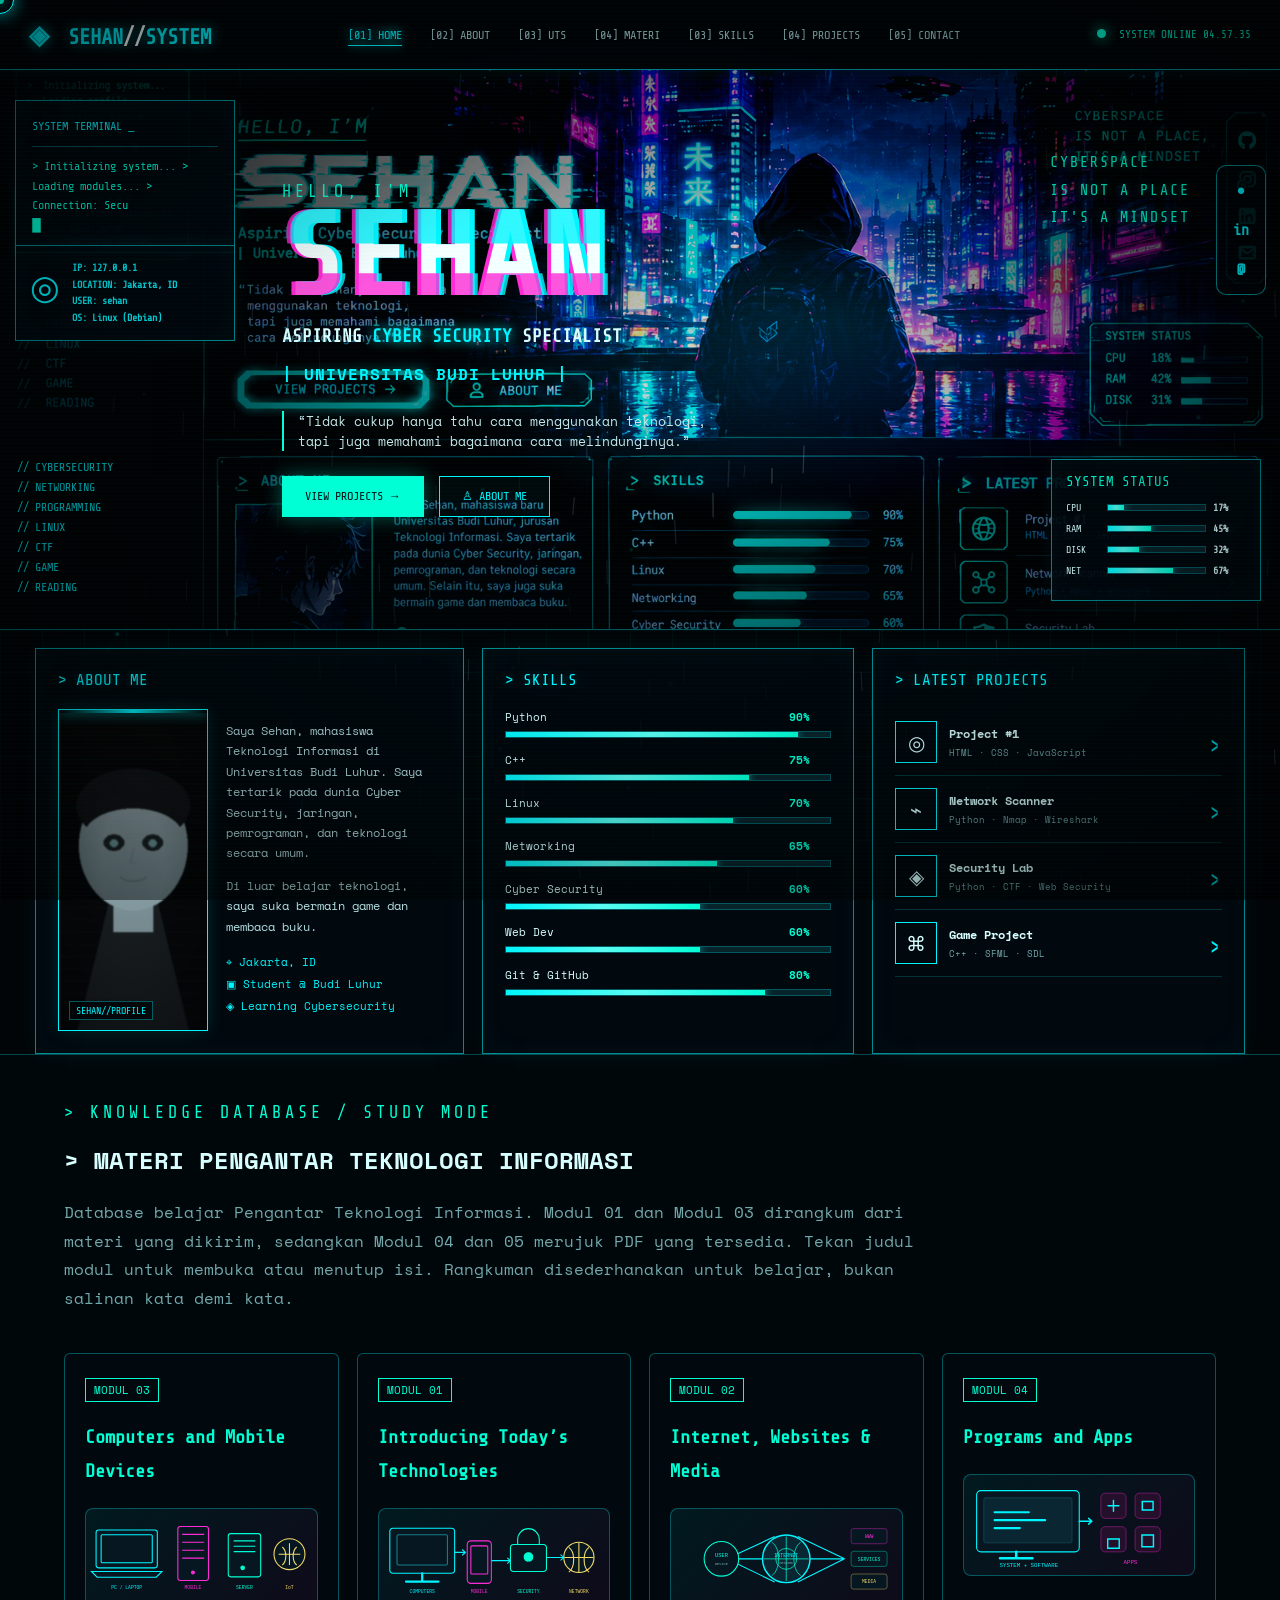
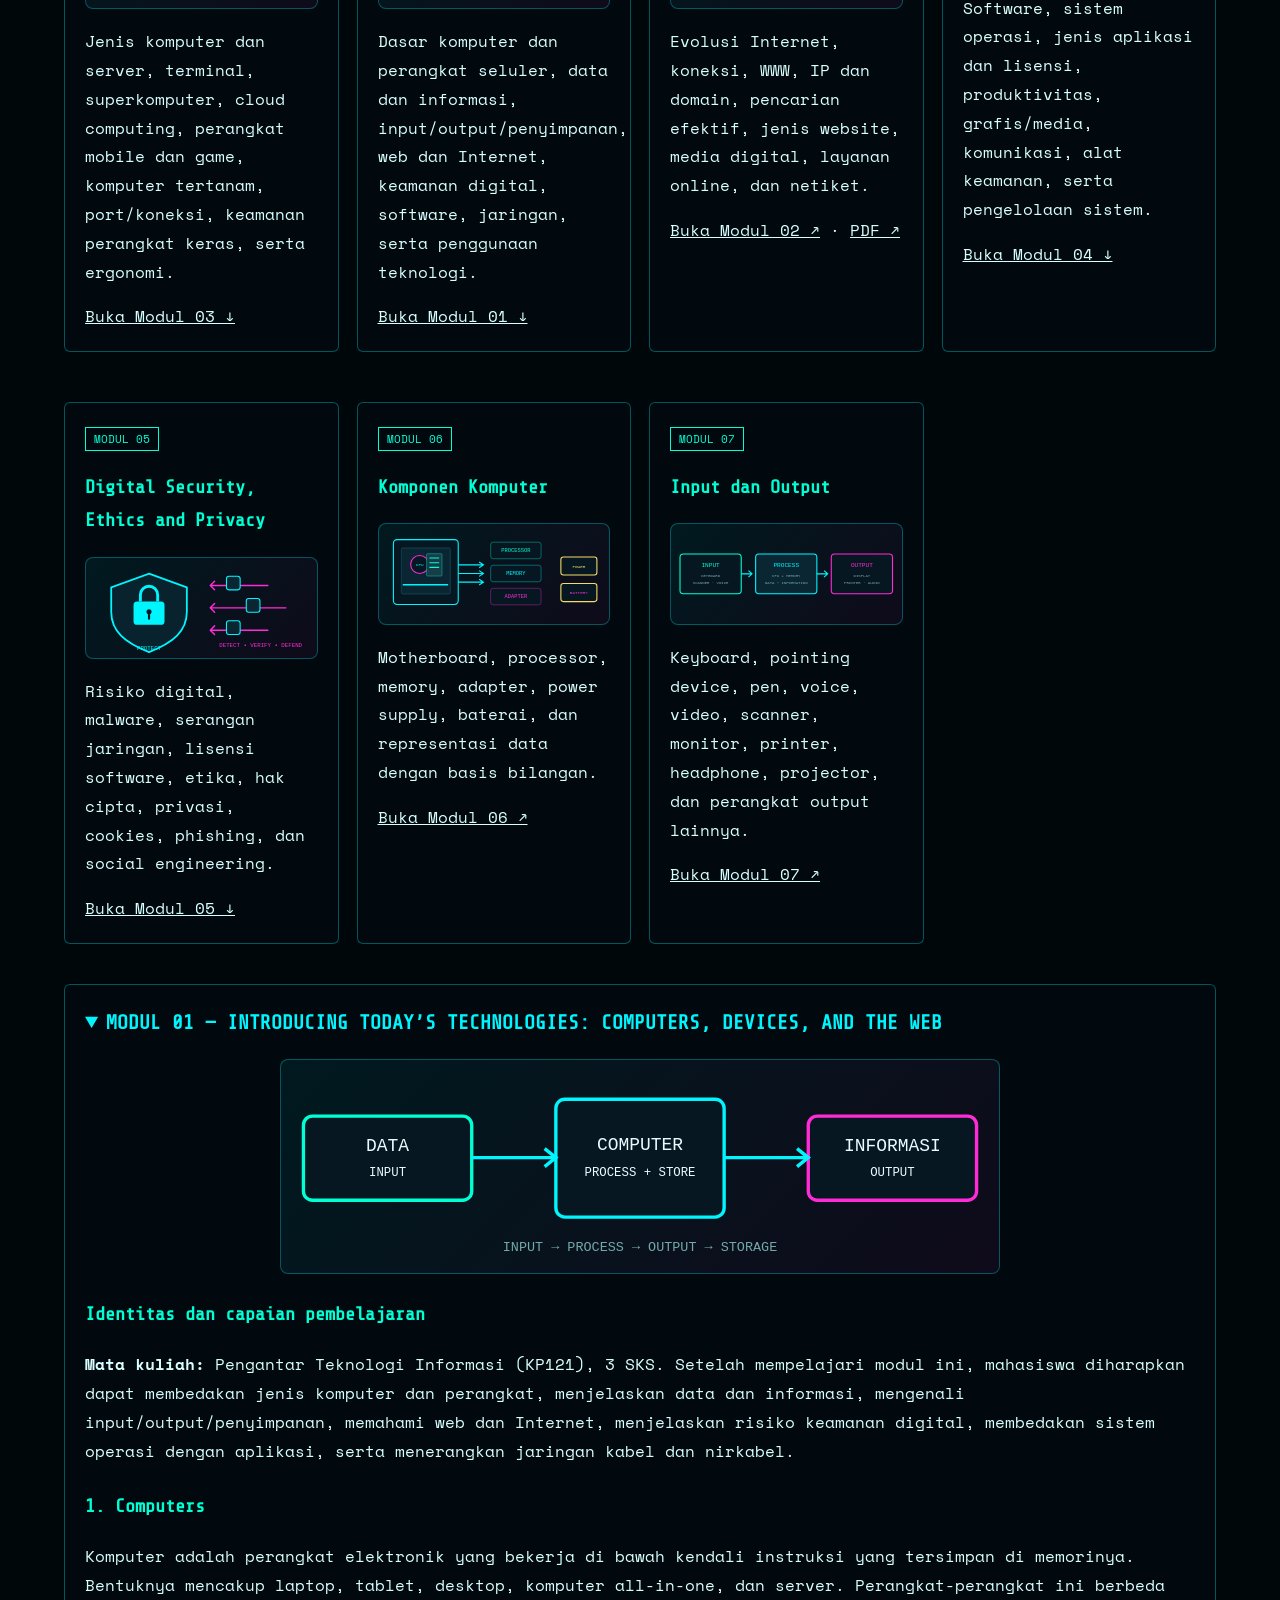
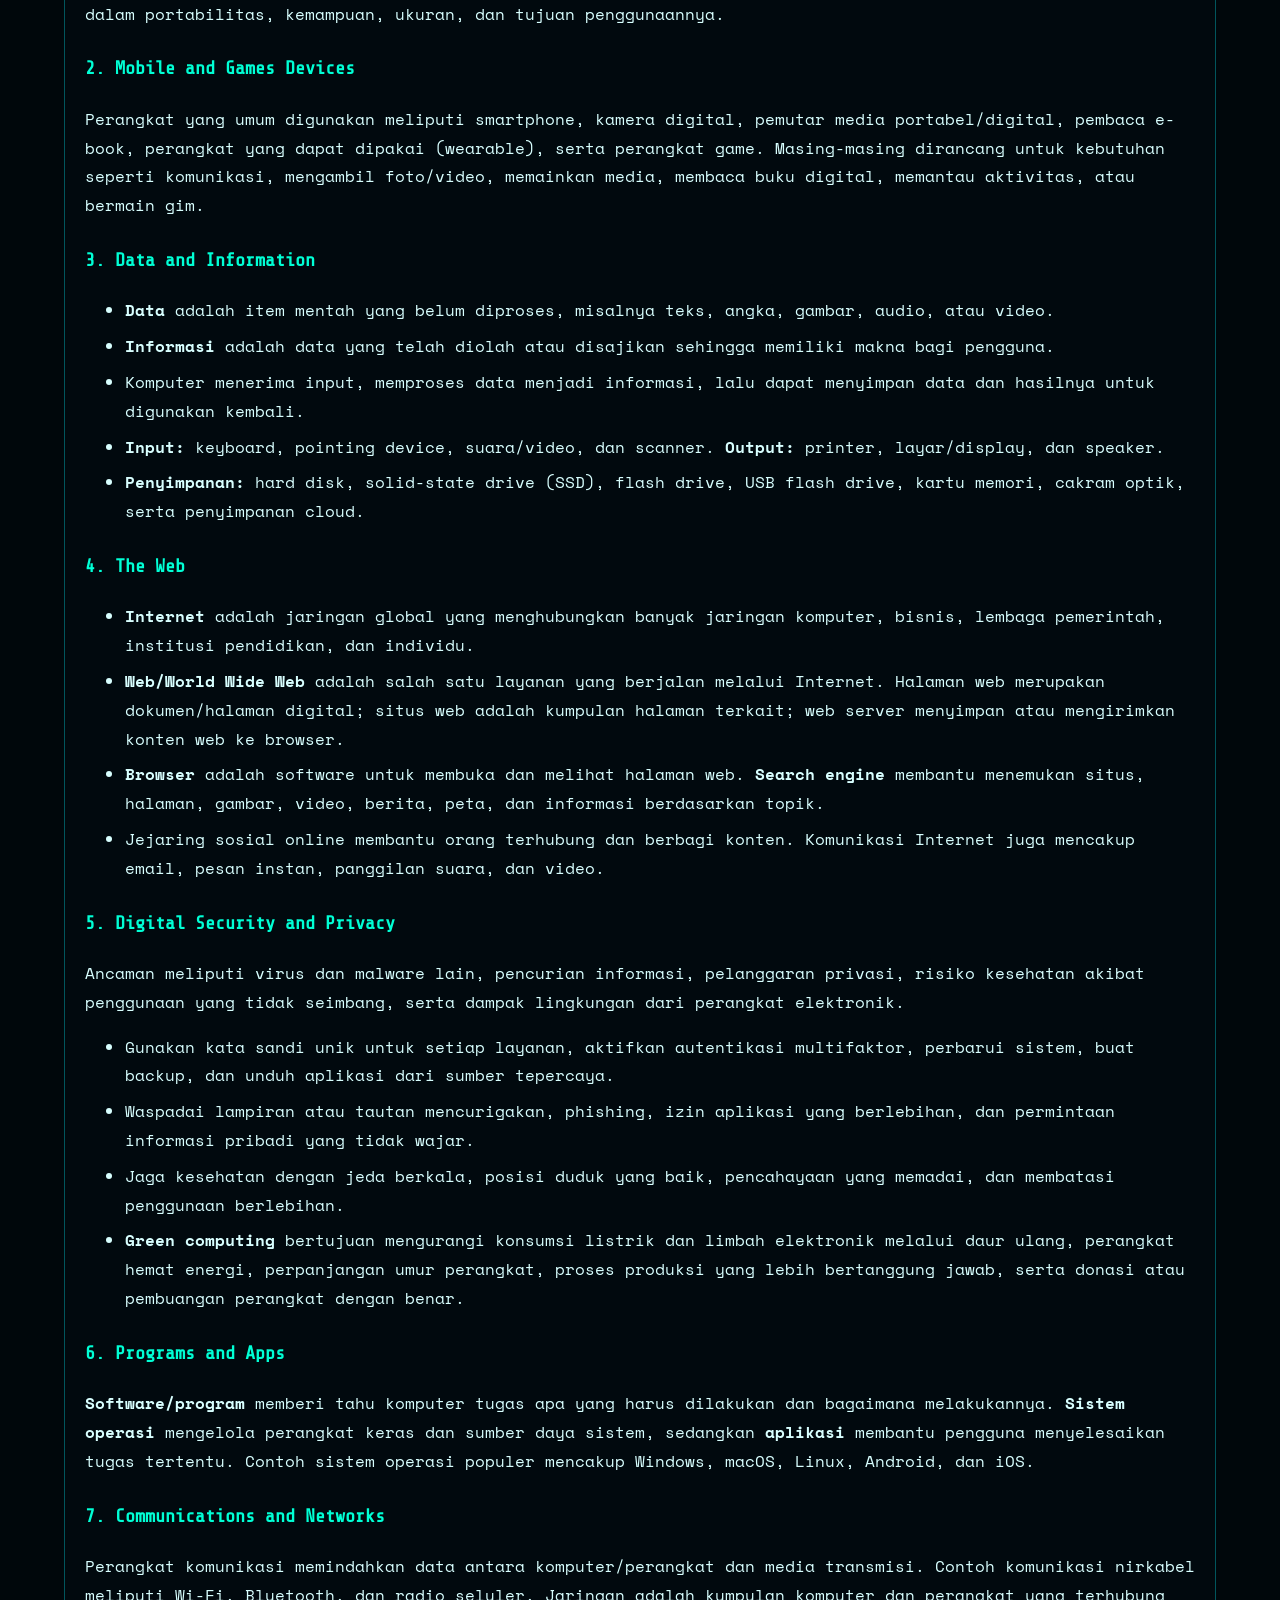
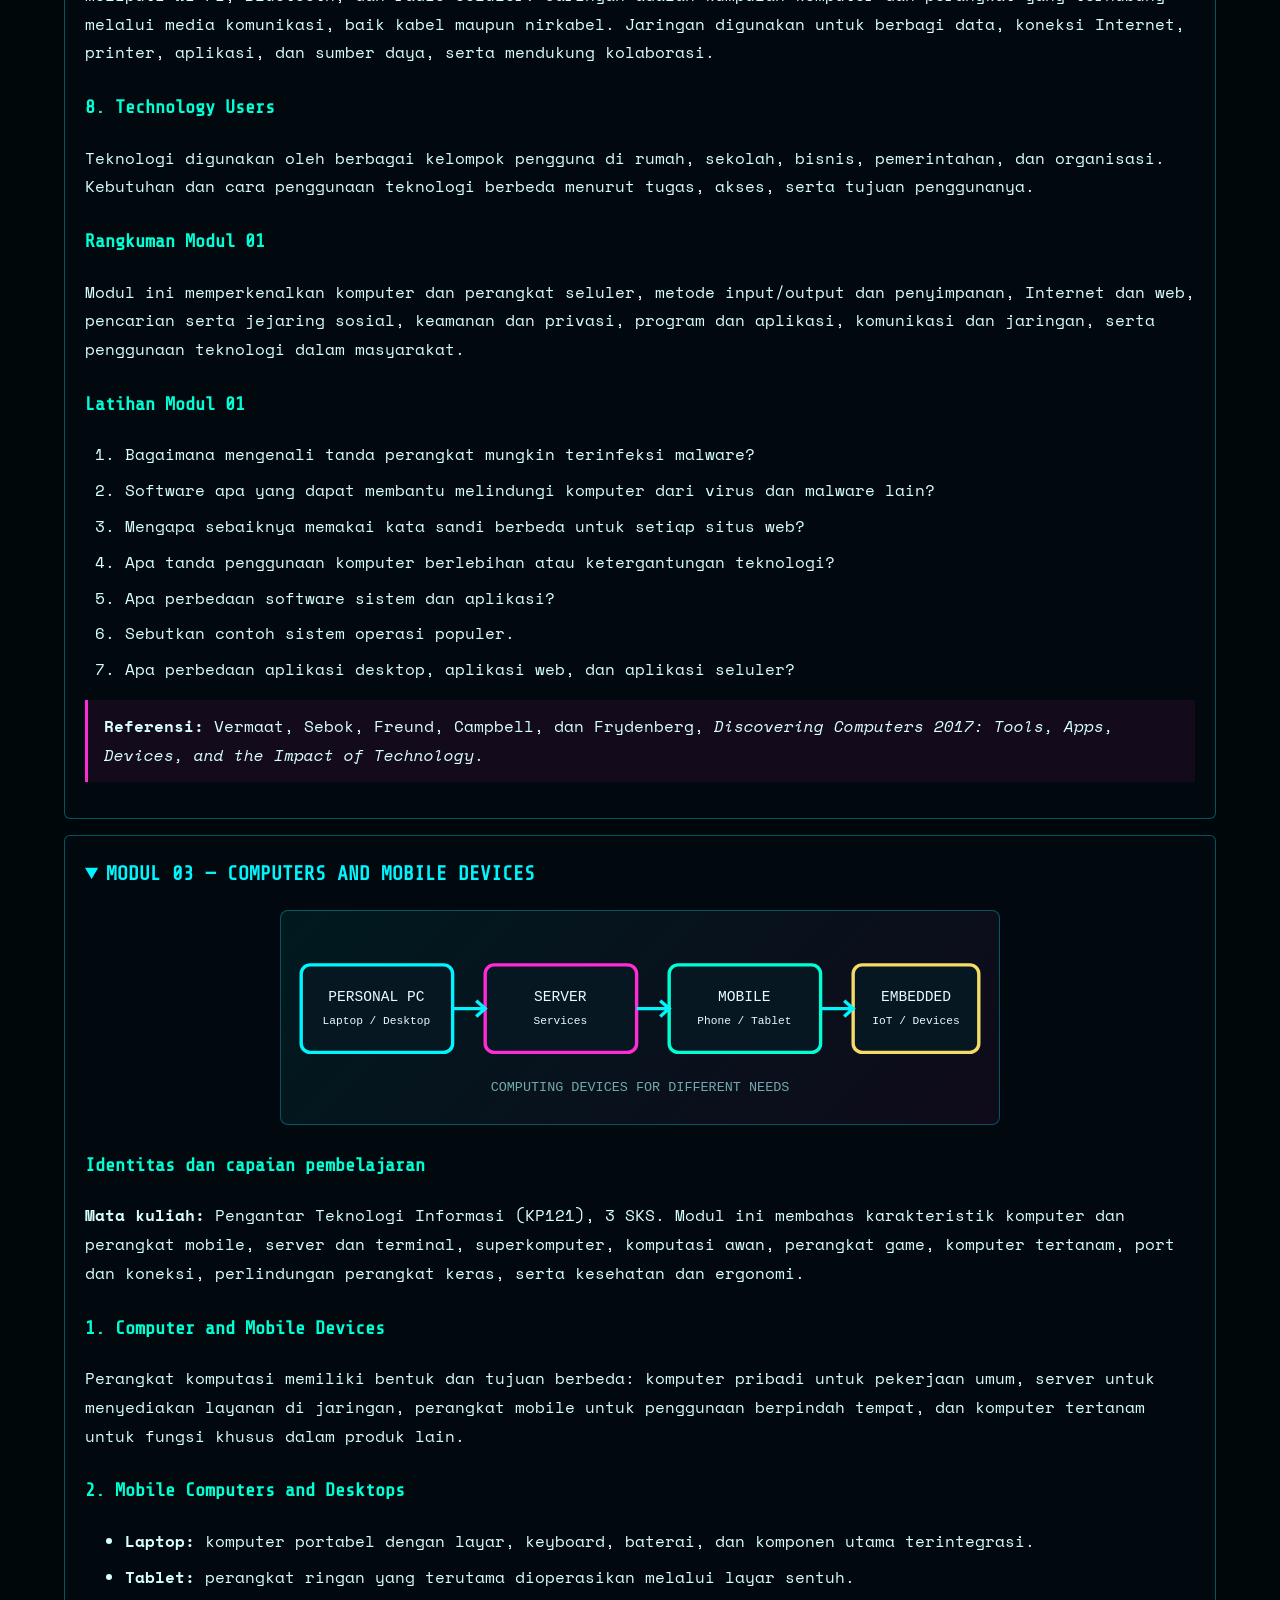
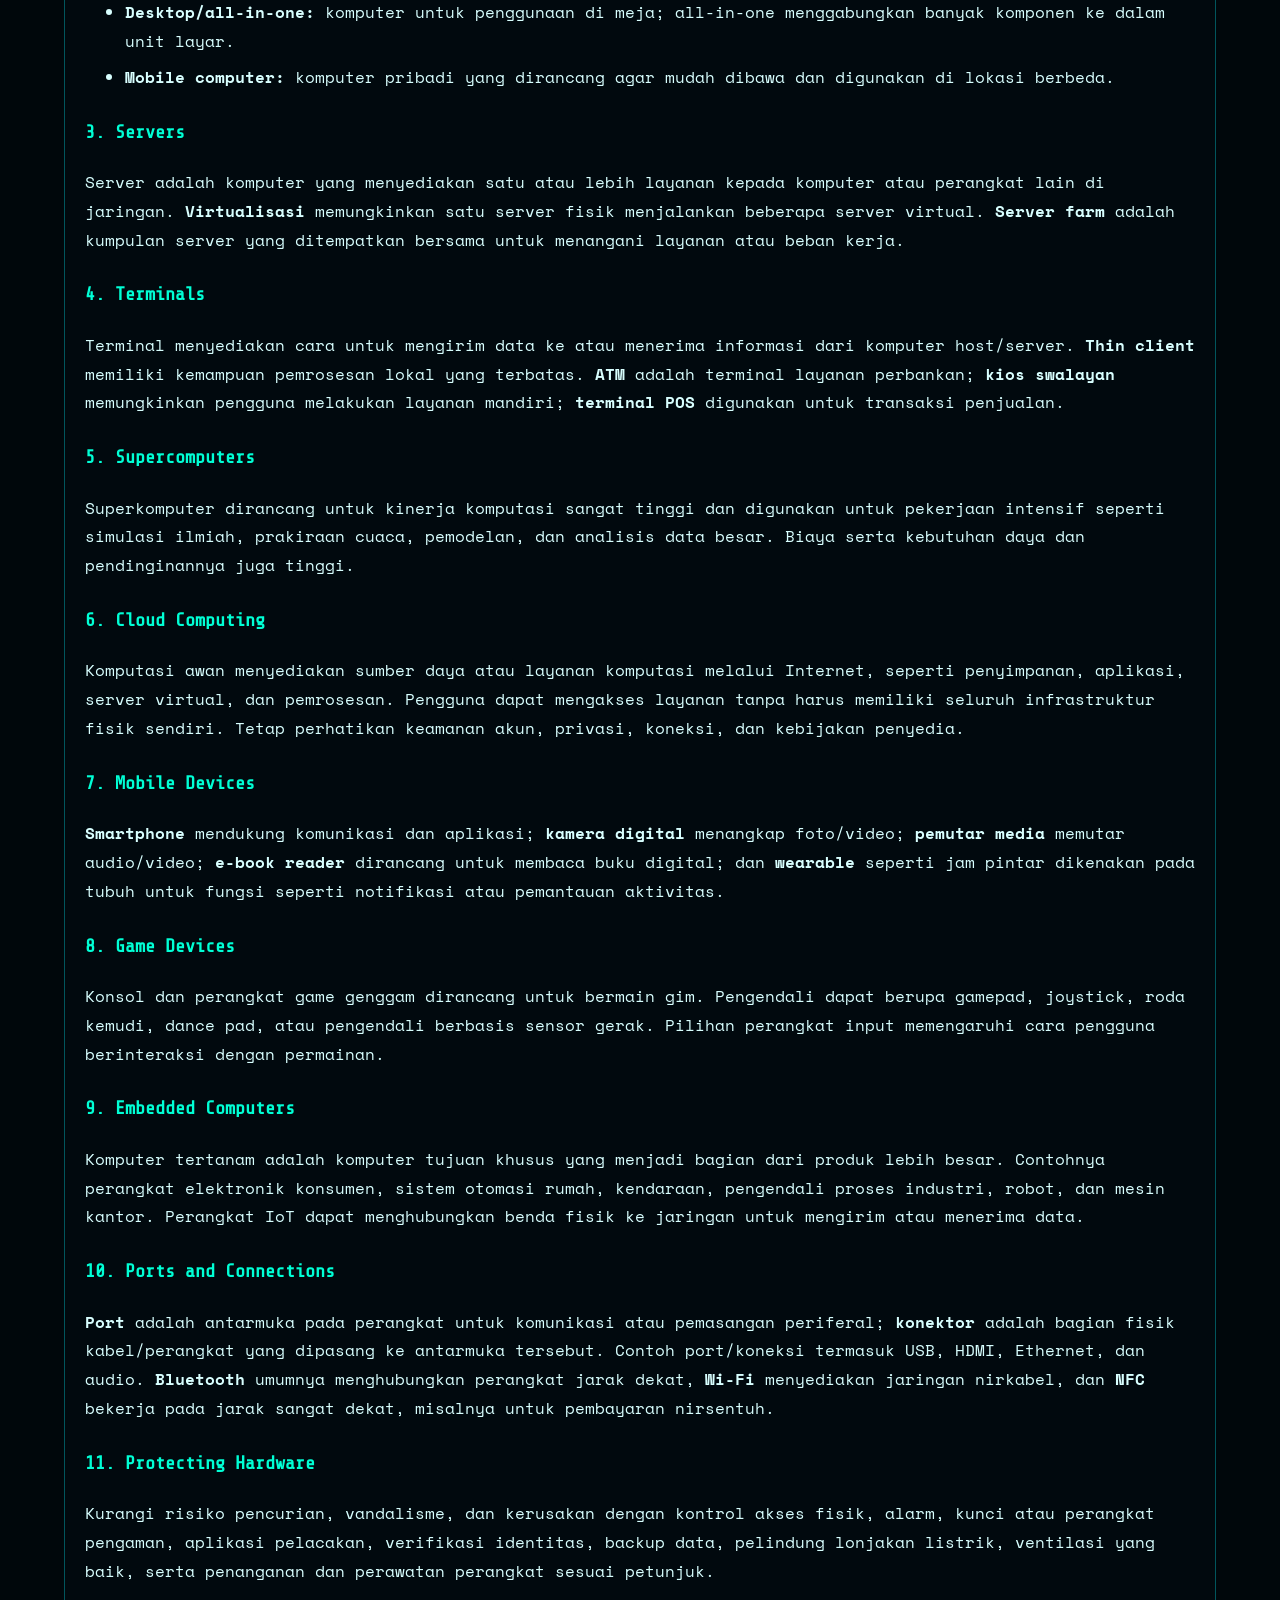
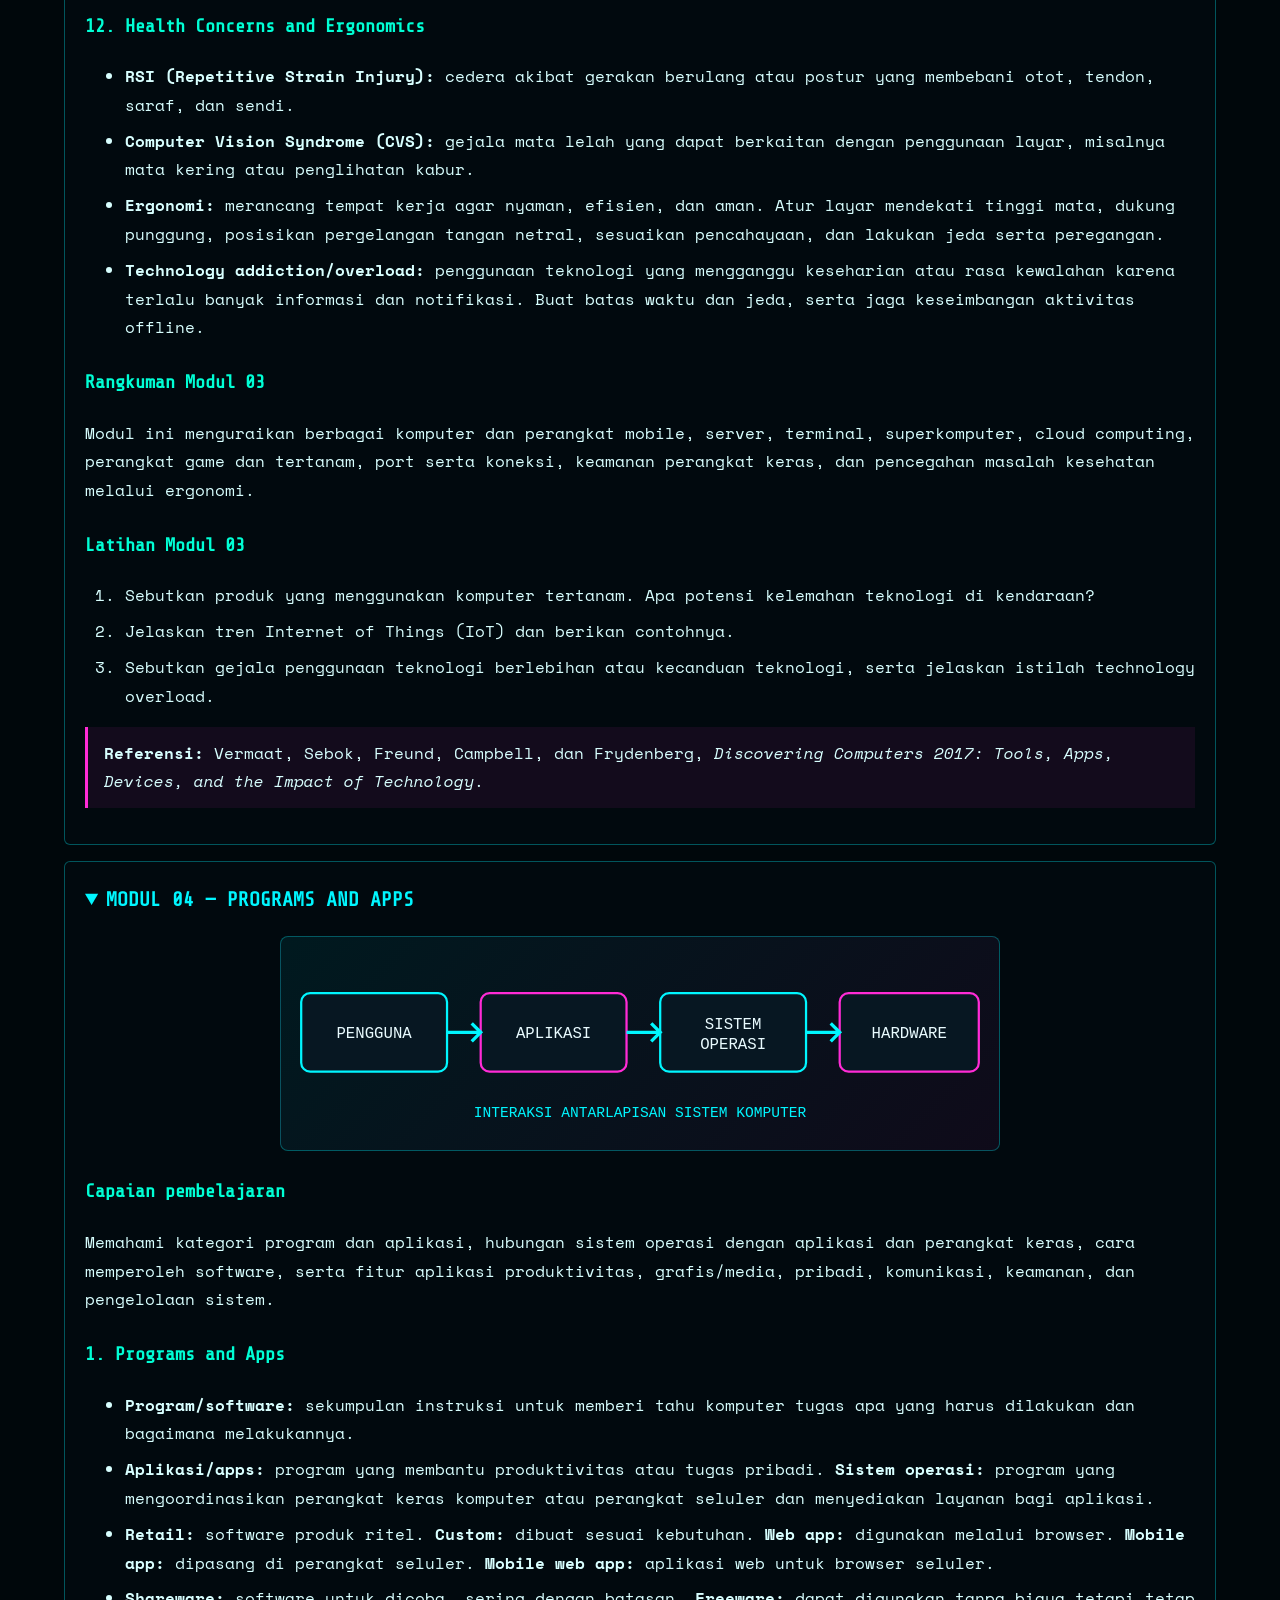
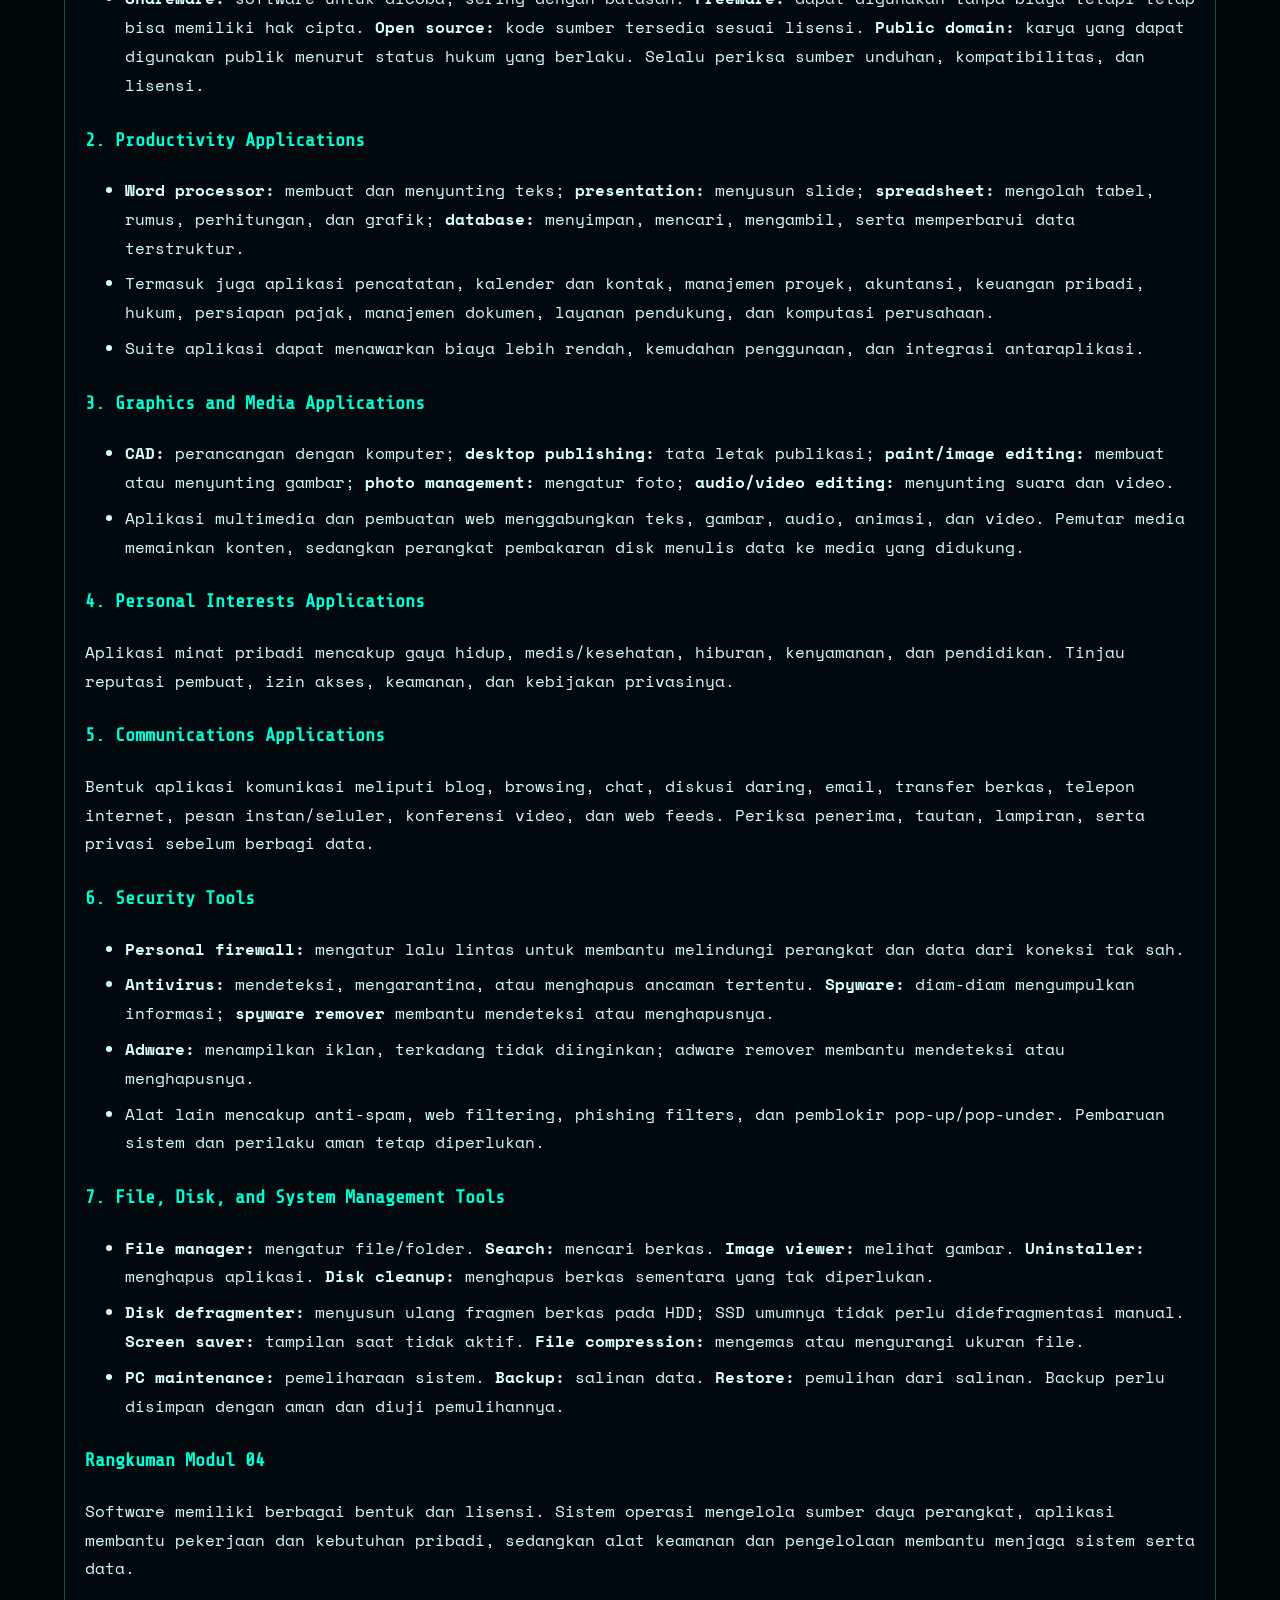
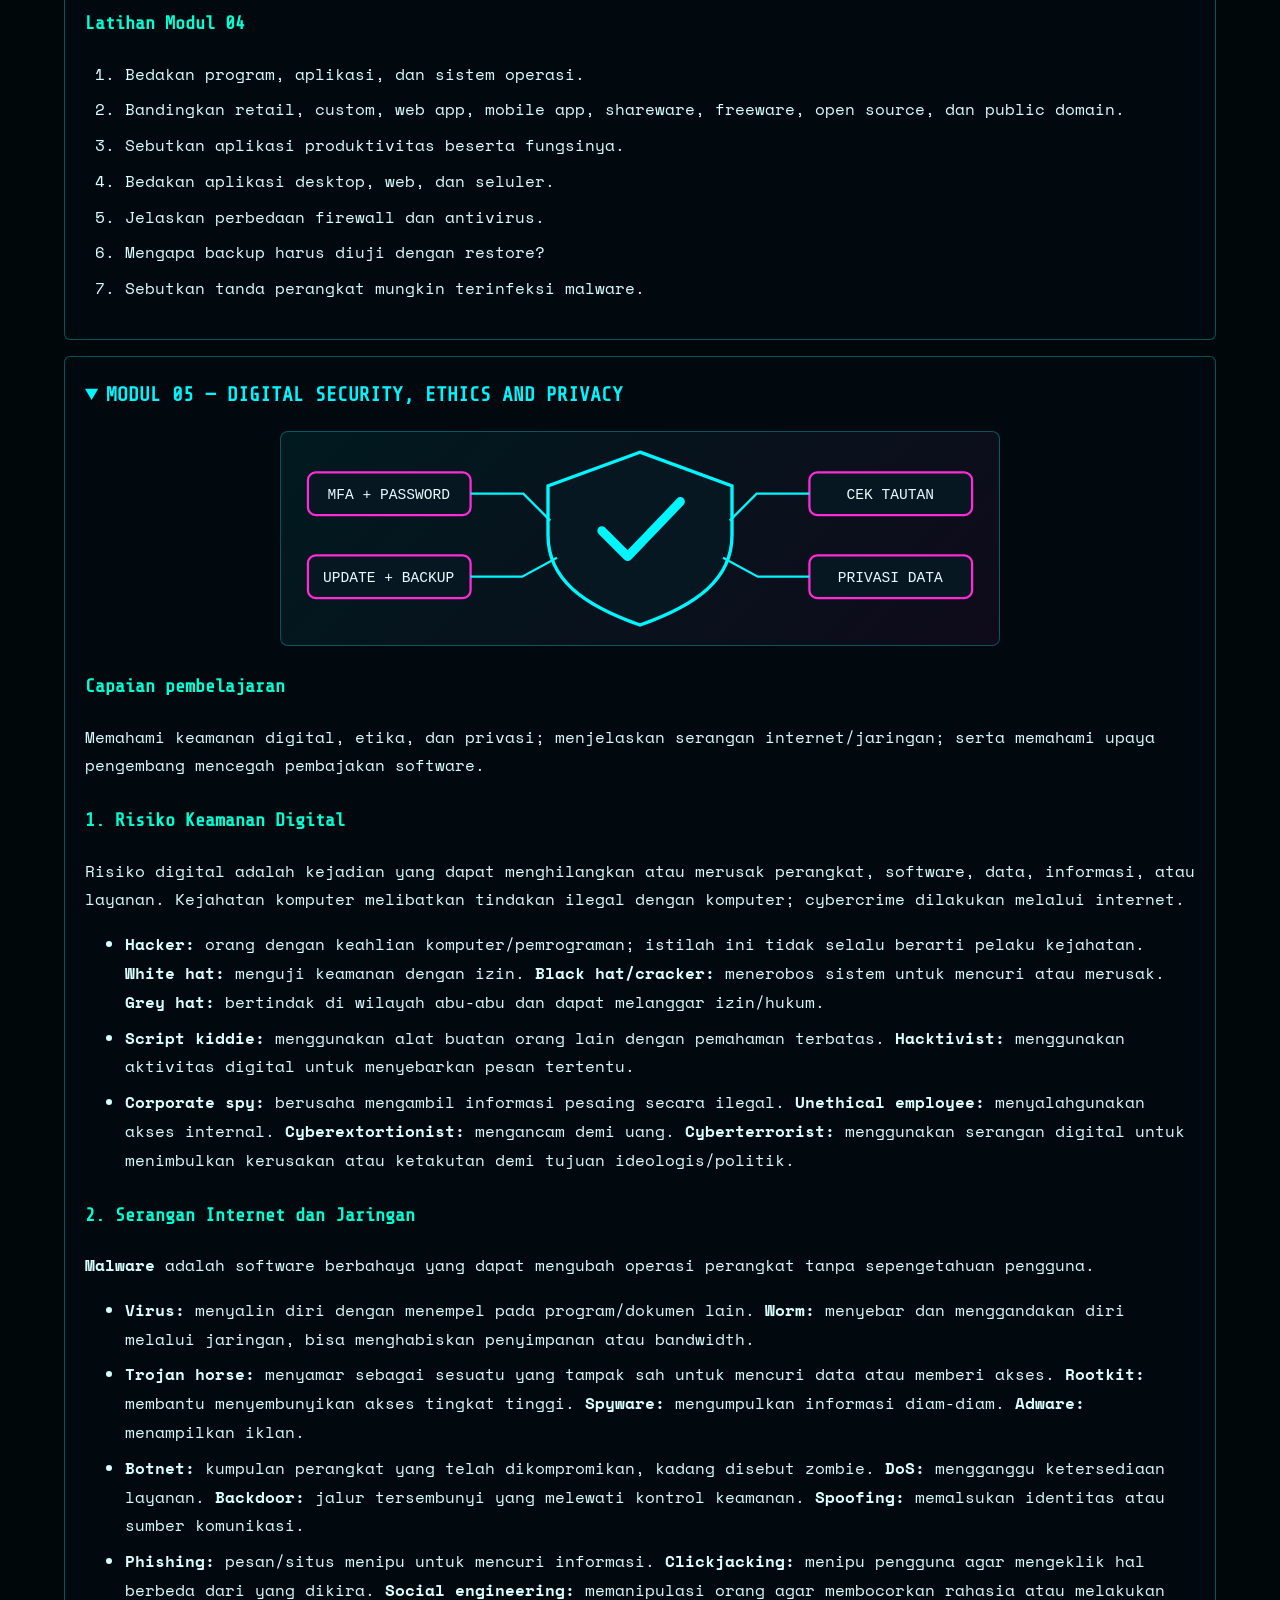
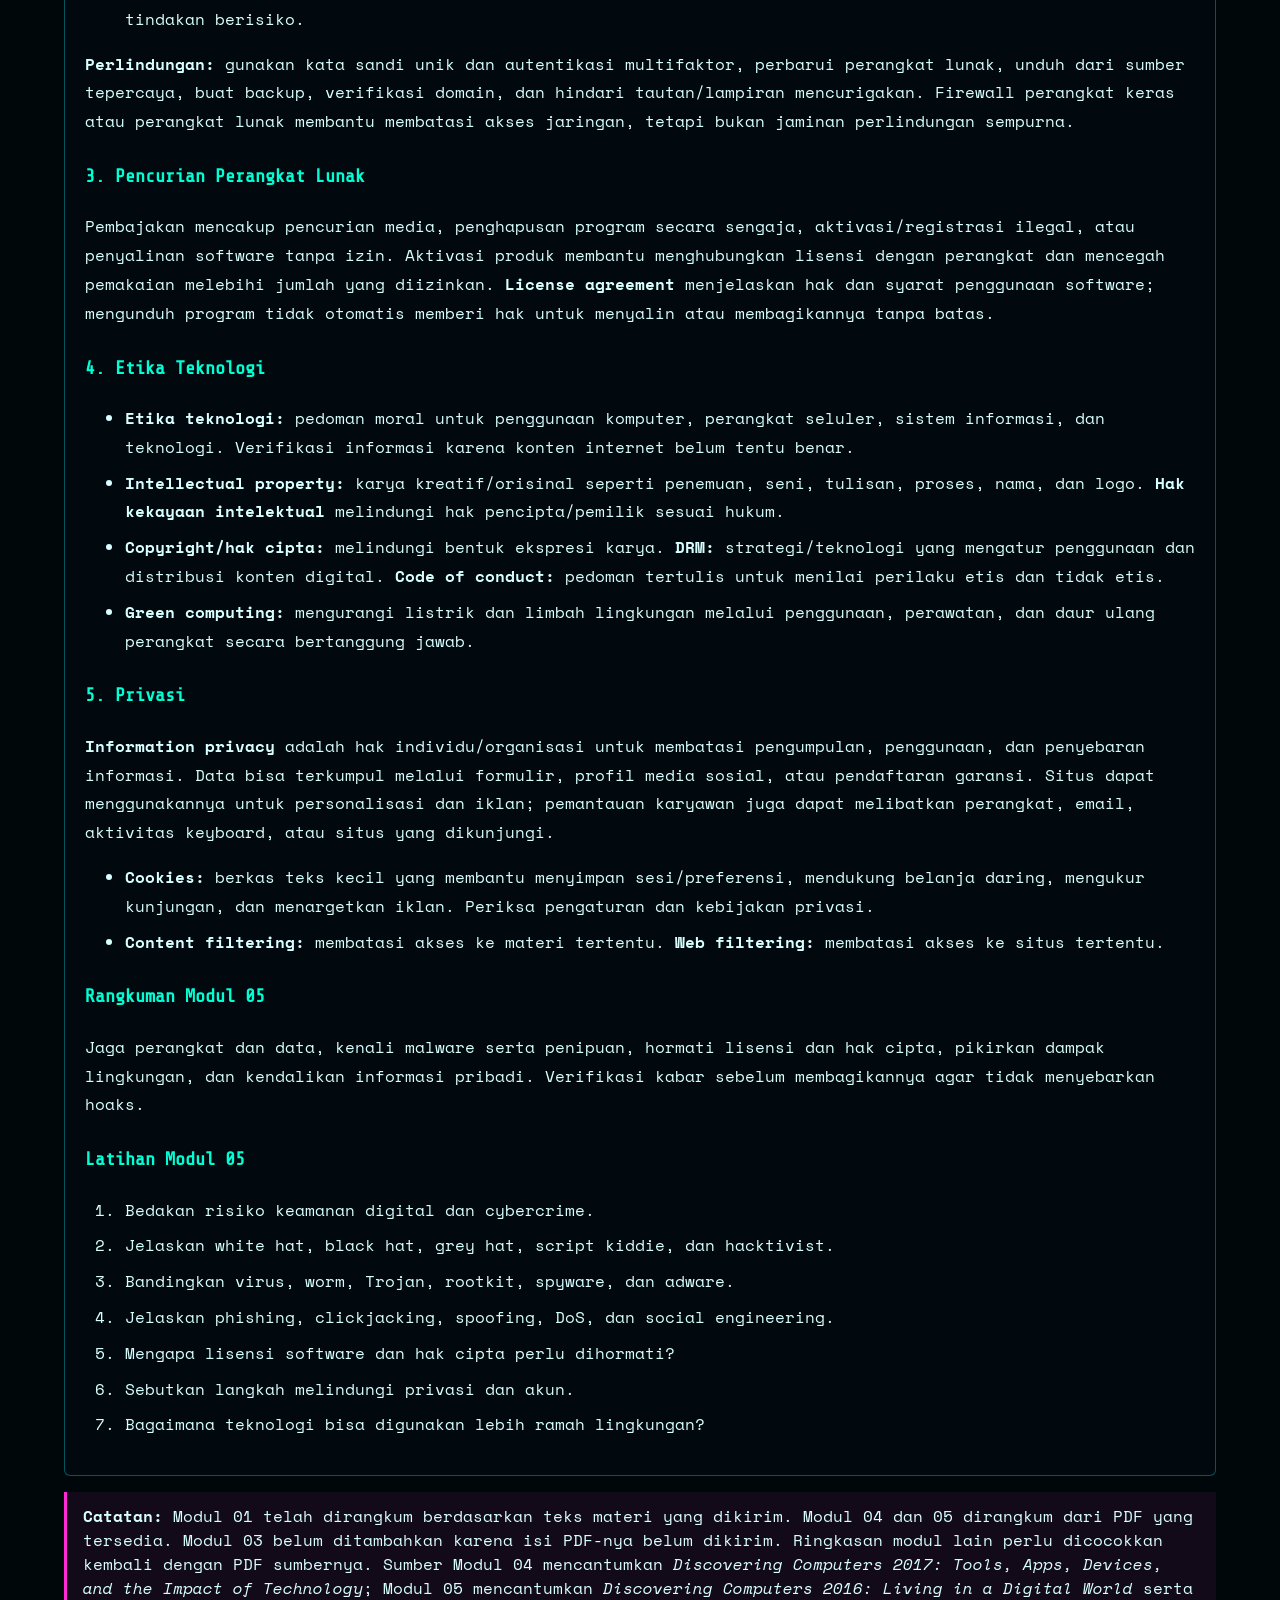
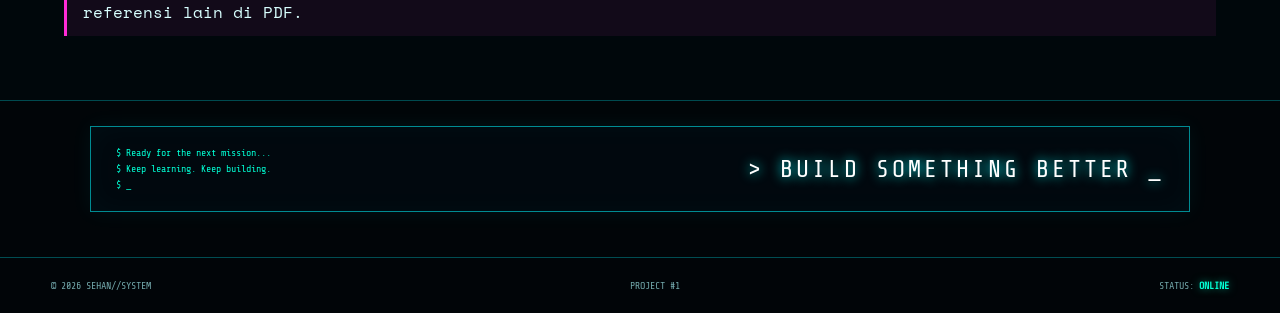
<file: index.html>
<!DOCTYPE html>
<html lang="id">
<head>
  <meta charset="UTF-8">
  <meta name="viewport" content="width=device-width, initial-scale=1.0">
  <meta name="description" content="SEHAN//SYSTEM — Portfolio dan ringkasan materi Pengantar Teknologi Informasi">
  <title>SEHAN//SYSTEM</title>
  <link rel="preconnect" href="https://fonts.googleapis.com">
  <link rel="preconnect" href="https://fonts.gstatic.com" crossorigin>
  <link href="https://fonts.googleapis.com/css2?family=Share+Tech+Mono&family=Space+Mono:wght@400;700&display=swap" rel="stylesheet">
  <link rel="stylesheet" href="style.css">
  <style>.study-section{padding:48px 5%;border-block:1px solid rgba(0,246,255,.28);background:rgba(1,8,13,.92)}.study-intro{max-width:850px;color:var(--muted);line-height:1.8}.study-grid{display:grid;grid-template-columns:repeat(auto-fit,minmax(min(100%,270px),1fr));gap:18px;margin:24px 0}.study-card,.study-module{background:rgba(2,10,15,.94);border:1px solid rgba(0,246,255,.32);padding:20px;margin:16px 0;border-radius:6px;line-height:1.8}.study-card h3,.study-module h3{color:var(--teal);font-family:"Share Tech Mono",monospace}.study-module summary{cursor:pointer;color:var(--cyan);font-family:"Share Tech Mono",monospace;font-size:20px;font-weight:bold}.study-module li{margin:7px 0}.study-tag{color:var(--teal);border:1px solid var(--teal);padding:3px 8px;font-size:11px}.study-note{border-left:3px solid var(--pink);padding:12px 16px;background:rgba(255,43,214,.07)}.study-illustration{display:block;width:100%;max-width:720px;height:auto;margin:18px auto 24px;border:1px solid rgba(0,246,255,.3);border-radius:8px;background:linear-gradient(135deg,rgba(0,246,255,.07),rgba(255,43,214,.06))}.study-card .study-illustration{margin:14px 0 18px;max-width:100%;aspect-ratio:16/7}.study-figure-caption{color:var(--muted);font-size:.85rem;margin-top:-12px;margin-bottom:18px}.study-module h3{margin-top:24px}@media(max-width:700px){.study-section{padding:28px 4%}.study-module{padding:14px}}</style>
</head>
<body>
  <canvas id="matrix"></canvas>
  <canvas id="particles"></canvas>
  <canvas id="rain"></canvas>
  <div class="grid"></div>
  <div class="scanlines"></div>
  <div class="vignette"></div>
  <div id="cursor-glow"></div>
  <div id="cursor-trail"></div>

  <header class="navbar">
    <a class="brand" href="index.html">
      <span class="brand-mark">◈</span> SEHAN<span class="dim">//</span>SYSTEM
    </a>
    <nav>
      <a class="active" href="#home">[01] HOME</a>
      <a href="about.html">[02] ABOUT</a>
      <a href="uts-ilmu-komputer.html">[03] UTS</a>
      <a href="#materi">[04] MATERI</a>
      <a href="#skills">[03] SKILLS</a>
      <a href="#projects">[04] PROJECTS</a>
      <a href="#contact">[05] CONTACT</a>
    </nav>
    <div class="online">
      <i></i> SYSTEM ONLINE <span id="clock">--:--:--</span>
    </div>
  </header>

  <main>
    <section id="home" class="hero">
      <div class="hero-bg"></div>
      <div class="hero-vignette"></div>

      <aside class="terminal left">
        <div class="terminal-head">SYSTEM TERMINAL <span class="blink">_</span></div>
        <div id="terminalText"></div>
        <b class="cursor">█</b>
      </aside>

      <aside class="identity-panel left-bottom">
        <div class="icon pulse-icon">◎</div>
        <div>
          <b>IP: 127.0.0.1</b>
          <b>LOCATION: Jakarta, ID</b>
          <b>USER: sehan</b>
          <b>OS: Linux (Debian)</b>
        </div>
      </aside>

      <div class="left-tags">
        <span class="tag">// CYBERSECURITY</span>
        <span class="tag">// NETWORKING</span>
        <span class="tag">// PROGRAMMING</span>
        <span class="tag">// LINUX</span>
        <span class="tag">// CTF</span>
        <span class="tag">// GAME</span>
        <span class="tag">// READING</span>
      </div>

      <div class="hero-copy">
        <p class="eyebrow">HELLO, I'M</p>
        <h1 class="glitch" data-text="SEHAN">SEHAN</h1>
        <h2>ASPIRING <strong>CYBER SECURITY</strong> SPECIALIST</h2>
        <p class="uni">| UNIVERSITAS BUDI LUHUR |</p>
        <p class="quote">
          “Tidak cukup hanya tahu cara menggunakan teknologi,<br>
          tapi juga memahami bagaimana cara melindunginya.”
        </p>
        <div class="actions">
          <a class="btn primary" href="#projects">VIEW PROJECTS →</a>
          <a class="btn" href="about.html">♙ ABOUT ME</a>
        </div>
      </div>

      <div class="cyber-message">
        <span class="line">CYBERSPACE</span>
        <span class="line">IS NOT A PLACE</span>
        <span class="line">IT'S A MINDSET</span>
      </div>

      <div class="social-rail" id="contact">
        <a href="https://github.com/shnlegend-debug" target="_blank" rel="noreferrer" aria-label="GitHub">●</a>
        <a href="#" aria-label="LinkedIn">in</a>
        <a href="mailto:sehan@example.com" aria-label="Email">@</a>
      </div>

      <aside class="status-panel">
        <h3>SYSTEM STATUS</h3>
        <div class="status-row">
          <span>CPU</span>
          <div><i style="width:18%"></i></div>
          <b>18%</b>
        </div>
        <div class="status-row">
          <span>RAM</span>
          <div><i style="width:42%"></i></div>
          <b>42%</b>
        </div>
        <div class="status-row">
          <span>DISK</span>
          <div><i style="width:31%"></i></div>
          <b>31%</b>
        </div>
        <div class="status-row">
          <span>NET</span>
          <div><i style="width:67%"></i></div>
          <b>67%</b>
        </div>
      </aside>
    </section>

    <section class="dashboard">
      <article class="card about-card">
        <h2>&gt; ABOUT ME</h2>
        <div class="about-content">
          <div class="portrait">
            <img src="assets/profile.png" alt="SEHAN" class="portrait-img" onerror="this.style.display='none'">
            <div class="portrait-scan"></div>
            <div class="portrait-overlay"></div>
            <span>SEHAN//PROFILE</span>
          </div>
          <div>
            <p>
              Saya Sehan, mahasiswa Teknologi Informasi di Universitas Budi Luhur.
              Saya tertarik pada dunia Cyber Security, jaringan, pemrograman, dan teknologi secara umum.
            </p>
            <p>Di luar belajar teknologi, saya suka bermain game dan membaca buku.</p>
            <ul class="facts">
              <li>⌖ Jakarta, ID</li>
              <li>▣ Student @ Budi Luhur</li>
              <li>◈ Learning Cybersecurity</li>
            </ul>
          </div>
        </div>
      </article>

      <article class="card" id="skills">
        <h2>&gt; SKILLS</h2>
        <div class="skill">
          <span>Python</span><b>90%</b>
          <div><i style="width:90%"></i></div>
        </div>
        <div class="skill">
          <span>C++</span><b>75%</b>
          <div><i style="width:75%"></i></div>
        </div>
        <div class="skill">
          <span>Linux</span><b>70%</b>
          <div><i style="width:70%"></i></div>
        </div>
        <div class="skill">
          <span>Networking</span><b>65%</b>
          <div><i style="width:65%"></i></div>
        </div>
        <div class="skill">
          <span>Cyber Security</span><b>60%</b>
          <div><i style="width:60%"></i></div>
        </div>
        <div class="skill">
          <span>Web Dev</span><b>60%</b>
          <div><i style="width:60%"></i></div>
        </div>
        <div class="skill">
          <span>Git & GitHub</span><b>80%</b>
          <div><i style="width:80%"></i></div>
        </div>
      </article>

      <article class="card" id="projects">
        <h2>&gt; LATEST PROJECTS</h2>
        <a class="project" href="#">
          <span class="project-icon">◎</span>
          <div>
            <strong>Project #1</strong>
            <small>HTML · CSS · JavaScript</small>
          </div>
          <em>›</em>
        </a>
        <a class="project" href="#">
          <span class="project-icon">⌁</span>
          <div>
            <strong>Network Scanner</strong>
            <small>Python · Nmap · Wireshark</small>
          </div>
          <em>›</em>
        </a>
        <a class="project" href="#">
          <span class="project-icon">◈</span>
          <div>
            <strong>Security Lab</strong>
            <small>Python · CTF · Web Security</small>
          </div>
          <em>›</em>
        </a>
        <a class="project" href="#">
          <span class="project-icon">⌘</span>
          <div>
            <strong>Game Project</strong>
            <small>C++ · SFML · SDL</small>
          </div>
          <em>›</em>
        </a>
      </article>
    </section>


    <section id="materi" class="study-section">
      <p class="eyebrow">&gt; KNOWLEDGE DATABASE / STUDY MODE</p>
      <h2>&gt; MATERI PENGANTAR TEKNOLOGI INFORMASI</h2>
      <p class="study-intro">Database belajar Pengantar Teknologi Informasi. Modul 01 dan Modul 03 dirangkum dari materi yang dikirim, sedangkan Modul 04 dan 05 merujuk PDF yang tersedia. Tekan judul modul untuk membuka atau menutup isi. Rangkuman disederhanakan untuk belajar, bukan salinan kata demi kata.</p>
      <div class="study-grid">
        <article class="study-card"><span class="study-tag">MODUL 03</span><h3>Computers and Mobile Devices</h3><svg class="study-illustration" viewBox="0 0 640 250" role="img" aria-label="Ilustrasi laptop, server, smartphone dan perangkat IoT"><g fill="#071722" stroke-width="3"><rect x="28" y="45" width="170" height="105" rx="7" stroke="#00f6ff"/><rect x="42" y="58" width="142" height="78" rx="3" stroke="#00f6ff"/><path d="M15 160h196l-16 16H31z" stroke="#00f6ff"/><rect x="255" y="35" width="85" height="150" rx="7" stroke="#ff2bd6"/><path d="M267 57h61m-61 22h61m-61 22h61m-61 22h61" stroke="#ff2bd6"/><circle cx="297" cy="163" r="4" fill="#ff2bd6" stroke="#ff2bd6"/><rect x="395" y="55" width="90" height="120" rx="7" stroke="#00ffd5"/><path d="M410 75h60m-60 15h60m-60 15h60" stroke="#00ffd5"/><circle cx="435" cy="150" r="5" fill="#00ffd5" stroke="#00ffd5"/><circle cx="565" cy="112" r="43" stroke="#f4db68"/><path d="M535 112h60m-30 -30v60m-20 -50c13 10 13 40 0 50m40 -50c-13 10-13 40 0 50" stroke="#f4db68" fill="none"/></g><g font-family="monospace" font-size="13" text-anchor="middle"><text x="113" y="208" fill="#00f6ff">PC / LAPTOP</text><text x="297" y="208" fill="#ff2bd6">MOBILE</text><text x="440" y="208" fill="#00ffd5">SERVER</text><text x="565" y="208" fill="#f4db68">IoT</text></g></svg><p>Jenis komputer dan server, terminal, superkomputer, cloud computing, perangkat mobile dan game, komputer tertanam, port/koneksi, keamanan perangkat keras, serta ergonomi.</p><a href="#study-modul03">Buka Modul 03 ↓</a></article>
        <article class="study-card"><span class="study-tag">MODUL 01</span><h3>Introducing Today’s Technologies</h3><svg class="study-illustration" viewBox="0 0 640 260" role="img" aria-label="Ilustrasi komputer, perangkat seluler, cloud, dan jaringan"><g fill="#071722" stroke-width="3"><rect x="30" y="45" width="180" height="125" rx="9" stroke="#00f6ff"/><rect x="50" y="63" width="140" height="84" rx="4" stroke="#177e89"/><path d="M120 170v23m-45 0h90" stroke="#00f6ff" stroke-width="6" stroke-linecap="round"/><rect x="245" y="80" width="67" height="118" rx="10" stroke="#ff2bd6"/><rect x="255" y="94" width="47" height="78" rx="3" stroke="#ff2bd6"/><rect x="365" y="90" width="100" height="75" rx="9" stroke="#00ffd5"/><path d="M385 90v-14a30 30 0 0 1 60 0v14" fill="none" stroke="#00ffd5"/><circle cx="415" cy="125" r="12" fill="#00ffd5" stroke="#00ffd5"/><path d="M415 137v12" stroke="#071722" stroke-width="5"/><circle cx="555" cy="126" r="42" stroke="#f4db68"/><path d="M514 126h82m-41 -41v82m-28 -69c18 12 18 55 0 69m56 -69c-18 12-18 55 0 69" stroke="#f4db68" fill="none"/></g><g fill="none" stroke="#00f6ff" stroke-width="3"><path d="M210 112h30m-9 -8 9 8-9 8M312 135h53m-9 -8 9 8-9 8M465 126h48m-9 -8 9 8-9 8"/></g><g font-family="monospace" font-size="13" text-anchor="middle"><text x="120" y="224" fill="#00f6ff">COMPUTERS</text><text x="278" y="224" fill="#ff2bd6">MOBILE</text><text x="415" y="224" fill="#00ffd5">SECURITY</text><text x="555" y="224" fill="#f4db68">NETWORK</text></g></svg><p>Dasar komputer dan perangkat seluler, data dan informasi, input/output/penyimpanan, web dan Internet, keamanan digital, software, jaringan, serta penggunaan teknologi.</p><a href="#study-modul01">Buka Modul 01 ↓</a></article>
        <article class="study-card"><span class="study-tag">MODUL 02</span><h3>Internet, Websites & Media</h3><svg class="study-illustration" viewBox="0 0 640 260" role="img" aria-label="Ilustrasi jaringan Internet, website, layanan, dan media digital"><g fill="none" stroke="#00f6ff" stroke-width="3"><path d="M155 130L288 68M155 130L288 194M155 130h133M352 68l130 62M352 194l130-64M352 130h130"/></g><circle cx="140" cy="130" r="48" fill="#071722" stroke="#00ffd5" stroke-width="3"/><text x="140" y="126" text-anchor="middle" fill="#00ffd5" font-size="15" font-family="monospace">USER</text><text x="140" y="146" text-anchor="middle" fill="#73a9ac" font-size="10" font-family="monospace">DEVICE</text><circle cx="320" cy="130" r="66" fill="#0b2633" stroke="#00f6ff" stroke-width="4"/><circle cx="320" cy="130" r="29" fill="none" stroke="#00ffd5" stroke-width="2"/><path d="M258 130h124M320 68v124M280 84c25 15 25 77 0 92M360 84c-25 15-25 77 0 92" stroke="#00ffd5" stroke-width="2" fill="none"/><text x="320" y="126" text-anchor="middle" fill="#00f6ff" font-size="14" font-family="monospace">INTERNET</text><text x="320" y="145" text-anchor="middle" fill="#73a9ac" font-size="9" font-family="monospace">NETWORK</text><g font-family="monospace" text-anchor="middle" font-size="13"><rect x="500" y="46" width="100" height="42" rx="7" fill="#071722" stroke="#ff2bd6"/><text x="550" y="72" fill="#ff2bd6">WWW</text><rect x="500" y="109" width="100" height="42" rx="7" fill="#071722" stroke="#00ffd5"/><text x="550" y="135" fill="#00ffd5">SERVICES</text><rect x="500" y="172" width="100" height="42" rx="7" fill="#071722" stroke="#f4db68"/><text x="550" y="198" fill="#f4db68">MEDIA</text></g></svg><p>Evolusi Internet, koneksi, WWW, IP dan domain, pencarian efektif, jenis website, media digital, layanan online, dan netiket.</p><a href="materi.html#modul02">Buka Modul 02 ↗</a> · <a href="TTI-2.pdf" target="_blank" rel="noreferrer">PDF ↗</a></article>
        <article class="study-card"><span class="study-tag">MODUL 04</span><h3>Programs and Apps</h3><svg class="study-illustration" viewBox="0 0 640 260" role="img" aria-label="Ilustrasi komputer dan aplikasi yang saling terhubung"><rect x="35" y="35" width="285" height="170" rx="12" fill="#071722" stroke="#00f6ff" stroke-width="3"/><rect x="55" y="55" width="245" height="125" rx="5" fill="#0b2633" stroke="#177e89"/><path d="M85 95h95m-95 22h140m-140 22h70" stroke="#00f6ff" stroke-width="6" stroke-linecap="round"/><path d="M145 205v18m-45 0h90" stroke="#00f6ff" stroke-width="7" stroke-linecap="round"/><g fill="#ff2bd6" stroke="#ff2bd6"><rect x="380" y="42" width="70" height="70" rx="12" fill="#25102b"/><rect x="475" y="42" width="70" height="70" rx="12" fill="#25102b"/><rect x="380" y="135" width="70" height="70" rx="12" fill="#25102b"/><rect x="475" y="135" width="70" height="70" rx="12" fill="#25102b"/></g><g fill="none" stroke="#00f6ff" stroke-width="4" stroke-linecap="round"><path d="M400 77h30m-15 -15v30M495 65h30v24h-30zM399 169h32v26h-32zM494 158h32v33h-32z"/><path d="M320 120h35m0 0-9 -8m9 8-9 8"/></g><text x="180" y="248" text-anchor="middle" fill="#00f6ff" font-size="16" font-family="monospace">SYSTEM + SOFTWARE</text><text x="462" y="238" text-anchor="middle" fill="#ff2bd6" font-size="16" font-family="monospace">APPS</text></svg><p>Software, sistem operasi, jenis aplikasi dan lisensi, produktivitas, grafis/media, komunikasi, alat keamanan, serta pengelolaan sistem.</p><a href="#study-modul04">Buka Modul 04 ↓</a></article>
        <article class="study-card"><span class="study-tag">MODUL 05</span><h3>Digital Security, Ethics and Privacy</h3><svg class="study-illustration" viewBox="0 0 640 260" role="img" aria-label="Ilustrasi perisai dan gembok keamanan digital"><path d="M175 35l105 38v68c0 55-39 86-105 112-66-26-105-57-105-112V73z" fill="#08222e" stroke="#00f6ff" stroke-width="5"/><rect x="132" y="112" width="86" height="65" rx="10" fill="#00f6ff"/><path d="M151 112V94a24 24 0 0 1 48 0v18" fill="none" stroke="#00f6ff" stroke-width="8"/><circle cx="175" cy="141" r="7" fill="#071722"/><path d="M175 147v13" stroke="#071722" stroke-width="6" stroke-linecap="round"/><g fill="none" stroke="#ff2bd6" stroke-width="4" stroke-linecap="round"><path d="M345 68h160m-160 0 12 -12m-12 12 12 12M345 130h210m-210 0 12 -12m-12 12 12 12M345 192h160m-160 0 12 -12m-12 12 12 12"/></g><g fill="#0b2633" stroke="#00f6ff" stroke-width="3"><rect x="390" y="42" width="38" height="38" rx="7"/><rect x="445" y="104" width="38" height="38" rx="7"/><rect x="390" y="166" width="38" height="38" rx="7"/></g><text x="175" y="248" text-anchor="middle" fill="#00f6ff" font-size="16" font-family="monospace">PROTECT</text><text x="485" y="238" text-anchor="middle" fill="#ff2bd6" font-size="16" font-family="monospace">DETECT • VERIFY • DEFEND</text></svg><p>Risiko digital, malware, serangan jaringan, lisensi software, etika, hak cipta, privasi, cookies, phishing, dan social engineering.</p><a href="#study-modul05">Buka Modul 05 ↓</a></article>
        <article class="study-card"><span class="study-tag">MODUL 06</span><h3>Komponen Komputer</h3><svg class="study-illustration" viewBox="0 0 640 260" role="img" aria-label="Ilustrasi casing komputer, processor, memory, adapter, dan power supply"><rect x="40" y="35" width="180" height="180" rx="10" fill="#071722" stroke="#00f6ff" stroke-width="3"/><rect x="62" y="58" width="136" height="128" rx="5" fill="#0b2633" stroke="#177e89"/><circle cx="113" cy="104" r="25" fill="#071722" stroke="#ff2bd6" stroke-width="3"/><text x="113" y="109" text-anchor="middle" fill="#00f6ff" font-size="12" font-family="monospace">CPU</text><rect x="132" y="74" width="43" height="62" rx="3" fill="#173d49" stroke="#00ffd5"/><path d="M140 86h27m-27 13h27m-27 13h27" stroke="#00ffd5" stroke-width="3"/><path d="M66 160h126" stroke="#00f6ff" stroke-width="4"/><g font-family="monospace" text-anchor="middle" font-size="15"><rect x="310" y="42" width="140" height="46" rx="7" fill="#071722" stroke="#00ffd5"/><text x="380" y="70" fill="#00ffd5">PROCESSOR</text><rect x="310" y="106" width="140" height="46" rx="7" fill="#071722" stroke="#00f6ff"/><text x="380" y="134" fill="#00f6ff">MEMORY</text><rect x="310" y="170" width="140" height="46" rx="7" fill="#071722" stroke="#ff2bd6"/><text x="380" y="198" fill="#ff2bd6">ADAPTER</text><path d="M220 105h70m-12 -8 12 8-12 8M220 129h70m-12 -8 12 8-12 8M220 153h70m-12 -8 12 8-12 8" stroke="#00f6ff" stroke-width="3" fill="none"/></g><g fill="#071722" stroke="#f4db68" stroke-width="3"><rect x="505" y="83" width="100" height="50" rx="7"/><rect x="505" y="157" width="100" height="50" rx="7"/></g><text x="555" y="113" text-anchor="middle" fill="#f4db68" font-size="12" font-family="monospace">POWER</text><text x="555" y="187" text-anchor="middle" fill="#ff2bd6" font-size="12" font-family="monospace">BATTERY</text></svg><p>Motherboard, processor, memory, adapter, power supply, baterai, dan representasi data dengan basis bilangan.</p><a href="materi.html#modul06">Buka Modul 06 ↗</a></article>
        <article class="study-card"><span class="study-tag">MODUL 07</span><h3>Input dan Output</h3><svg class="study-illustration" viewBox="0 0 640 260" role="img" aria-label="Ilustrasi alur input proses output komputer"><g font-family="monospace" text-anchor="middle"><rect x="25" y="75" width="170" height="110" rx="9" fill="#071722" stroke="#00ffd5" stroke-width="3"/><text x="110" y="112" fill="#00ffd5" font-size="17">INPUT</text><text x="110" y="139" fill="#73a9ac" font-size="11">KEYBOARD</text><text x="110" y="158" fill="#73a9ac" font-size="11">SCANNER · VOICE</text><rect x="235" y="75" width="170" height="110" rx="9" fill="#0b2633" stroke="#00f6ff" stroke-width="3"/><text x="320" y="112" fill="#00f6ff" font-size="17">PROCESS</text><text x="320" y="139" fill="#73a9ac" font-size="11">CPU + MEMORY</text><text x="320" y="158" fill="#73a9ac" font-size="11">DATA → INFORMATION</text><rect x="445" y="75" width="170" height="110" rx="9" fill="#071722" stroke="#ff2bd6" stroke-width="3"/><text x="530" y="112" fill="#ff2bd6" font-size="17">OUTPUT</text><text x="530" y="139" fill="#73a9ac" font-size="11">DISPLAY</text><text x="530" y="158" fill="#73a9ac" font-size="11">PRINTER · AUDIO</text><g fill="none" stroke="#00f6ff" stroke-width="3"><path d="M195 130h30m-10 -9 10 9-10 9M405 130h30m-10 -9 10 9-10 9"/></g></g></svg><p>Keyboard, pointing device, pen, voice, video, scanner, monitor, printer, headphone, projector, dan perangkat output lainnya.</p><a href="materi.html#modul07">Buka Modul 07 ↗</a></article>
      </div>
      <details class="study-module" id="study-modul01" open>
        <summary>MODUL 01 — INTRODUCING TODAY’S TECHNOLOGIES: COMPUTERS, DEVICES, AND THE WEB</summary>
        <svg class="study-illustration" viewBox="0 0 640 190" role="img" aria-label="Diagram alur data menjadi informasi melalui komputer"><g font-family="monospace" text-anchor="middle"><rect x="20" y="50" width="150" height="75" rx="8" fill="#071722" stroke="#00ffd5" stroke-width="3"/><rect x="245" y="35" width="150" height="105" rx="8" fill="#071722" stroke="#00f6ff" stroke-width="3"/><rect x="470" y="50" width="150" height="75" rx="8" fill="#071722" stroke="#ff2bd6" stroke-width="3"/><g fill="#e9fbff" font-size="16"><text x="95" y="81">DATA</text><text x="95" y="103" font-size="11">INPUT</text><text x="320" y="80">COMPUTER</text><text x="320" y="103" font-size="11">PROCESS + STORE</text><text x="545" y="81">INFORMASI</text><text x="545" y="103" font-size="11">OUTPUT</text></g><g fill="none" stroke="#00f6ff" stroke-width="3"><path d="M170 87h75m-10 -8 10 8-10 8M395 87h75m-10 -8 10 8-10 8"/></g><text x="320" y="170" fill="#73a9ac" font-size="12">INPUT → PROCESS → OUTPUT → STORAGE</text></g></svg>
        <h3>Identitas dan capaian pembelajaran</h3>
        <p><b>Mata kuliah:</b> Pengantar Teknologi Informasi (KP121), 3 SKS. Setelah mempelajari modul ini, mahasiswa diharapkan dapat membedakan jenis komputer dan perangkat, menjelaskan data dan informasi, mengenali input/output/penyimpanan, memahami web dan Internet, menjelaskan risiko keamanan digital, membedakan sistem operasi dengan aplikasi, serta menerangkan jaringan kabel dan nirkabel.</p>
        <h3>1. Computers</h3>
        <p>Komputer adalah perangkat elektronik yang bekerja di bawah kendali instruksi yang tersimpan di memorinya. Bentuknya mencakup laptop, tablet, desktop, komputer all-in-one, dan server. Perangkat-perangkat ini berbeda dalam portabilitas, kemampuan, ukuran, dan tujuan penggunaannya.</p>
        <h3>2. Mobile and Games Devices</h3>
        <p>Perangkat yang umum digunakan meliputi smartphone, kamera digital, pemutar media portabel/digital, pembaca e-book, perangkat yang dapat dipakai (wearable), serta perangkat game. Masing-masing dirancang untuk kebutuhan seperti komunikasi, mengambil foto/video, memainkan media, membaca buku digital, memantau aktivitas, atau bermain gim.</p>
        <h3>3. Data and Information</h3>
        <ul>
          <li><b>Data</b> adalah item mentah yang belum diproses, misalnya teks, angka, gambar, audio, atau video.</li>
          <li><b>Informasi</b> adalah data yang telah diolah atau disajikan sehingga memiliki makna bagi pengguna.</li>
          <li>Komputer menerima input, memproses data menjadi informasi, lalu dapat menyimpan data dan hasilnya untuk digunakan kembali.</li>
          <li><b>Input:</b> keyboard, pointing device, suara/video, dan scanner. <b>Output:</b> printer, layar/display, dan speaker.</li>
          <li><b>Penyimpanan:</b> hard disk, solid-state drive (SSD), flash drive, USB flash drive, kartu memori, cakram optik, serta penyimpanan cloud.</li>
        </ul>
        <h3>4. The Web</h3>
        <ul>
          <li><b>Internet</b> adalah jaringan global yang menghubungkan banyak jaringan komputer, bisnis, lembaga pemerintah, institusi pendidikan, dan individu.</li>
          <li><b>Web/World Wide Web</b> adalah salah satu layanan yang berjalan melalui Internet. Halaman web merupakan dokumen/halaman digital; situs web adalah kumpulan halaman terkait; web server menyimpan atau mengirimkan konten web ke browser.</li>
          <li><b>Browser</b> adalah software untuk membuka dan melihat halaman web. <b>Search engine</b> membantu menemukan situs, halaman, gambar, video, berita, peta, dan informasi berdasarkan topik.</li>
          <li>Jejaring sosial online membantu orang terhubung dan berbagi konten. Komunikasi Internet juga mencakup email, pesan instan, panggilan suara, dan video.</li>
        </ul>
        <h3>5. Digital Security and Privacy</h3>
        <p>Ancaman meliputi virus dan malware lain, pencurian informasi, pelanggaran privasi, risiko kesehatan akibat penggunaan yang tidak seimbang, serta dampak lingkungan dari perangkat elektronik.</p>
        <ul>
          <li>Gunakan kata sandi unik untuk setiap layanan, aktifkan autentikasi multifaktor, perbarui sistem, buat backup, dan unduh aplikasi dari sumber tepercaya.</li>
          <li>Waspadai lampiran atau tautan mencurigakan, phishing, izin aplikasi yang berlebihan, dan permintaan informasi pribadi yang tidak wajar.</li>
          <li>Jaga kesehatan dengan jeda berkala, posisi duduk yang baik, pencahayaan yang memadai, dan membatasi penggunaan berlebihan.</li>
          <li><b>Green computing</b> bertujuan mengurangi konsumsi listrik dan limbah elektronik melalui daur ulang, perangkat hemat energi, perpanjangan umur perangkat, proses produksi yang lebih bertanggung jawab, serta donasi atau pembuangan perangkat dengan benar.</li>
        </ul>
        <h3>6. Programs and Apps</h3>
        <p><b>Software/program</b> memberi tahu komputer tugas apa yang harus dilakukan dan bagaimana melakukannya. <b>Sistem operasi</b> mengelola perangkat keras dan sumber daya sistem, sedangkan <b>aplikasi</b> membantu pengguna menyelesaikan tugas tertentu. Contoh sistem operasi populer mencakup Windows, macOS, Linux, Android, dan iOS.</p>
        <h3>7. Communications and Networks</h3>
        <p>Perangkat komunikasi memindahkan data antara komputer/perangkat dan media transmisi. Contoh komunikasi nirkabel meliputi Wi-Fi, Bluetooth, dan radio seluler. Jaringan adalah kumpulan komputer dan perangkat yang terhubung melalui media komunikasi, baik kabel maupun nirkabel. Jaringan digunakan untuk berbagi data, koneksi Internet, printer, aplikasi, dan sumber daya, serta mendukung kolaborasi.</p>
        <h3>8. Technology Users</h3>
        <p>Teknologi digunakan oleh berbagai kelompok pengguna di rumah, sekolah, bisnis, pemerintahan, dan organisasi. Kebutuhan dan cara penggunaan teknologi berbeda menurut tugas, akses, serta tujuan penggunanya.</p>
        <h3>Rangkuman Modul 01</h3>
        <p>Modul ini memperkenalkan komputer dan perangkat seluler, metode input/output dan penyimpanan, Internet dan web, pencarian serta jejaring sosial, keamanan dan privasi, program dan aplikasi, komunikasi dan jaringan, serta penggunaan teknologi dalam masyarakat.</p>
        <h3>Latihan Modul 01</h3>
        <ol><li>Bagaimana mengenali tanda perangkat mungkin terinfeksi malware?</li><li>Software apa yang dapat membantu melindungi komputer dari virus dan malware lain?</li><li>Mengapa sebaiknya memakai kata sandi berbeda untuk setiap situs web?</li><li>Apa tanda penggunaan komputer berlebihan atau ketergantungan teknologi?</li><li>Apa perbedaan software sistem dan aplikasi?</li><li>Sebutkan contoh sistem operasi populer.</li><li>Apa perbedaan aplikasi desktop, aplikasi web, dan aplikasi seluler?</li></ol>
        <p class="study-note"><b>Referensi:</b> Vermaat, Sebok, Freund, Campbell, dan Frydenberg, <i>Discovering Computers 2017: Tools, Apps, Devices, and the Impact of Technology</i>.</p>
      </details>
      
      <details class="study-module" id="study-modul03" open>
        <summary>MODUL 03 — COMPUTERS AND MOBILE DEVICES</summary>
        <svg class="study-illustration" viewBox="0 0 640 190" role="img" aria-label="Diagram kategori perangkat komputasi"><g font-family="monospace" text-anchor="middle"><rect x="18" y="48" width="135" height="78" rx="8" fill="#071722" stroke="#00f6ff" stroke-width="3"/><rect x="182" y="48" width="135" height="78" rx="8" fill="#071722" stroke="#ff2bd6" stroke-width="3"/><rect x="346" y="48" width="135" height="78" rx="8" fill="#071722" stroke="#00ffd5" stroke-width="3"/><rect x="510" y="48" width="112" height="78" rx="8" fill="#071722" stroke="#f4db68" stroke-width="3"/><g fill="#e9fbff" font-size="13"><text x="85" y="80">PERSONAL PC</text><text x="85" y="101" font-size="10">Laptop / Desktop</text><text x="249" y="80">SERVER</text><text x="249" y="101" font-size="10">Services</text><text x="413" y="80">MOBILE</text><text x="413" y="101" font-size="10">Phone / Tablet</text><text x="566" y="80">EMBEDDED</text><text x="566" y="101" font-size="10">IoT / Devices</text></g><path d="M153 87h29m-8 -7 8 7-8 7M317 87h29m-8 -7 8 7-8 7M481 87h29m-8 -7 8 7-8 7" fill="none" stroke="#00f6ff" stroke-width="3"/><text x="320" y="160" fill="#73a9ac" font-size="12">COMPUTING DEVICES FOR DIFFERENT NEEDS</text></g></svg>
        <h3>Identitas dan capaian pembelajaran</h3>
        <p><b>Mata kuliah:</b> Pengantar Teknologi Informasi (KP121), 3 SKS. Modul ini membahas karakteristik komputer dan perangkat mobile, server dan terminal, superkomputer, komputasi awan, perangkat game, komputer tertanam, port dan koneksi, perlindungan perangkat keras, serta kesehatan dan ergonomi.</p>
        <h3>1. Computer and Mobile Devices</h3>
        <p>Perangkat komputasi memiliki bentuk dan tujuan berbeda: komputer pribadi untuk pekerjaan umum, server untuk menyediakan layanan di jaringan, perangkat mobile untuk penggunaan berpindah tempat, dan komputer tertanam untuk fungsi khusus dalam produk lain.</p>
        <h3>2. Mobile Computers and Desktops</h3>
        <ul><li><b>Laptop:</b> komputer portabel dengan layar, keyboard, baterai, dan komponen utama terintegrasi.</li><li><b>Tablet:</b> perangkat ringan yang terutama dioperasikan melalui layar sentuh.</li><li><b>Desktop/all-in-one:</b> komputer untuk penggunaan di meja; all-in-one menggabungkan banyak komponen ke dalam unit layar.</li><li><b>Mobile computer:</b> komputer pribadi yang dirancang agar mudah dibawa dan digunakan di lokasi berbeda.</li></ul>
        <h3>3. Servers</h3>
        <p>Server adalah komputer yang menyediakan satu atau lebih layanan kepada komputer atau perangkat lain di jaringan. <b>Virtualisasi</b> memungkinkan satu server fisik menjalankan beberapa server virtual. <b>Server farm</b> adalah kumpulan server yang ditempatkan bersama untuk menangani layanan atau beban kerja.</p>
        <h3>4. Terminals</h3>
        <p>Terminal menyediakan cara untuk mengirim data ke atau menerima informasi dari komputer host/server. <b>Thin client</b> memiliki kemampuan pemrosesan lokal yang terbatas. <b>ATM</b> adalah terminal layanan perbankan; <b>kios swalayan</b> memungkinkan pengguna melakukan layanan mandiri; <b>terminal POS</b> digunakan untuk transaksi penjualan.</p>
        <h3>5. Supercomputers</h3>
        <p>Superkomputer dirancang untuk kinerja komputasi sangat tinggi dan digunakan untuk pekerjaan intensif seperti simulasi ilmiah, prakiraan cuaca, pemodelan, dan analisis data besar. Biaya serta kebutuhan daya dan pendinginannya juga tinggi.</p>
        <h3>6. Cloud Computing</h3>
        <p>Komputasi awan menyediakan sumber daya atau layanan komputasi melalui Internet, seperti penyimpanan, aplikasi, server virtual, dan pemrosesan. Pengguna dapat mengakses layanan tanpa harus memiliki seluruh infrastruktur fisik sendiri. Tetap perhatikan keamanan akun, privasi, koneksi, dan kebijakan penyedia.</p>
        <h3>7. Mobile Devices</h3>
        <p><b>Smartphone</b> mendukung komunikasi dan aplikasi; <b>kamera digital</b> menangkap foto/video; <b>pemutar media</b> memutar audio/video; <b>e-book reader</b> dirancang untuk membaca buku digital; dan <b>wearable</b> seperti jam pintar dikenakan pada tubuh untuk fungsi seperti notifikasi atau pemantauan aktivitas.</p>
        <h3>8. Game Devices</h3>
        <p>Konsol dan perangkat game genggam dirancang untuk bermain gim. Pengendali dapat berupa gamepad, joystick, roda kemudi, dance pad, atau pengendali berbasis sensor gerak. Pilihan perangkat input memengaruhi cara pengguna berinteraksi dengan permainan.</p>
        <h3>9. Embedded Computers</h3>
        <p>Komputer tertanam adalah komputer tujuan khusus yang menjadi bagian dari produk lebih besar. Contohnya perangkat elektronik konsumen, sistem otomasi rumah, kendaraan, pengendali proses industri, robot, dan mesin kantor. Perangkat IoT dapat menghubungkan benda fisik ke jaringan untuk mengirim atau menerima data.</p>
        <h3>10. Ports and Connections</h3>
        <p><b>Port</b> adalah antarmuka pada perangkat untuk komunikasi atau pemasangan periferal; <b>konektor</b> adalah bagian fisik kabel/perangkat yang dipasang ke antarmuka tersebut. Contoh port/koneksi termasuk USB, HDMI, Ethernet, dan audio. <b>Bluetooth</b> umumnya menghubungkan perangkat jarak dekat, <b>Wi-Fi</b> menyediakan jaringan nirkabel, dan <b>NFC</b> bekerja pada jarak sangat dekat, misalnya untuk pembayaran nirsentuh.</p>
        <h3>11. Protecting Hardware</h3>
        <p>Kurangi risiko pencurian, vandalisme, dan kerusakan dengan kontrol akses fisik, alarm, kunci atau perangkat pengaman, aplikasi pelacakan, verifikasi identitas, backup data, pelindung lonjakan listrik, ventilasi yang baik, serta penanganan dan perawatan perangkat sesuai petunjuk.</p>
        <h3>12. Health Concerns and Ergonomics</h3>
        <ul><li><b>RSI (Repetitive Strain Injury):</b> cedera akibat gerakan berulang atau postur yang membebani otot, tendon, saraf, dan sendi.</li><li><b>Computer Vision Syndrome (CVS):</b> gejala mata lelah yang dapat berkaitan dengan penggunaan layar, misalnya mata kering atau penglihatan kabur.</li><li><b>Ergonomi:</b> merancang tempat kerja agar nyaman, efisien, dan aman. Atur layar mendekati tinggi mata, dukung punggung, posisikan pergelangan tangan netral, sesuaikan pencahayaan, dan lakukan jeda serta peregangan.</li><li><b>Technology addiction/overload:</b> penggunaan teknologi yang mengganggu keseharian atau rasa kewalahan karena terlalu banyak informasi dan notifikasi. Buat batas waktu dan jeda, serta jaga keseimbangan aktivitas offline.</li></ul>
        <h3>Rangkuman Modul 03</h3>
        <p>Modul ini menguraikan berbagai komputer dan perangkat mobile, server, terminal, superkomputer, cloud computing, perangkat game dan tertanam, port serta koneksi, keamanan perangkat keras, dan pencegahan masalah kesehatan melalui ergonomi.</p>
        <h3>Latihan Modul 03</h3>
        <ol><li>Sebutkan produk yang menggunakan komputer tertanam. Apa potensi kelemahan teknologi di kendaraan?</li><li>Jelaskan tren Internet of Things (IoT) dan berikan contohnya.</li><li>Sebutkan gejala penggunaan teknologi berlebihan atau kecanduan teknologi, serta jelaskan istilah technology overload.</li></ol>
        <p class="study-note"><b>Referensi:</b> Vermaat, Sebok, Freund, Campbell, dan Frydenberg, <i>Discovering Computers 2017: Tools, Apps, Devices, and the Impact of Technology</i>.</p>
      </details>
      
      <details class="study-module" id="study-modul04" open>
        <summary>MODUL 04 — PROGRAMS AND APPS</summary><svg class="study-illustration" viewBox="0 0 640 190" role="img" aria-label="Diagram alur pengguna, aplikasi, sistem operasi, dan perangkat keras"><g font-family="monospace" text-anchor="middle"><rect x="18" y="50" width="130" height="70" rx="8" fill="#071722" stroke="#00f6ff" stroke-width="2"/><rect x="178" y="50" width="130" height="70" rx="8" fill="#071722" stroke="#ff2bd6" stroke-width="2"/><rect x="338" y="50" width="130" height="70" rx="8" fill="#071722" stroke="#00f6ff" stroke-width="2"/><rect x="498" y="50" width="124" height="70" rx="8" fill="#071722" stroke="#ff2bd6" stroke-width="2"/><g fill="#e9fbff" font-size="14"><text x="83" y="90">PENGGUNA</text><text x="243" y="90">APLIKASI</text><text x="403" y="82">SISTEM</text><text x="403" y="100">OPERASI</text><text x="560" y="90">HARDWARE</text></g><g stroke="#00f6ff" stroke-width="3" fill="none"><path d="M148 85h30m-8 -8 8 8-8 8M308 85h30m-8 -8 8 8-8 8M468 85h30m-8 -8 8 8-8 8"/></g><text x="320" y="160" fill="#00f6ff" font-size="13">INTERAKSI ANTARLAPISAN SISTEM KOMPUTER</text></g></svg>
        <h3>Capaian pembelajaran</h3>
        <p>Memahami kategori program dan aplikasi, hubungan sistem operasi dengan aplikasi dan perangkat keras, cara memperoleh software, serta fitur aplikasi produktivitas, grafis/media, pribadi, komunikasi, keamanan, dan pengelolaan sistem.</p>
        <h3>1. Programs and Apps</h3>
        <ul>
          <li><b>Program/software:</b> sekumpulan instruksi untuk memberi tahu komputer tugas apa yang harus dilakukan dan bagaimana melakukannya.</li>
          <li><b>Aplikasi/apps:</b> program yang membantu produktivitas atau tugas pribadi. <b>Sistem operasi:</b> program yang mengoordinasikan perangkat keras komputer atau perangkat seluler dan menyediakan layanan bagi aplikasi.</li>
          <li><b>Retail:</b> software produk ritel. <b>Custom:</b> dibuat sesuai kebutuhan. <b>Web app:</b> digunakan melalui browser. <b>Mobile app:</b> dipasang di perangkat seluler. <b>Mobile web app:</b> aplikasi web untuk browser seluler.</li>
          <li><b>Shareware:</b> software untuk dicoba, sering dengan batasan. <b>Freeware:</b> dapat digunakan tanpa biaya tetapi tetap bisa memiliki hak cipta. <b>Open source:</b> kode sumber tersedia sesuai lisensi. <b>Public domain:</b> karya yang dapat digunakan publik menurut status hukum yang berlaku. Selalu periksa sumber unduhan, kompatibilitas, dan lisensi.</li>
        </ul>
        <h3>2. Productivity Applications</h3>
        <ul>
          <li><b>Word processor:</b> membuat dan menyunting teks; <b>presentation:</b> menyusun slide; <b>spreadsheet:</b> mengolah tabel, rumus, perhitungan, dan grafik; <b>database:</b> menyimpan, mencari, mengambil, serta memperbarui data terstruktur.</li>
          <li>Termasuk juga aplikasi pencatatan, kalender dan kontak, manajemen proyek, akuntansi, keuangan pribadi, hukum, persiapan pajak, manajemen dokumen, layanan pendukung, dan komputasi perusahaan.</li>
          <li>Suite aplikasi dapat menawarkan biaya lebih rendah, kemudahan penggunaan, dan integrasi antaraplikasi.</li>
        </ul>
        <h3>3. Graphics and Media Applications</h3>
        <ul>
          <li><b>CAD:</b> perancangan dengan komputer; <b>desktop publishing:</b> tata letak publikasi; <b>paint/image editing:</b> membuat atau menyunting gambar; <b>photo management:</b> mengatur foto; <b>audio/video editing:</b> menyunting suara dan video.</li>
          <li>Aplikasi multimedia dan pembuatan web menggabungkan teks, gambar, audio, animasi, dan video. Pemutar media memainkan konten, sedangkan perangkat pembakaran disk menulis data ke media yang didukung.</li>
        </ul>
        <h3>4. Personal Interests Applications</h3><p>Aplikasi minat pribadi mencakup gaya hidup, medis/kesehatan, hiburan, kenyamanan, dan pendidikan. Tinjau reputasi pembuat, izin akses, keamanan, dan kebijakan privasinya.</p>
        <h3>5. Communications Applications</h3><p>Bentuk aplikasi komunikasi meliputi blog, browsing, chat, diskusi daring, email, transfer berkas, telepon internet, pesan instan/seluler, konferensi video, dan web feeds. Periksa penerima, tautan, lampiran, serta privasi sebelum berbagi data.</p>
        <h3>6. Security Tools</h3>
        <ul>
          <li><b>Personal firewall:</b> mengatur lalu lintas untuk membantu melindungi perangkat dan data dari koneksi tak sah.</li>
          <li><b>Antivirus:</b> mendeteksi, mengarantina, atau menghapus ancaman tertentu. <b>Spyware:</b> diam-diam mengumpulkan informasi; <b>spyware remover</b> membantu mendeteksi atau menghapusnya.</li>
          <li><b>Adware:</b> menampilkan iklan, terkadang tidak diinginkan; adware remover membantu mendeteksi atau menghapusnya.</li>
          <li>Alat lain mencakup anti-spam, web filtering, phishing filters, dan pemblokir pop-up/pop-under. Pembaruan sistem dan perilaku aman tetap diperlukan.</li>
        </ul>
        <h3>7. File, Disk, and System Management Tools</h3>
        <ul>
          <li><b>File manager:</b> mengatur file/folder. <b>Search:</b> mencari berkas. <b>Image viewer:</b> melihat gambar. <b>Uninstaller:</b> menghapus aplikasi. <b>Disk cleanup:</b> menghapus berkas sementara yang tak diperlukan.</li>
          <li><b>Disk defragmenter:</b> menyusun ulang fragmen berkas pada HDD; SSD umumnya tidak perlu didefragmentasi manual. <b>Screen saver:</b> tampilan saat tidak aktif. <b>File compression:</b> mengemas atau mengurangi ukuran file.</li>
          <li><b>PC maintenance:</b> pemeliharaan sistem. <b>Backup:</b> salinan data. <b>Restore:</b> pemulihan dari salinan. Backup perlu disimpan dengan aman dan diuji pemulihannya.</li>
        </ul>
        <h3>Rangkuman Modul 04</h3><p>Software memiliki berbagai bentuk dan lisensi. Sistem operasi mengelola sumber daya perangkat, aplikasi membantu pekerjaan dan kebutuhan pribadi, sedangkan alat keamanan dan pengelolaan membantu menjaga sistem serta data.</p>
        <h3>Latihan Modul 04</h3><ol><li>Bedakan program, aplikasi, dan sistem operasi.</li><li>Bandingkan retail, custom, web app, mobile app, shareware, freeware, open source, dan public domain.</li><li>Sebutkan aplikasi produktivitas beserta fungsinya.</li><li>Bedakan aplikasi desktop, web, dan seluler.</li><li>Jelaskan perbedaan firewall dan antivirus.</li><li>Mengapa backup harus diuji dengan restore?</li><li>Sebutkan tanda perangkat mungkin terinfeksi malware.</li></ol>
      </details>
      <details class="study-module" id="study-modul05" open>
        <summary>MODUL 05 — DIGITAL SECURITY, ETHICS AND PRIVACY</summary><svg class="study-illustration" viewBox="0 0 640 190" role="img" aria-label="Diagram pertahanan keamanan digital berlapis"><g font-family="monospace" text-anchor="middle"><path d="M320 18l82 30v44c0 39-31 62-82 80-51-18-82-41-82-80V48z" fill="#071722" stroke="#00f6ff" stroke-width="3"/><path d="M286 88l23 23 47-49" fill="none" stroke="#00f6ff" stroke-width="8" stroke-linecap="round" stroke-linejoin="round"/><g fill="#071722" stroke="#ff2bd6" stroke-width="2"><rect x="24" y="36" width="145" height="38" rx="7"/><rect x="24" y="110" width="145" height="38" rx="7"/><rect x="471" y="36" width="145" height="38" rx="7"/><rect x="471" y="110" width="145" height="38" rx="7"/></g><g fill="#e9fbff" font-size="13"><text x="96" y="60">MFA + PASSWORD</text><text x="96" y="134">UPDATE + BACKUP</text><text x="543" y="60">CEK TAUTAN</text><text x="543" y="134">PRIVASI DATA</text></g><g stroke="#00f6ff" stroke-width="2" fill="none"><path d="M169 55h47l24 24M169 129h46l31-17M471 55h-47l-24 24M471 129h-46l-31-17"/></g></g></svg>
        <h3>Capaian pembelajaran</h3><p>Memahami keamanan digital, etika, dan privasi; menjelaskan serangan internet/jaringan; serta memahami upaya pengembang mencegah pembajakan software.</p>
        <h3>1. Risiko Keamanan Digital</h3>
        <p>Risiko digital adalah kejadian yang dapat menghilangkan atau merusak perangkat, software, data, informasi, atau layanan. Kejahatan komputer melibatkan tindakan ilegal dengan komputer; cybercrime dilakukan melalui internet.</p>
        <ul>
          <li><b>Hacker:</b> orang dengan keahlian komputer/pemrograman; istilah ini tidak selalu berarti pelaku kejahatan. <b>White hat:</b> menguji keamanan dengan izin. <b>Black hat/cracker:</b> menerobos sistem untuk mencuri atau merusak. <b>Grey hat:</b> bertindak di wilayah abu-abu dan dapat melanggar izin/hukum.</li>
          <li><b>Script kiddie:</b> menggunakan alat buatan orang lain dengan pemahaman terbatas. <b>Hacktivist:</b> menggunakan aktivitas digital untuk menyebarkan pesan tertentu.</li>
          <li><b>Corporate spy:</b> berusaha mengambil informasi pesaing secara ilegal. <b>Unethical employee:</b> menyalahgunakan akses internal. <b>Cyberextortionist:</b> mengancam demi uang. <b>Cyberterrorist:</b> menggunakan serangan digital untuk menimbulkan kerusakan atau ketakutan demi tujuan ideologis/politik.</li>
        </ul>
        <h3>2. Serangan Internet dan Jaringan</h3>
        <p><b>Malware</b> adalah software berbahaya yang dapat mengubah operasi perangkat tanpa sepengetahuan pengguna.</p>
        <ul>
          <li><b>Virus:</b> menyalin diri dengan menempel pada program/dokumen lain. <b>Worm:</b> menyebar dan menggandakan diri melalui jaringan, bisa menghabiskan penyimpanan atau bandwidth.</li>
          <li><b>Trojan horse:</b> menyamar sebagai sesuatu yang tampak sah untuk mencuri data atau memberi akses. <b>Rootkit:</b> membantu menyembunyikan akses tingkat tinggi. <b>Spyware:</b> mengumpulkan informasi diam-diam. <b>Adware:</b> menampilkan iklan.</li>
          <li><b>Botnet:</b> kumpulan perangkat yang telah dikompromikan, kadang disebut zombie. <b>DoS:</b> mengganggu ketersediaan layanan. <b>Backdoor:</b> jalur tersembunyi yang melewati kontrol keamanan. <b>Spoofing:</b> memalsukan identitas atau sumber komunikasi.</li>
          <li><b>Phishing:</b> pesan/situs menipu untuk mencuri informasi. <b>Clickjacking:</b> menipu pengguna agar mengeklik hal berbeda dari yang dikira. <b>Social engineering:</b> memanipulasi orang agar membocorkan rahasia atau melakukan tindakan berisiko.</li>
        </ul>
        <p><b>Perlindungan:</b> gunakan kata sandi unik dan autentikasi multifaktor, perbarui perangkat lunak, unduh dari sumber tepercaya, buat backup, verifikasi domain, dan hindari tautan/lampiran mencurigakan. Firewall perangkat keras atau perangkat lunak membantu membatasi akses jaringan, tetapi bukan jaminan perlindungan sempurna.</p>
        <h3>3. Pencurian Perangkat Lunak</h3><p>Pembajakan mencakup pencurian media, penghapusan program secara sengaja, aktivasi/registrasi ilegal, atau penyalinan software tanpa izin. Aktivasi produk membantu menghubungkan lisensi dengan perangkat dan mencegah pemakaian melebihi jumlah yang diizinkan. <b>License agreement</b> menjelaskan hak dan syarat penggunaan software; mengunduh program tidak otomatis memberi hak untuk menyalin atau membagikannya tanpa batas.</p>
        <h3>4. Etika Teknologi</h3>
        <ul>
          <li><b>Etika teknologi:</b> pedoman moral untuk penggunaan komputer, perangkat seluler, sistem informasi, dan teknologi. Verifikasi informasi karena konten internet belum tentu benar.</li>
          <li><b>Intellectual property:</b> karya kreatif/orisinal seperti penemuan, seni, tulisan, proses, nama, dan logo. <b>Hak kekayaan intelektual</b> melindungi hak pencipta/pemilik sesuai hukum.</li>
          <li><b>Copyright/hak cipta:</b> melindungi bentuk ekspresi karya. <b>DRM:</b> strategi/teknologi yang mengatur penggunaan dan distribusi konten digital. <b>Code of conduct:</b> pedoman tertulis untuk menilai perilaku etis dan tidak etis.</li>
          <li><b>Green computing:</b> mengurangi listrik dan limbah lingkungan melalui penggunaan, perawatan, dan daur ulang perangkat secara bertanggung jawab.</li>
        </ul>
        <h3>5. Privasi</h3>
        <p><b>Information privacy</b> adalah hak individu/organisasi untuk membatasi pengumpulan, penggunaan, dan penyebaran informasi. Data bisa terkumpul melalui formulir, profil media sosial, atau pendaftaran garansi. Situs dapat menggunakannya untuk personalisasi dan iklan; pemantauan karyawan juga dapat melibatkan perangkat, email, aktivitas keyboard, atau situs yang dikunjungi.</p>
        <ul>
          <li><b>Cookies:</b> berkas teks kecil yang membantu menyimpan sesi/preferensi, mendukung belanja daring, mengukur kunjungan, dan menargetkan iklan. Periksa pengaturan dan kebijakan privasi.</li>
          <li><b>Content filtering:</b> membatasi akses ke materi tertentu. <b>Web filtering:</b> membatasi akses ke situs tertentu.</li>
        </ul>
        <h3>Rangkuman Modul 05</h3><p>Jaga perangkat dan data, kenali malware serta penipuan, hormati lisensi dan hak cipta, pikirkan dampak lingkungan, dan kendalikan informasi pribadi. Verifikasi kabar sebelum membagikannya agar tidak menyebarkan hoaks.</p>
        <h3>Latihan Modul 05</h3><ol><li>Bedakan risiko keamanan digital dan cybercrime.</li><li>Jelaskan white hat, black hat, grey hat, script kiddie, dan hacktivist.</li><li>Bandingkan virus, worm, Trojan, rootkit, spyware, dan adware.</li><li>Jelaskan phishing, clickjacking, spoofing, DoS, dan social engineering.</li><li>Mengapa lisensi software dan hak cipta perlu dihormati?</li><li>Sebutkan langkah melindungi privasi dan akun.</li><li>Bagaimana teknologi bisa digunakan lebih ramah lingkungan?</li></ol>
      </details>
      <p class="study-note"><b>Catatan:</b> Modul 01 telah dirangkum berdasarkan teks materi yang dikirim. Modul 04 dan 05 dirangkum dari PDF yang tersedia. Modul 03 belum ditambahkan karena isi PDF-nya belum dikirim. Ringkasan modul lain perlu dicocokkan kembali dengan PDF sumbernya. Sumber Modul 04 mencantumkan <i>Discovering Computers 2017: Tools, Apps, Devices, and the Impact of Technology</i>; Modul 05 mencantumkan <i>Discovering Computers 2016: Living in a Digital World</i> serta referensi lain di PDF.</p>
    </section>

    <section class="mission">
      <div class="mini-terminal">
        $ Ready for the next mission...<br>
        $ Keep learning. Keep building.<br>
        $ <span class="cursor">_</span>
      </div>
      <h2>&gt; BUILD SOMETHING BETTER <span class="blink">_</span></h2>
    </section>
  </main>

  <footer>
    <span>© 2026 SEHAN//SYSTEM</span>
    <span>PROJECT #1</span>
    <span>STATUS: <b class="neon">ONLINE</b></span>
  </footer>

  <script src="script.js"></script>
</body>
</html>
</file>
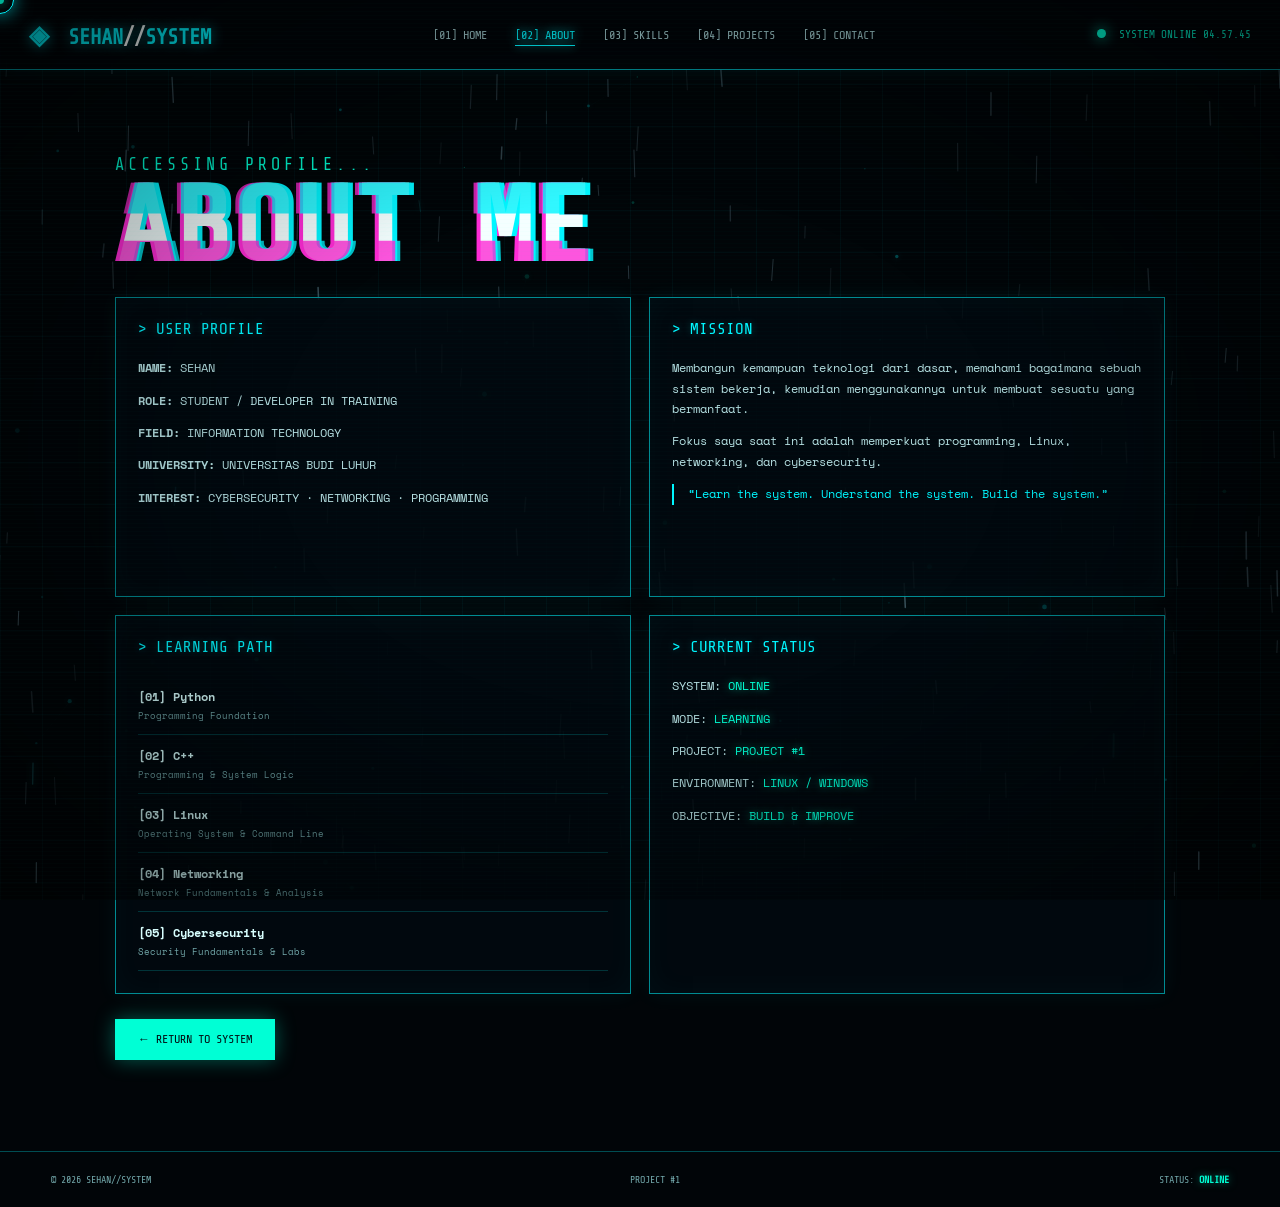
<file: about.html>
<!DOCTYPE html>
<html lang="id">
<head>
  <meta charset="UTF-8">
  <meta name="viewport" content="width=device-width, initial-scale=1.0">
  <title>ABOUT — SEHAN//SYSTEM</title>
  <link rel="preconnect" href="https://fonts.googleapis.com">
  <link rel="preconnect" href="https://fonts.gstatic.com" crossorigin>
  <link href="https://fonts.googleapis.com/css2?family=Share+Tech+Mono&family=Space+Mono:wght@400;700&display=swap" rel="stylesheet">
  <link rel="stylesheet" href="style.css">
</head>
<body>
  <canvas id="matrix"></canvas>
  <canvas id="particles"></canvas>
  <canvas id="rain"></canvas>
  <div class="grid"></div>
  <div class="scanlines"></div>
  <div class="vignette"></div>
  <div id="cursor-glow"></div>
  <div id="cursor-trail"></div>

  <header class="navbar">
    <a class="brand" href="index.html">
      <span class="brand-mark">◈</span> SEHAN<span class="dim">//</span>SYSTEM
    </a>
    <nav>
      <a href="index.html">[01] HOME</a>
      <a class="active" href="about.html">[02] ABOUT</a>
      <a href="index.html#skills">[03] SKILLS</a>
      <a href="index.html#projects">[04] PROJECTS</a>
      <a href="index.html#contact">[05] CONTACT</a>
    </nav>
    <div class="online">
      <i></i> SYSTEM ONLINE <span id="clock">--:--:--</span>
    </div>
  </header>

  <main class="about-page">
    <p class="eyebrow">ACCESSING PROFILE...</p>
    <h1 class="glitch" data-text="ABOUT ME">ABOUT ME</h1>

    <div class="about-grid">
      <article class="card">
        <h2>&gt; USER PROFILE</h2>
        <p><b>NAME:</b> SEHAN</p>
        <p><b>ROLE:</b> STUDENT / DEVELOPER IN TRAINING</p>
        <p><b>FIELD:</b> INFORMATION TECHNOLOGY</p>
        <p><b>UNIVERSITY:</b> UNIVERSITAS BUDI LUHUR</p>
        <p><b>INTEREST:</b> CYBERSECURITY · NETWORKING · PROGRAMMING</p>
      </article>

      <article class="card">
        <h2>&gt; MISSION</h2>
        <p>
          Membangun kemampuan teknologi dari dasar, memahami bagaimana sebuah sistem bekerja,
          kemudian menggunakannya untuk membuat sesuatu yang bermanfaat.
        </p>
        <p>
          Fokus saya saat ini adalah memperkuat programming, Linux, networking, dan cybersecurity.
        </p>
        <p class="quote-line">
          “Learn the system. Understand the system. Build the system.”
        </p>
      </article>

      <article class="card">
        <h2>&gt; LEARNING PATH</h2>
        <div class="project">
          <div>
            <strong>[01] Python</strong>
            <small>Programming Foundation</small>
          </div>
        </div>
        <div class="project">
          <div>
            <strong>[02] C++</strong>
            <small>Programming & System Logic</small>
          </div>
        </div>
        <div class="project">
          <div>
            <strong>[03] Linux</strong>
            <small>Operating System & Command Line</small>
          </div>
        </div>
        <div class="project">
          <div>
            <strong>[04] Networking</strong>
            <small>Network Fundamentals & Analysis</small>
          </div>
        </div>
        <div class="project">
          <div>
            <strong>[05] Cybersecurity</strong>
            <small>Security Fundamentals & Labs</small>
          </div>
        </div>
      </article>

      <article class="card">
        <h2>&gt; CURRENT STATUS</h2>
        <p>SYSTEM: <span class="neon">ONLINE</span></p>
        <p>MODE: <span class="neon">LEARNING</span></p>
        <p>PROJECT: <span class="neon">PROJECT #1</span></p>
        <p>ENVIRONMENT: <span class="neon">LINUX / WINDOWS</span></p>
        <p>OBJECTIVE: <span class="neon">BUILD & IMPROVE</span></p>
      </article>
    </div>

    <a class="btn primary" href="index.html">← RETURN TO SYSTEM</a>
  </main>

  <footer>
    <span>© 2026 SEHAN//SYSTEM</span>
    <span>PROJECT #1</span>
    <span>STATUS: <b class="neon">ONLINE</b></span>
  </footer>

  <script src="script.js"></script>
</body>
</html>
</file>
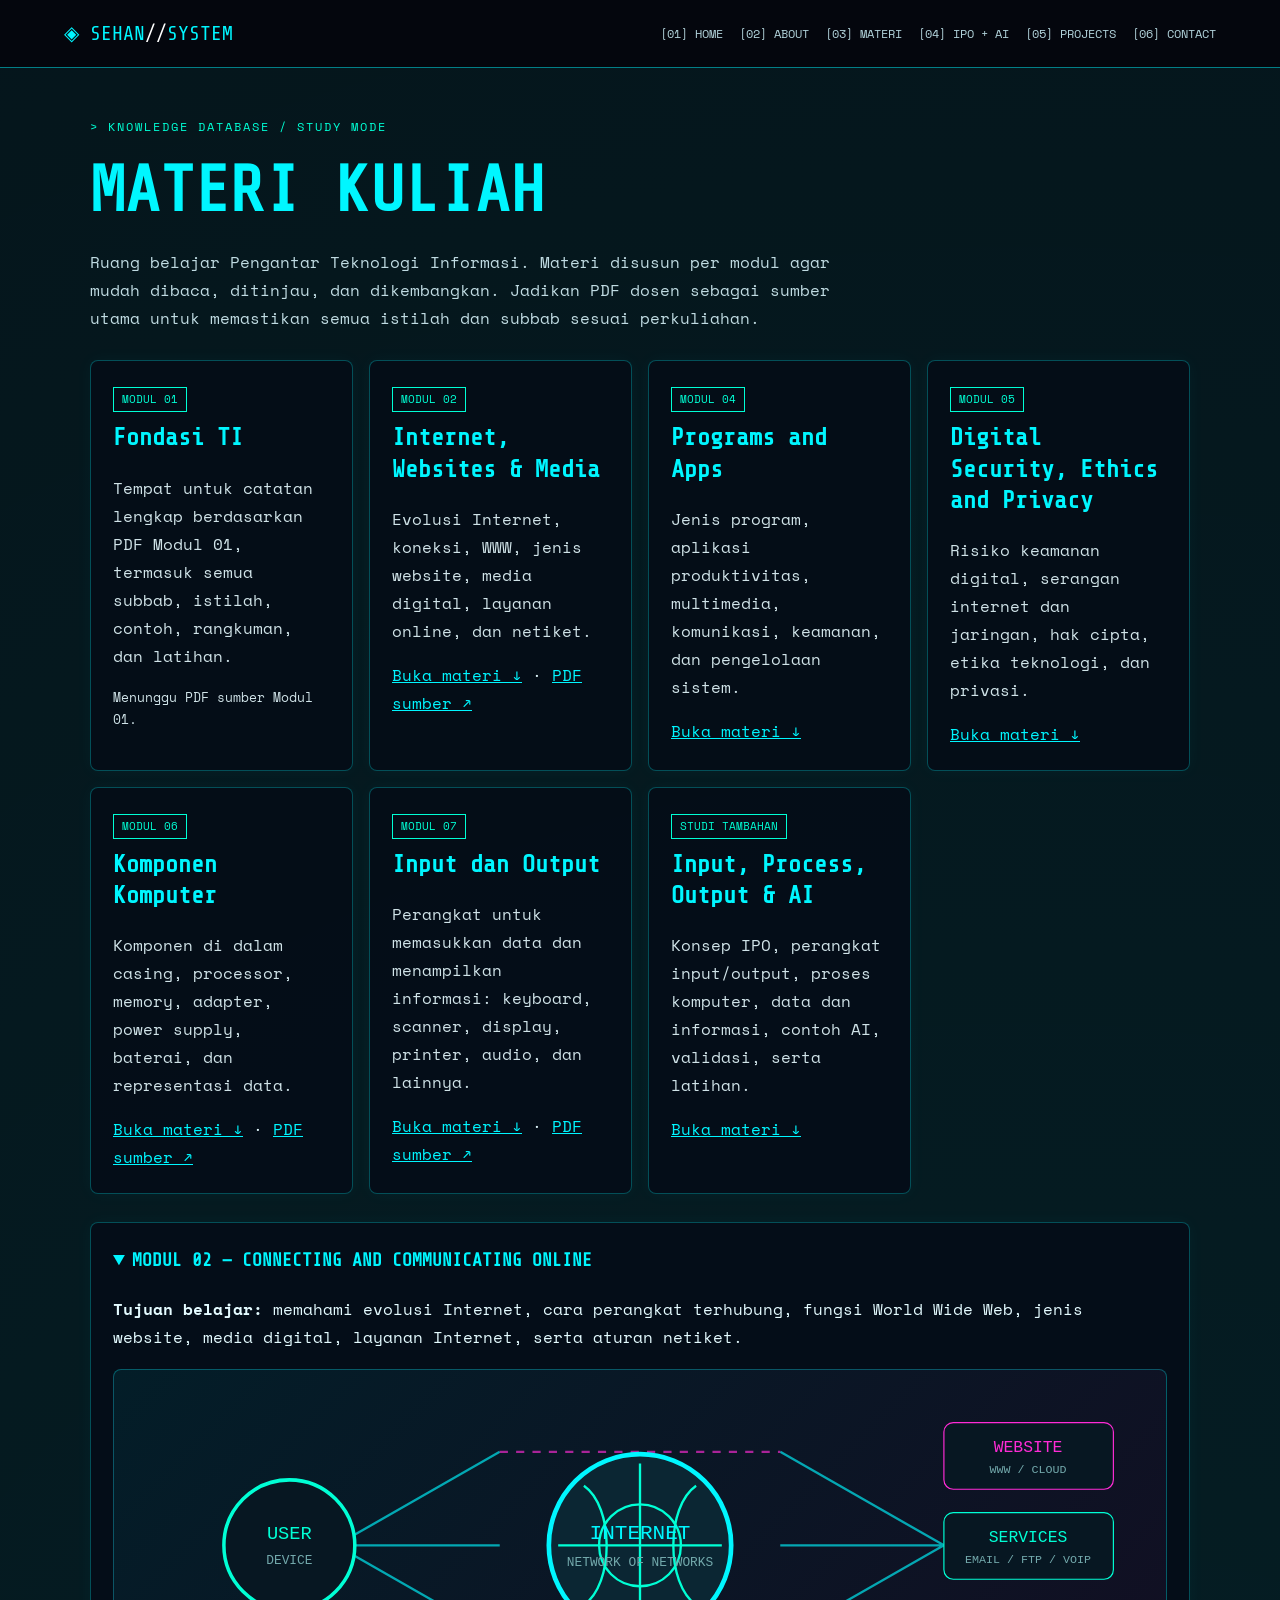
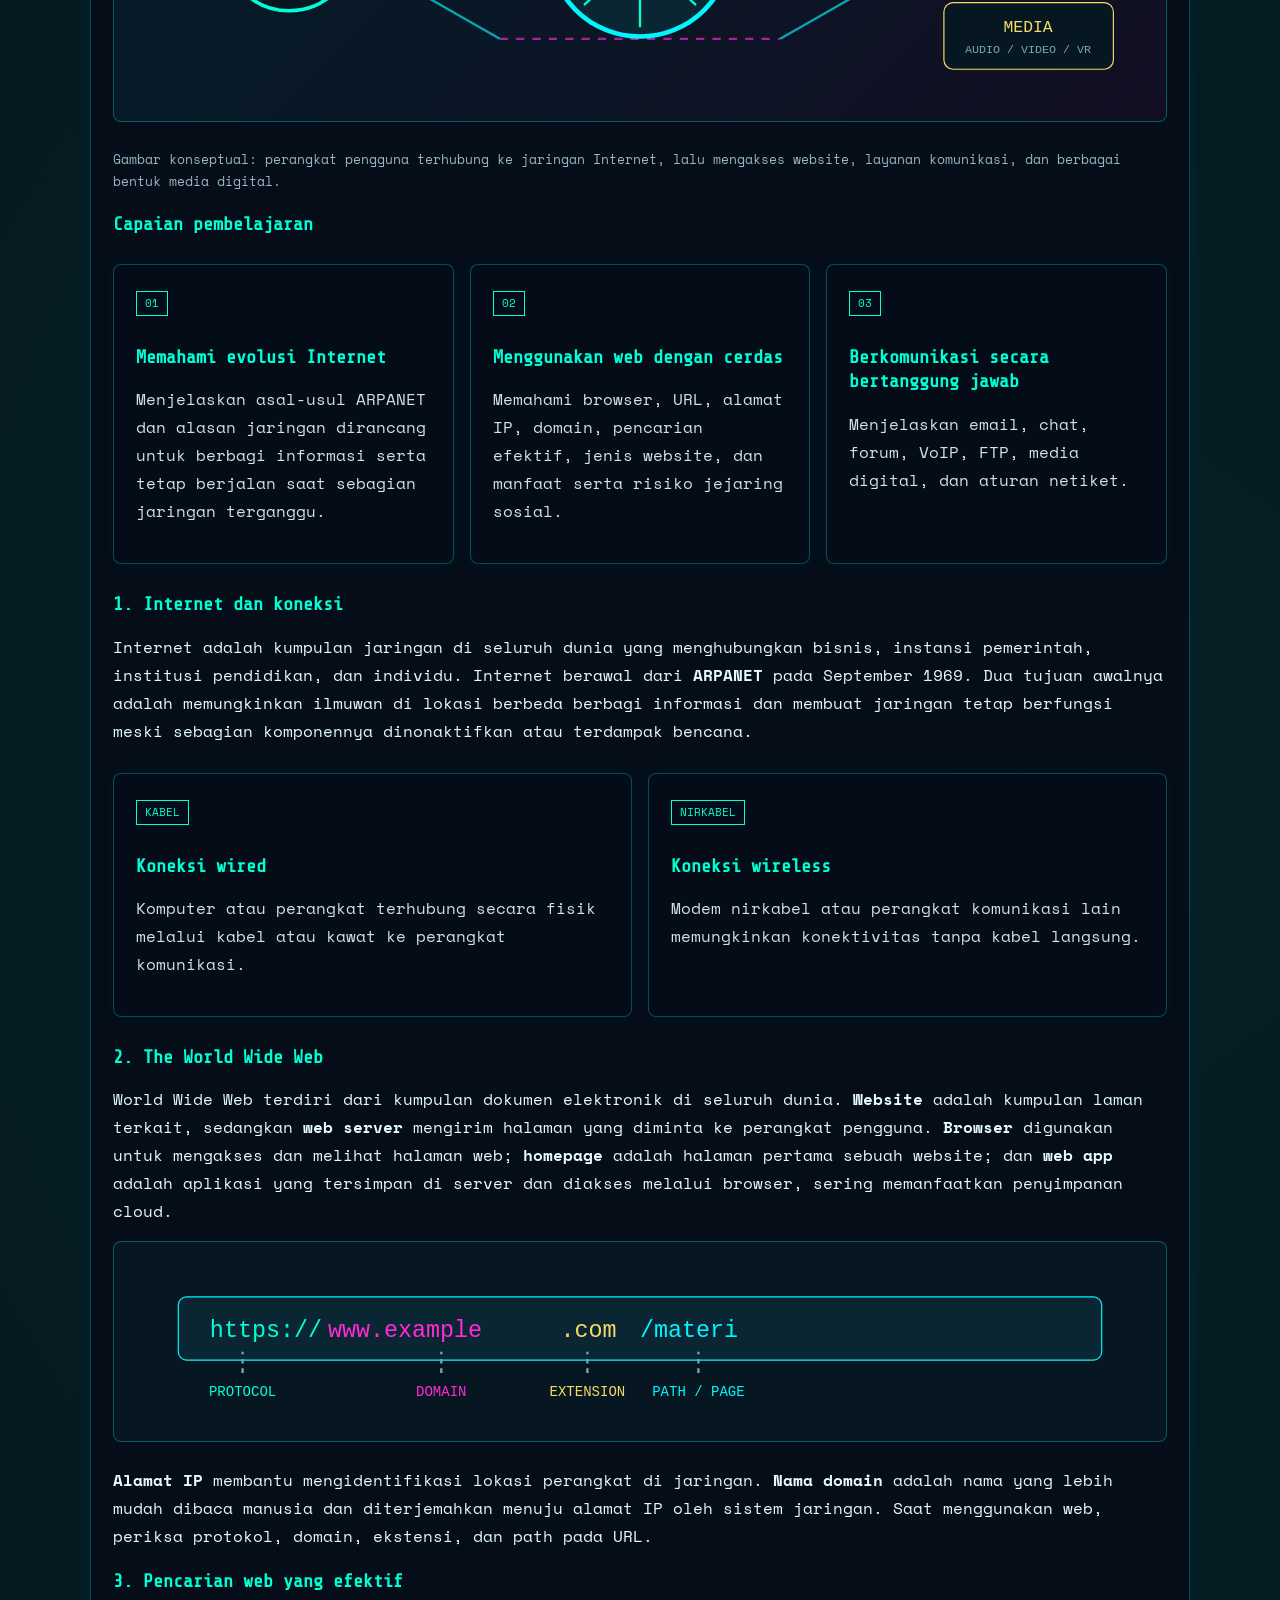
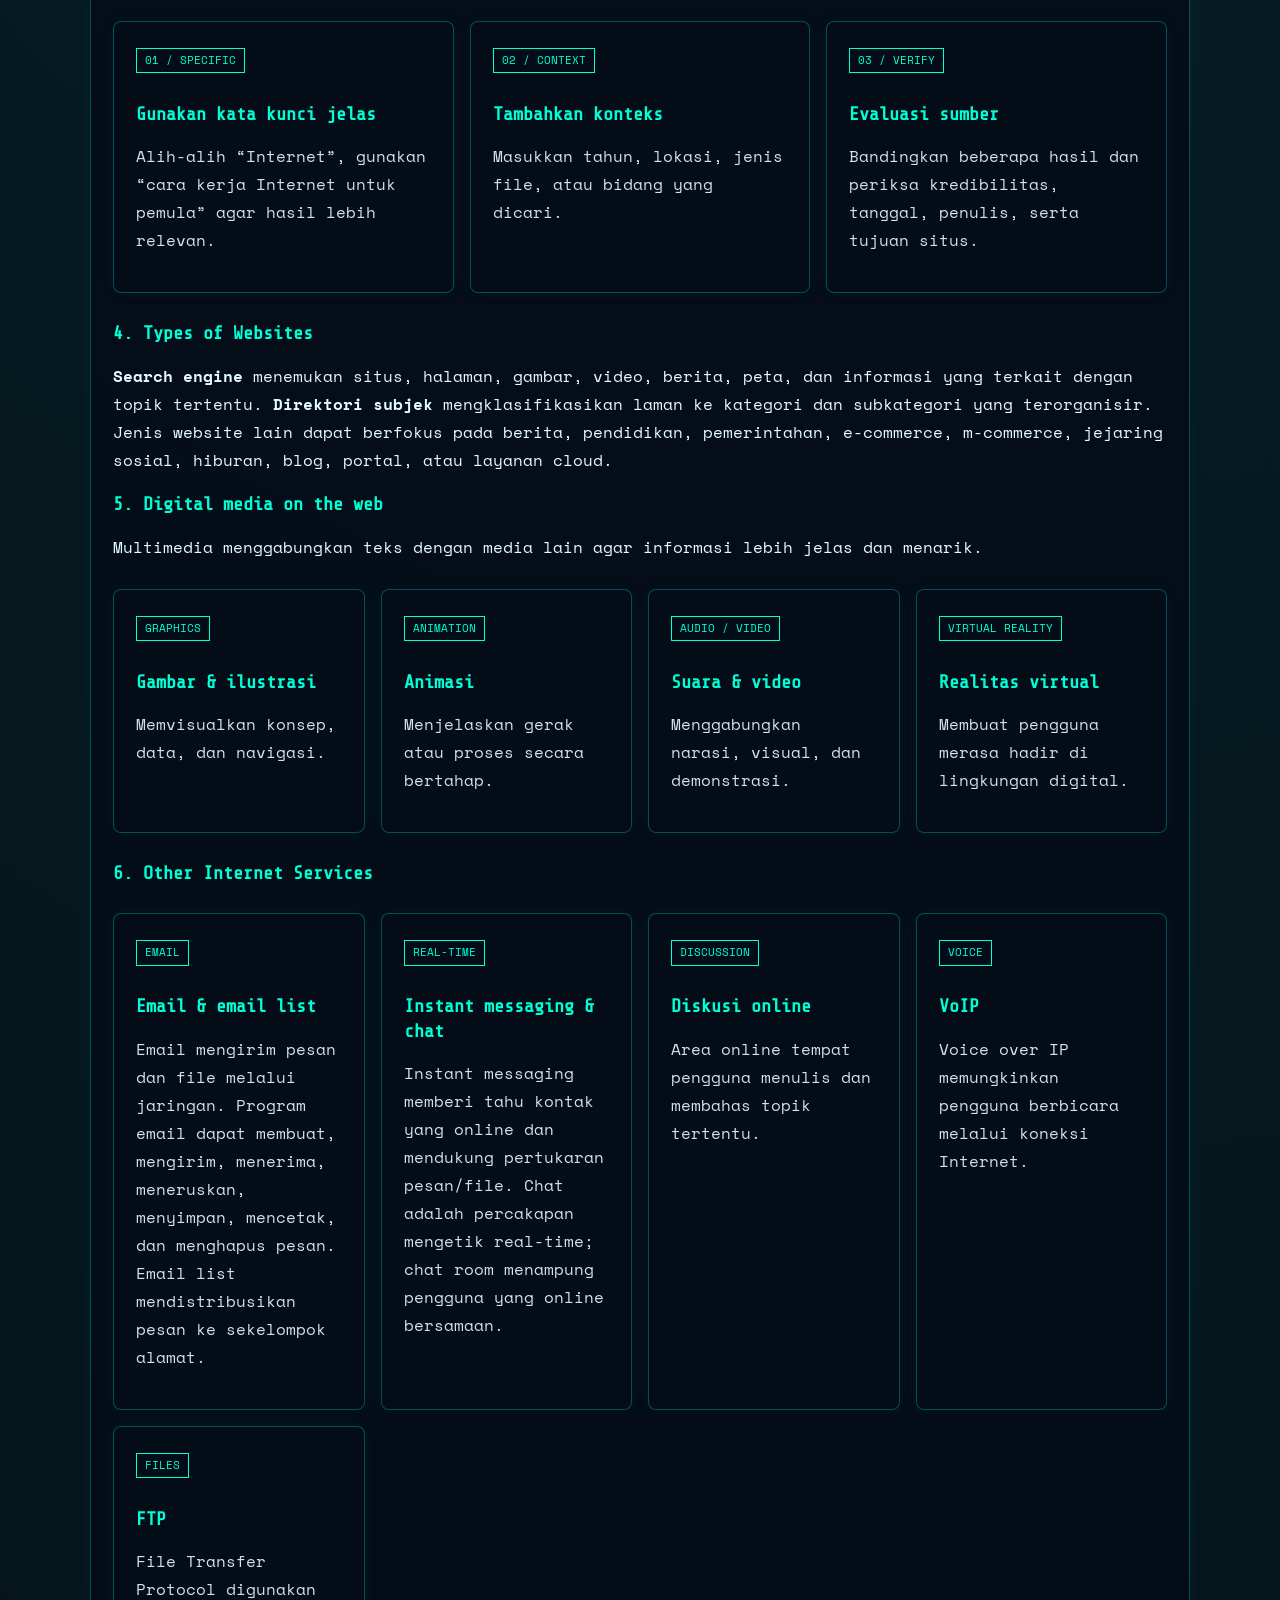
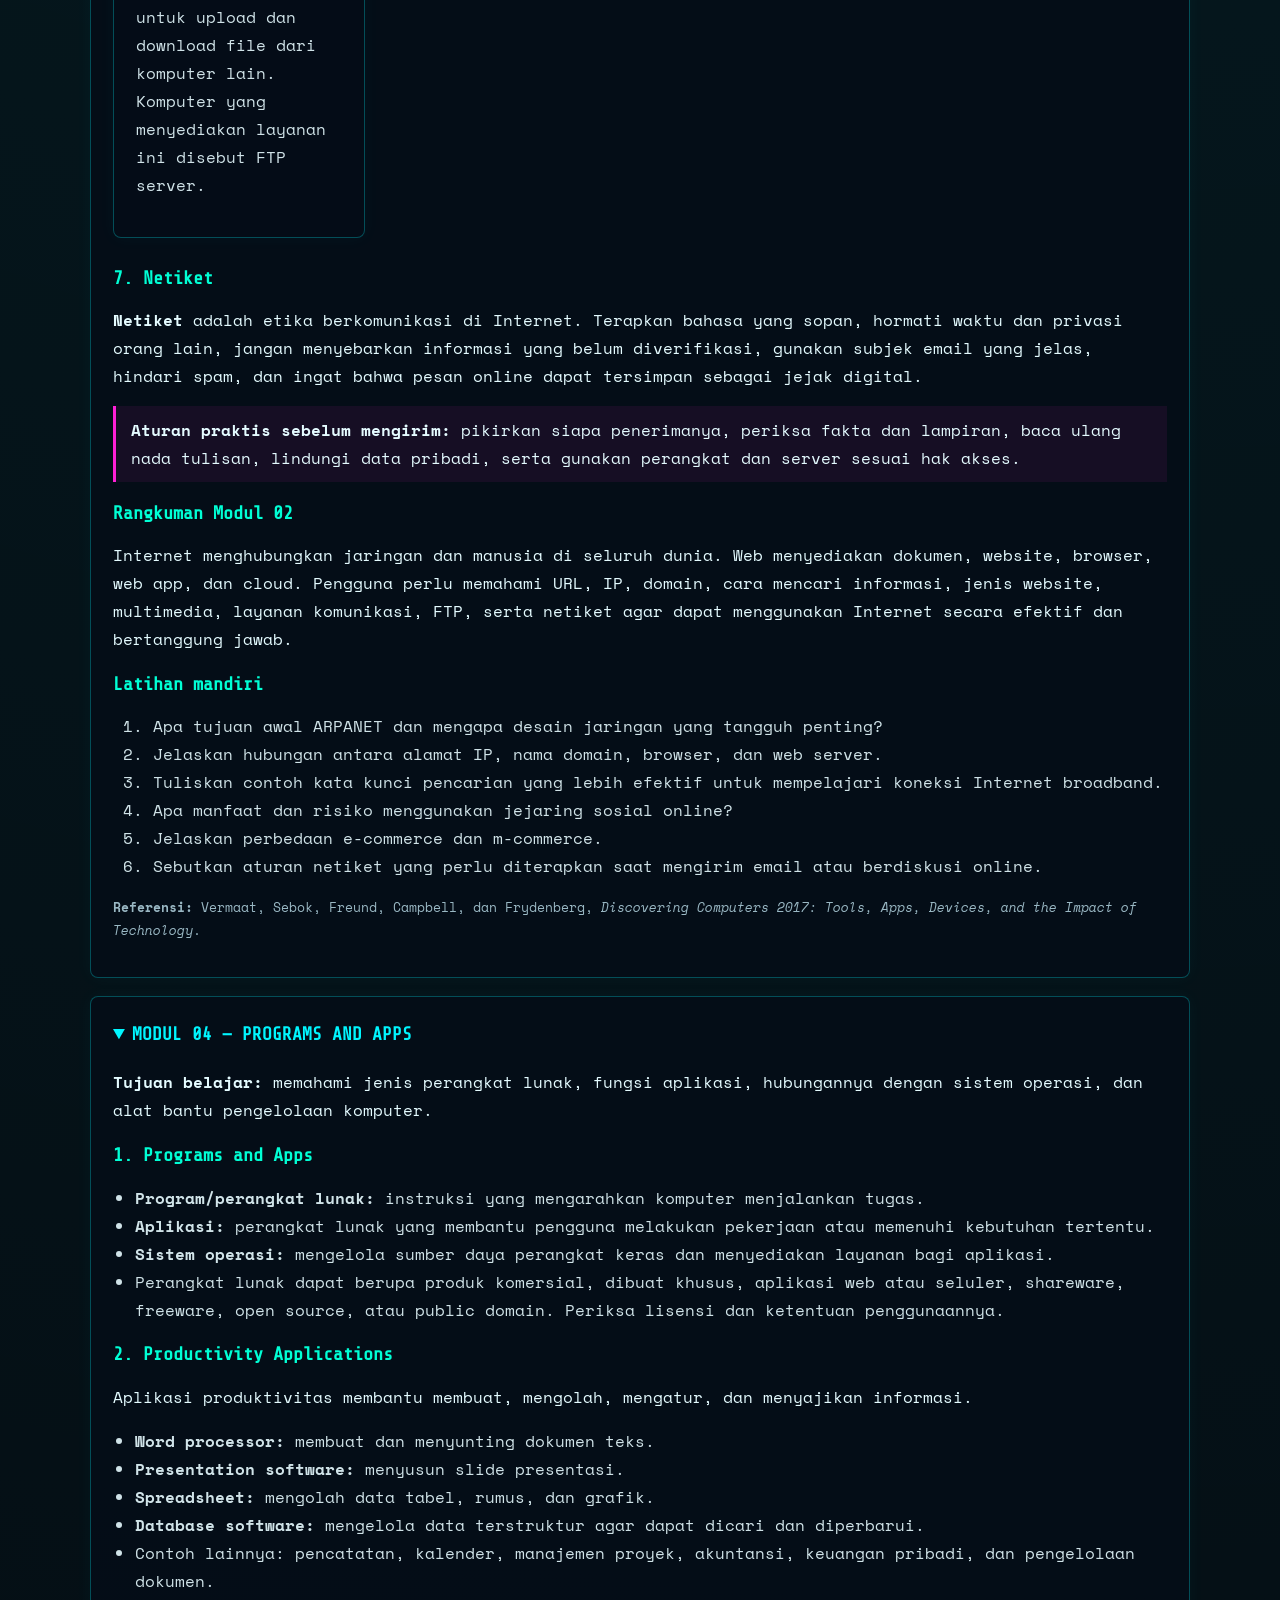
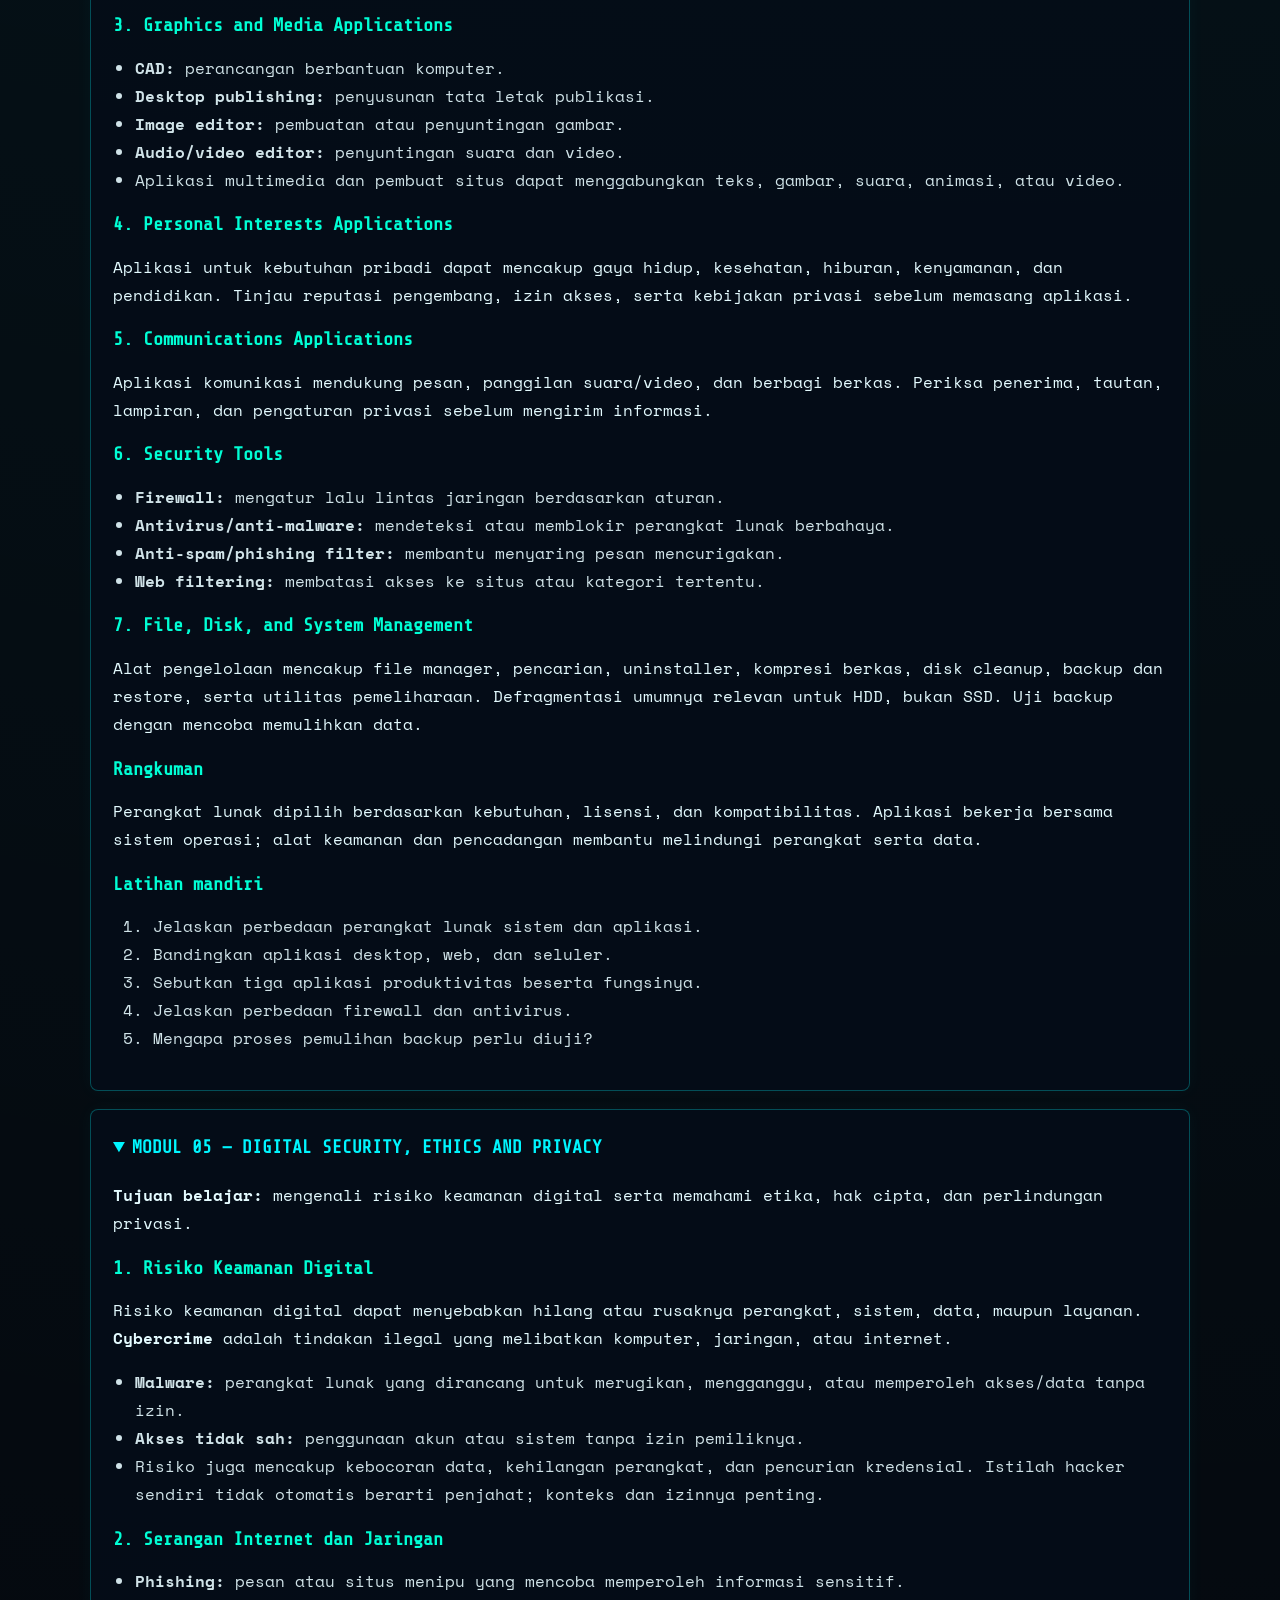
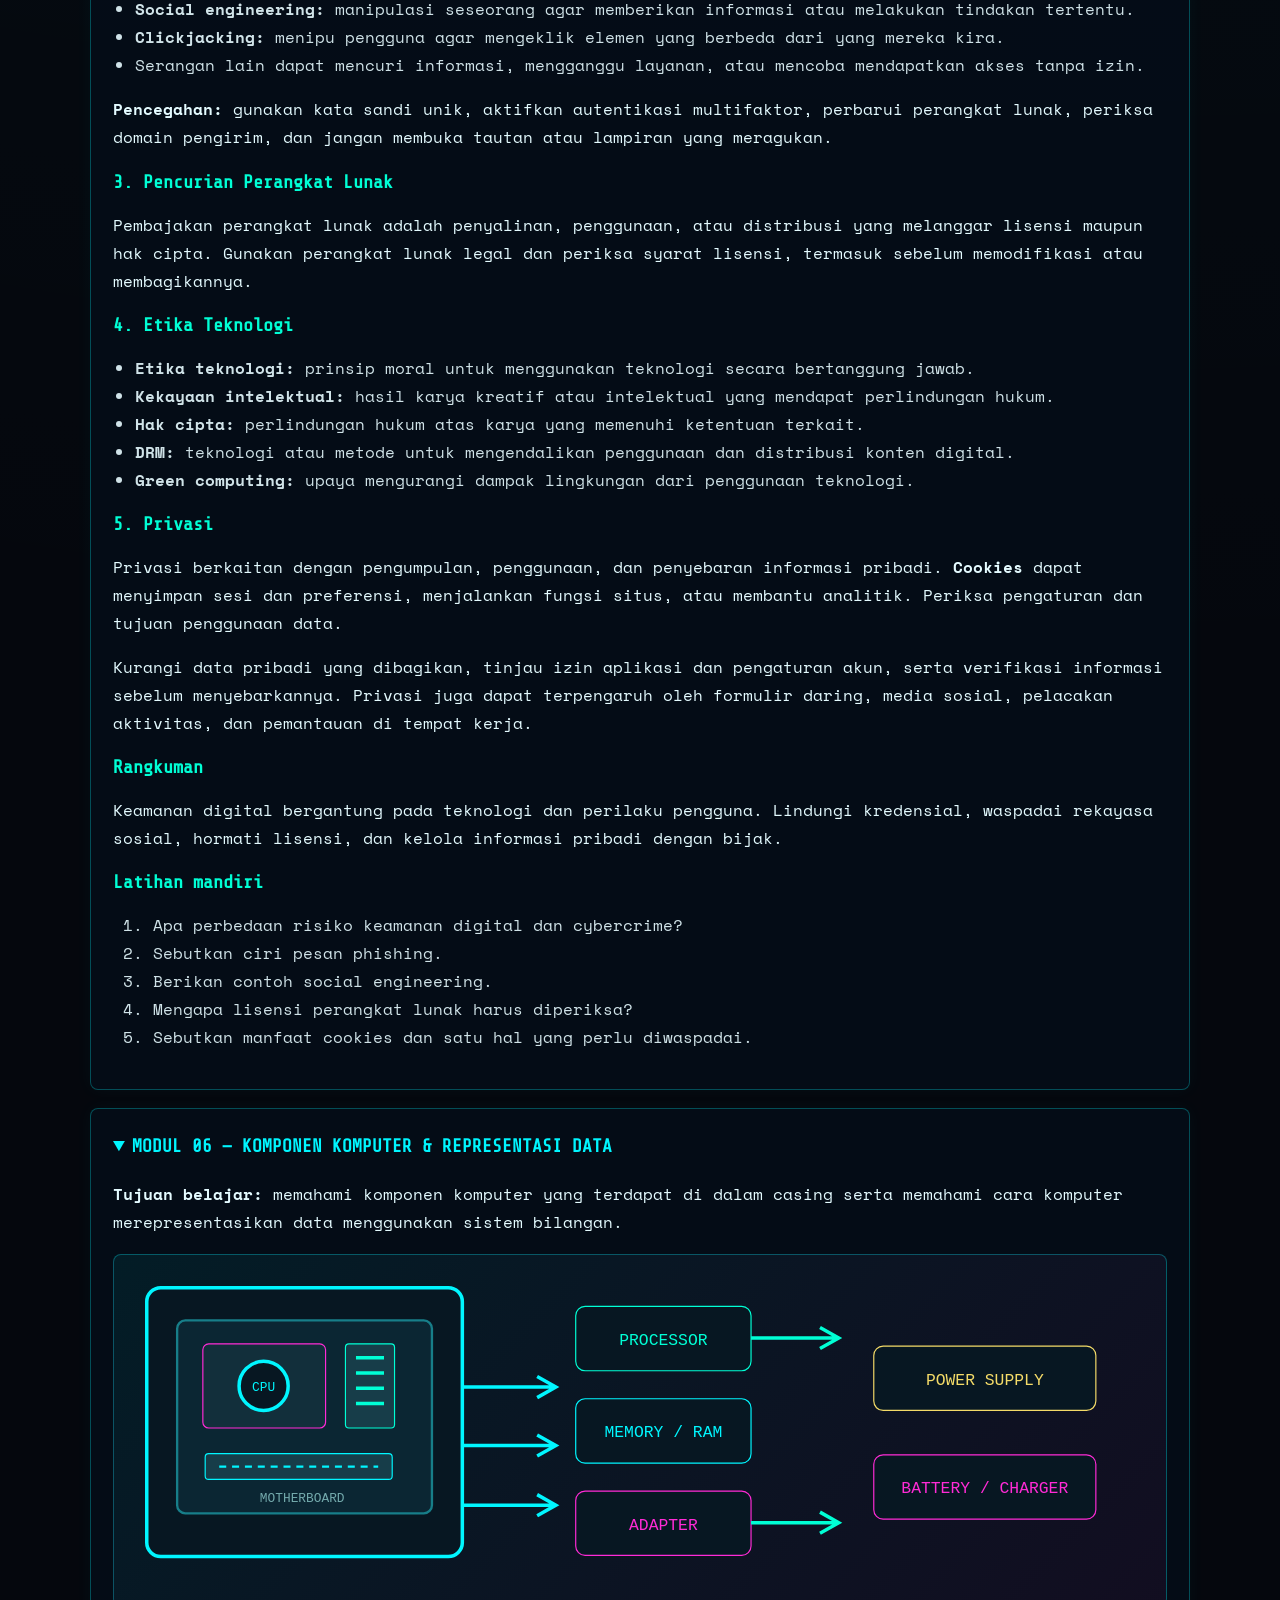
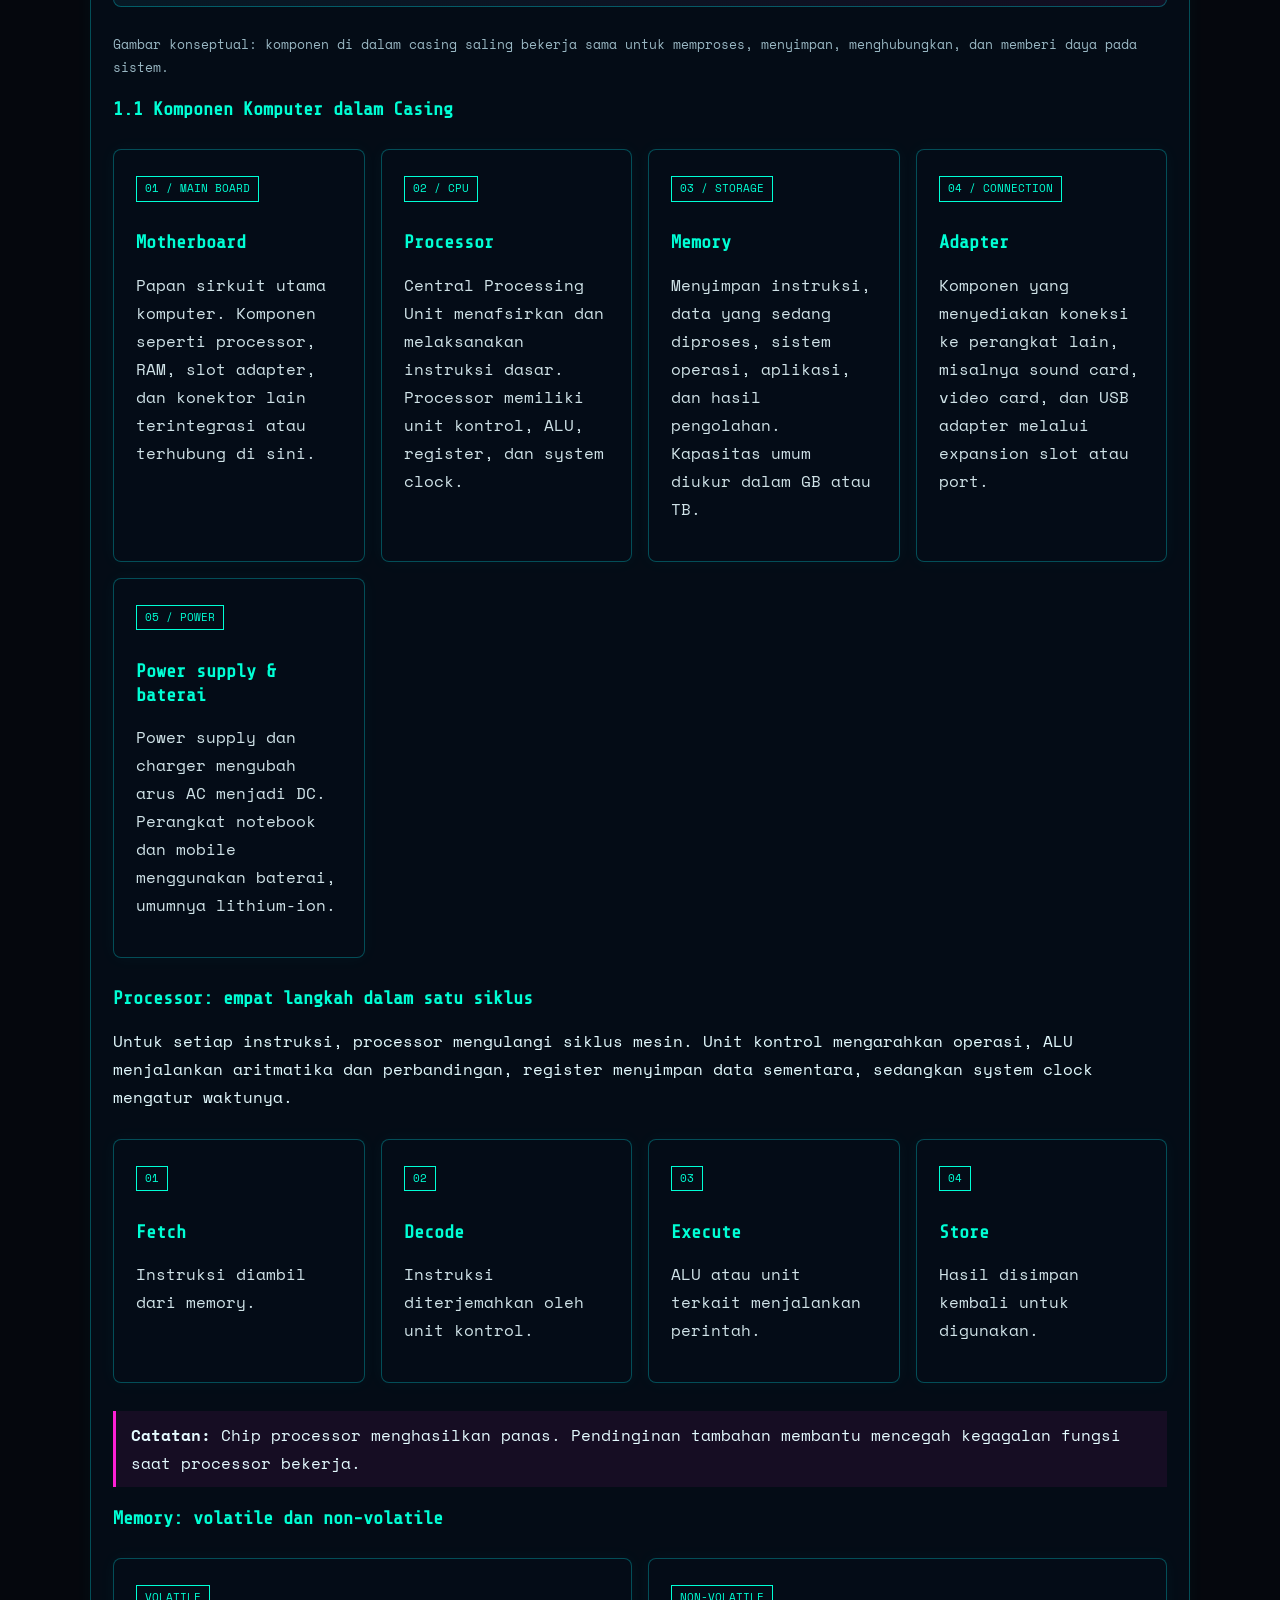
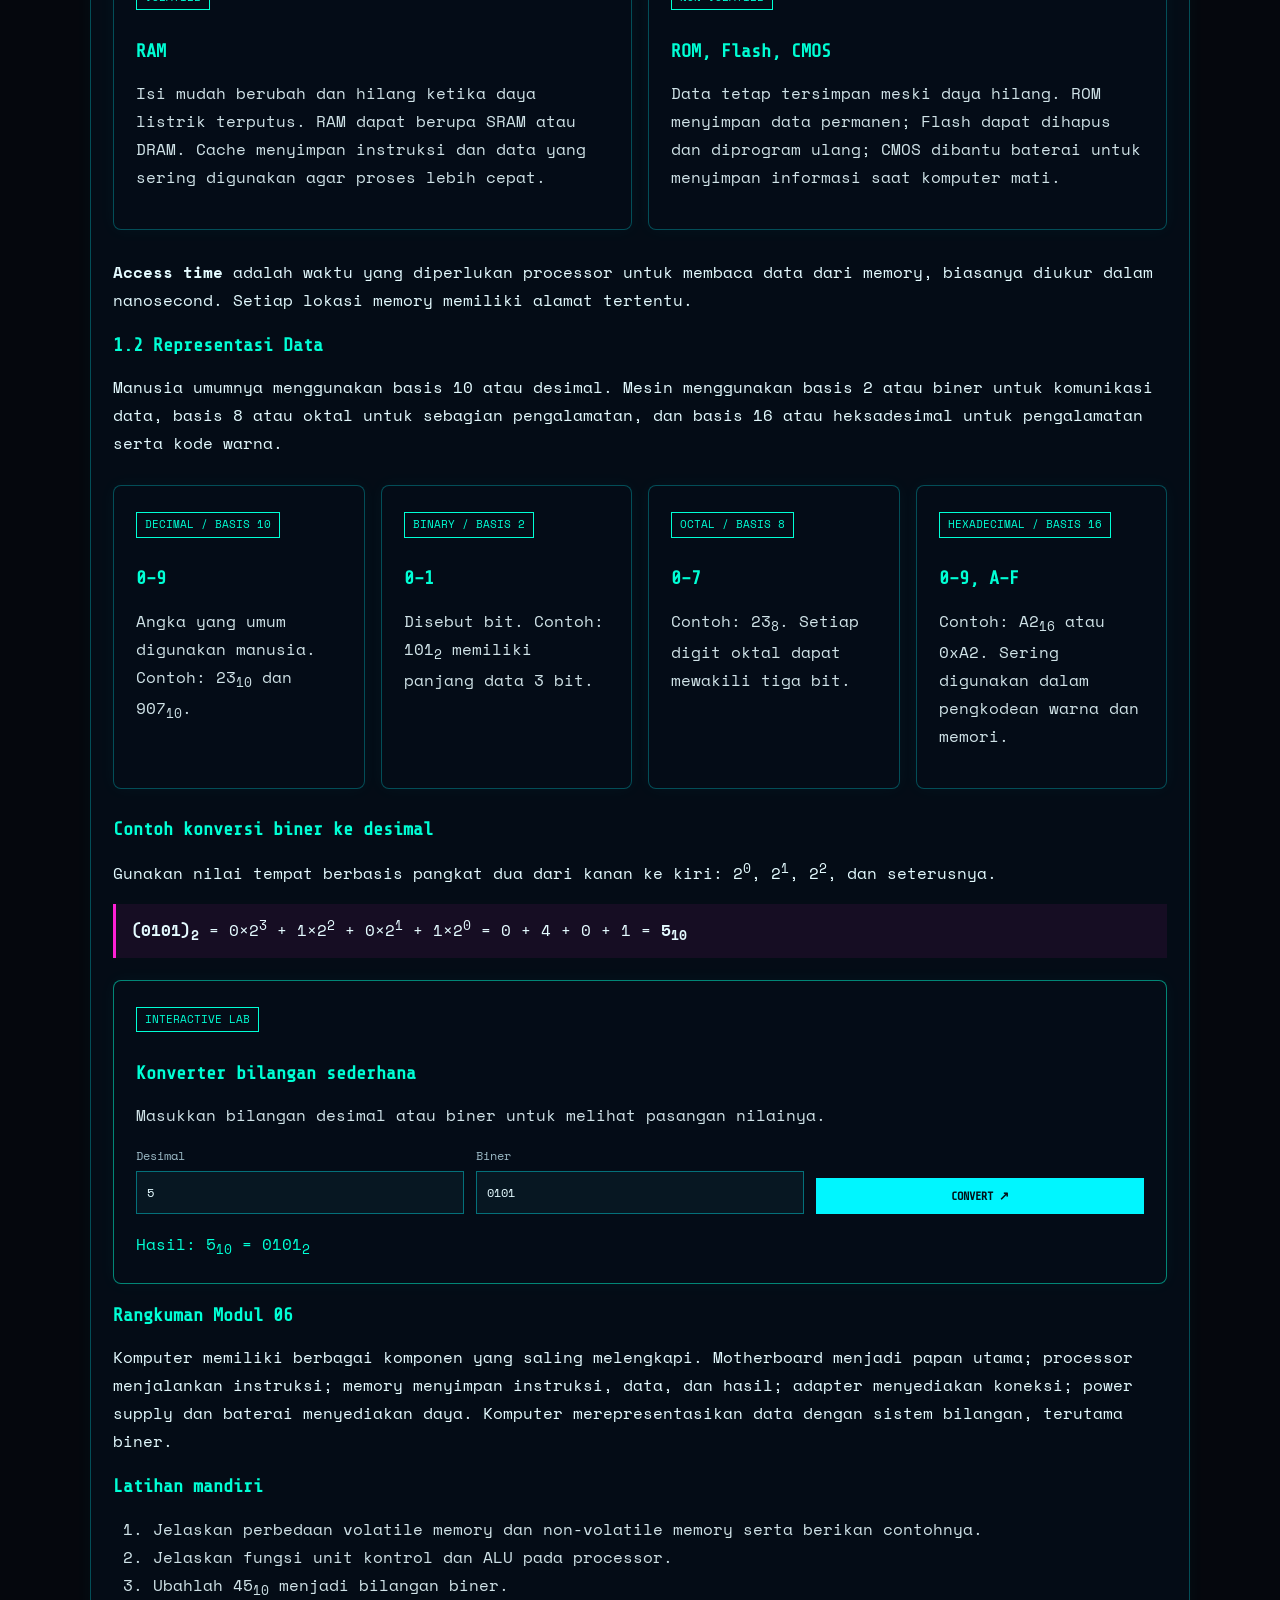
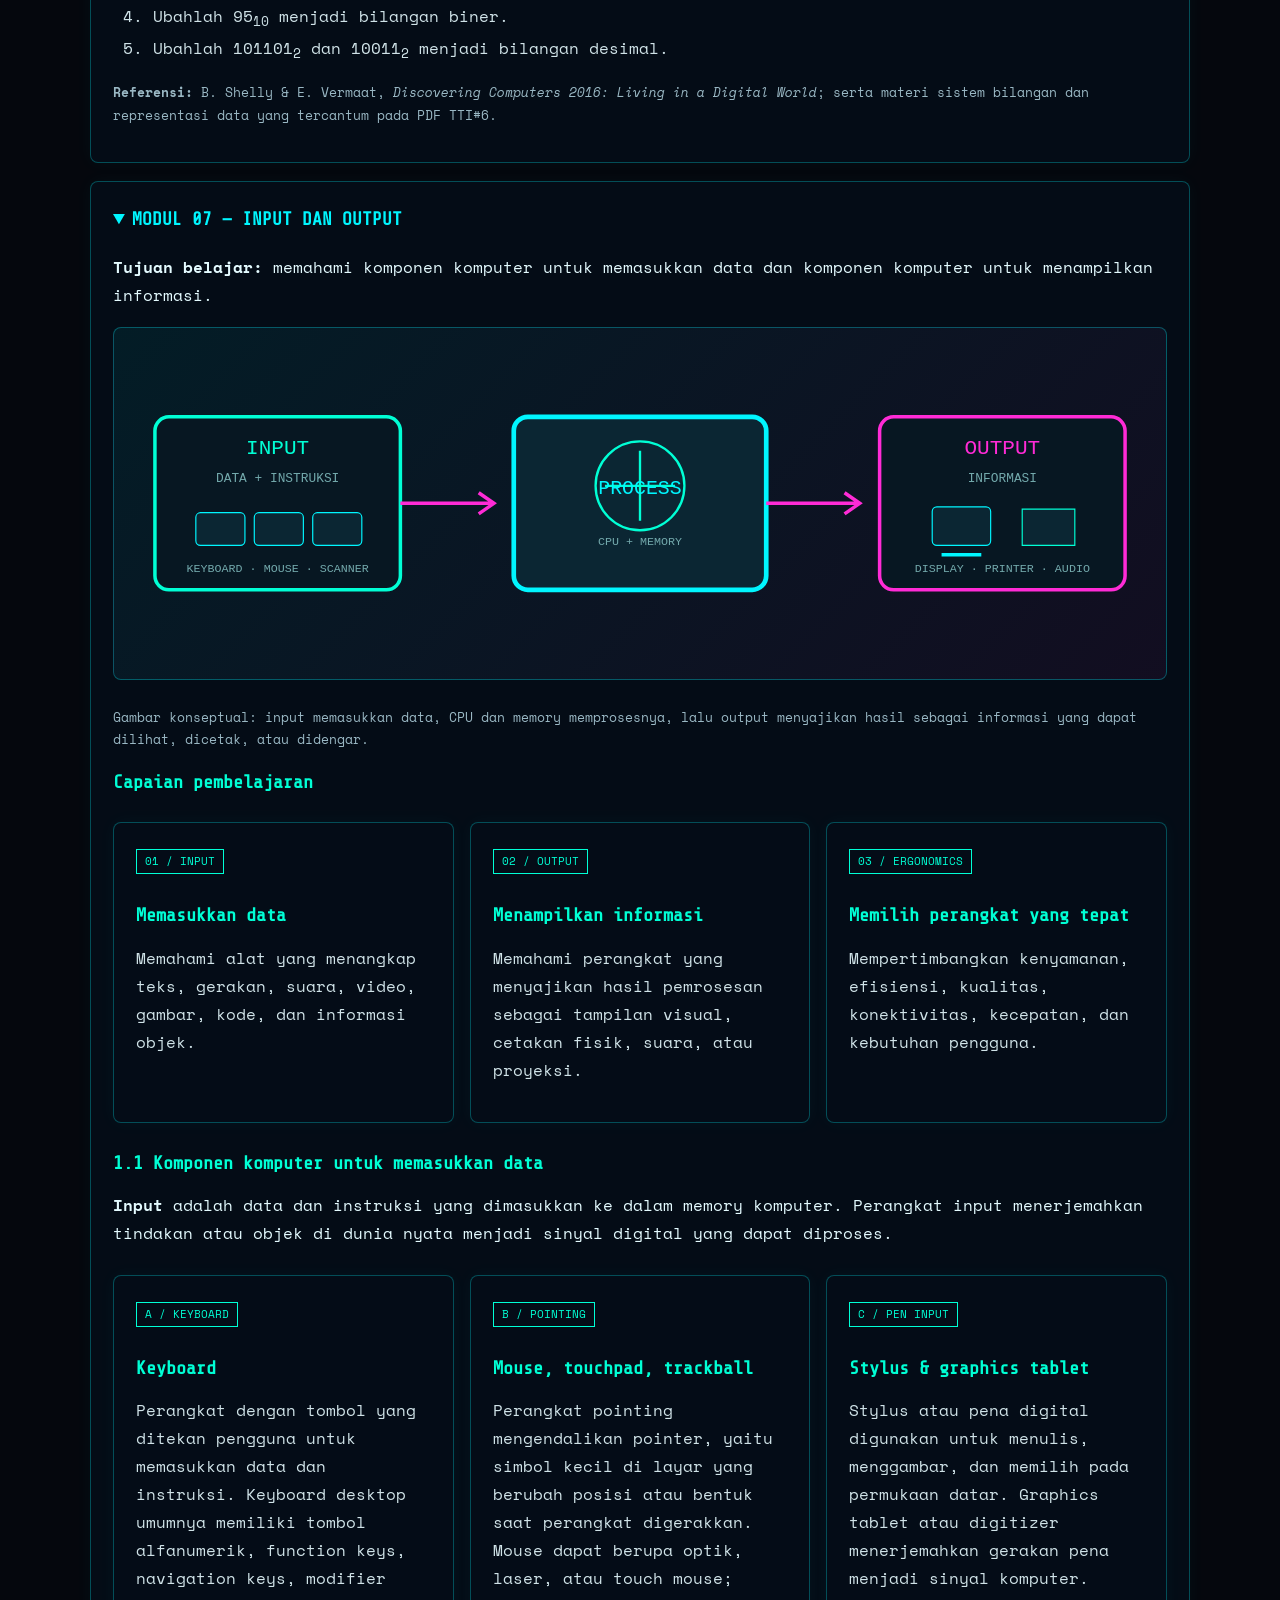
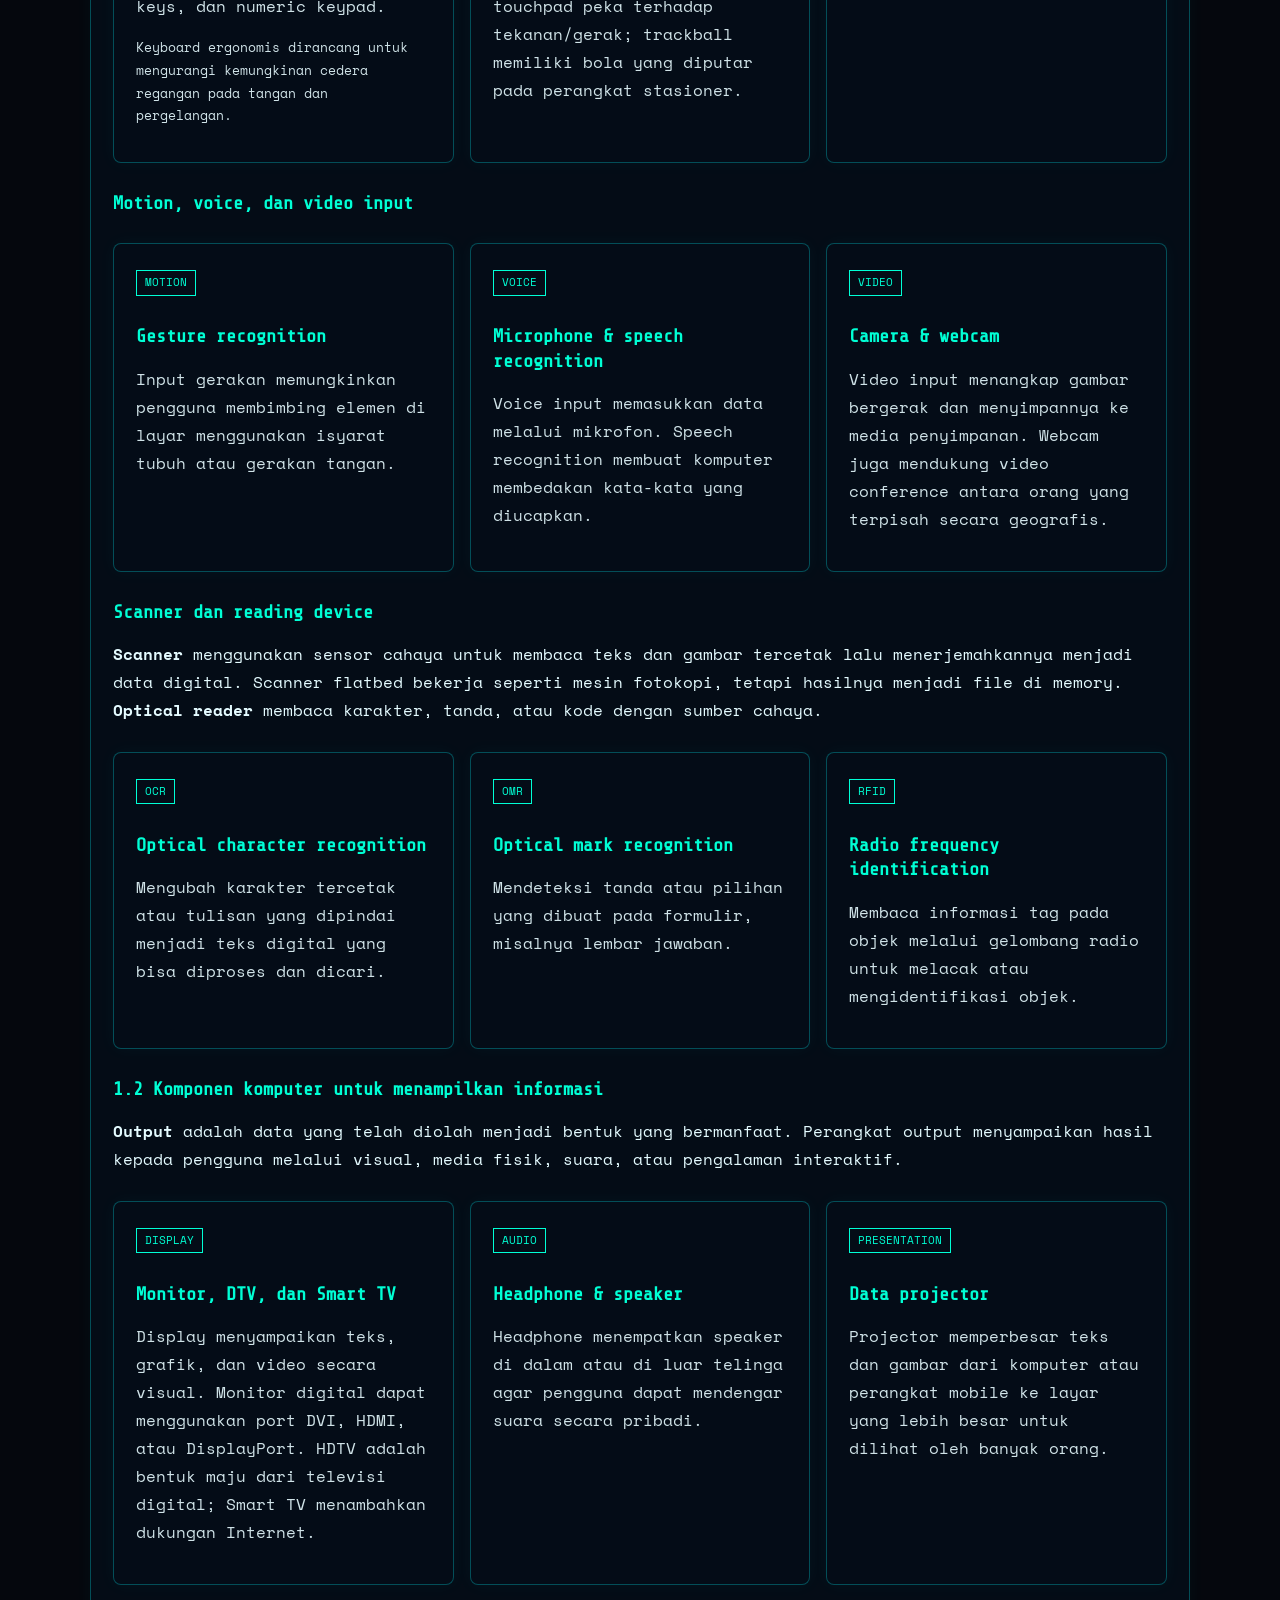
<file: materi.html>
<!DOCTYPE html>
<html lang="id">
<head>
<meta charset="UTF-8">
<meta name="viewport" content="width=device-width, initial-scale=1.0">
<meta name="description" content="Materi belajar Pengantar Teknologi Informasi oleh Sehan.">
<title>MATERI — SEHAN//SYSTEM</title>
<link href="https://fonts.googleapis.com/css2?family=Share+Tech+Mono&family=Space+Mono:wght@400;700&display=swap" rel="stylesheet">
<style>
:root{--cyan:#00f6ff;--green:#00ffd5;--pink:#ff20d6;--bg:#05070d;--panel:rgba(5,13,24,.94);--text:#e4fbff;--muted:#9ab8c4}
*{box-sizing:border-box}html{scroll-behavior:smooth}body{margin:0;background:radial-gradient(circle at 80% 10%,rgba(0,246,255,.1),transparent 30%),var(--bg);color:var(--text);font-family:"Space Mono",monospace;line-height:1.75}
header{position:sticky;top:0;z-index:5;display:flex;justify-content:space-between;align-items:center;gap:18px;flex-wrap:wrap;padding:16px 5%;background:rgba(5,7,13,.96);border-bottom:1px solid rgba(0,246,255,.5);backdrop-filter:blur(12px)}
.brand{color:var(--cyan);font-family:"Share Tech Mono",monospace;font-size:20px;text-decoration:none}.dim{color:#fff}nav{display:flex;gap:16px;flex-wrap:wrap}nav a{color:#b1d2da;text-decoration:none;font-size:12px}nav a:hover{color:var(--cyan)}
main{width:min(1100px,90%);margin:48px auto}.eyebrow{color:var(--green);letter-spacing:2px;font-size:12px}h1,h2,h3{font-family:"Share Tech Mono",monospace;line-height:1.3}h1{font-size:clamp(34px,6vw,64px);color:var(--cyan);margin:8px 0}h2{color:var(--cyan);margin-top:0}h3{color:var(--green)}.lead{color:#c0dbe2;max-width:780px}.grid{display:grid;grid-template-columns:repeat(auto-fit,minmax(230px,1fr));gap:16px;margin:28px 0}.card,details{background:var(--panel);border:1px solid rgba(0,246,255,.28);padding:22px;border-radius:8px;box-shadow:0 0 18px rgba(0,246,255,.04)}.card p,li{color:#d0e3e8}.tag{display:inline-block;border:1px solid var(--green);color:var(--green);font-size:11px;padding:2px 8px;margin-bottom:10px}.muted{color:var(--muted);font-size:13px}.module{margin:18px 0}.module summary{cursor:pointer;color:var(--cyan);font-weight:bold;font-family:"Share Tech Mono",monospace;font-size:18px}.module[open] summary{margin-bottom:18px}.module h3{margin-bottom:4px}.module ul{padding-left:22px}.note{border-left:3px solid var(--pink);padding:10px 15px;background:rgba(255,32,214,.07)}a{color:var(--cyan)}footer{border-top:1px solid rgba(0,246,255,.3);padding:24px 5%;color:var(--muted);font-size:12px;display:flex;justify-content:space-between;gap:12px;flex-wrap:wrap}
</style>
</head>
<body>
<header>
<a class="brand" href="index.html"><span>◈</span> SEHAN<span class="dim">//</span>SYSTEM</a>
<nav><a href="index.html">[01] HOME</a><a href="about.html">[02] ABOUT</a><a href="materi.html">[03] MATERI</a><a href="materi.html#ipo-ai">[04] IPO + AI</a><a href="index.html#projects">[05] PROJECTS</a><a href="index.html#contact">[06] CONTACT</a></nav>
</header>
<main>
<p class="eyebrow">&gt; KNOWLEDGE DATABASE / STUDY MODE</p>
<h1>MATERI KULIAH</h1>
<p class="lead">Ruang belajar Pengantar Teknologi Informasi. Materi disusun per modul agar mudah dibaca, ditinjau, dan dikembangkan. Jadikan PDF dosen sebagai sumber utama untuk memastikan semua istilah dan subbab sesuai perkuliahan.</p>
<div class="grid">
<section class="card"><span class="tag">MODUL 01</span><h2>Fondasi TI</h2><p>Tempat untuk catatan lengkap berdasarkan PDF Modul 01, termasuk semua subbab, istilah, contoh, rangkuman, dan latihan.</p><p class="muted">Menunggu PDF sumber Modul 01.</p></section>
<section class="card"><span class="tag">MODUL 02</span><h2>Internet, Websites & Media</h2><p>Evolusi Internet, koneksi, WWW, jenis website, media digital, layanan online, dan netiket.</p><a href="#modul02">Buka materi ↓</a> · <a href="TTI-2.pdf" target="_blank" rel="noreferrer">PDF sumber ↗</a></section>
<section class="card"><span class="tag">MODUL 04</span><h2>Programs and Apps</h2><p>Jenis program, aplikasi produktivitas, multimedia, komunikasi, keamanan, dan pengelolaan sistem.</p><a href="#modul04">Buka materi ↓</a></section>
<section class="card"><span class="tag">MODUL 05</span><h2>Digital Security, Ethics and Privacy</h2><p>Risiko keamanan digital, serangan internet dan jaringan, hak cipta, etika teknologi, dan privasi.</p><a href="#modul05">Buka materi ↓</a></section>
<section class="card"><span class="tag">MODUL 06</span><h2>Komponen Komputer</h2><p>Komponen di dalam casing, processor, memory, adapter, power supply, baterai, dan representasi data.</p><a href="#modul06">Buka materi ↓</a> · <a href="TTI-6.pdf" target="_blank" rel="noreferrer">PDF sumber ↗</a></section>
<section class="card"><span class="tag">MODUL 07</span><h2>Input dan Output</h2><p>Perangkat untuk memasukkan data dan menampilkan informasi: keyboard, scanner, display, printer, audio, dan lainnya.</p><a href="#modul07">Buka materi ↓</a> · <a href="TTI-7.pdf" target="_blank" rel="noreferrer">PDF sumber ↗</a></section>
<section class="card"><span class="tag">STUDI TAMBAHAN</span><h2>Input, Process, Output & AI</h2><p>Konsep IPO, perangkat input/output, proses komputer, data dan informasi, contoh AI, validasi, serta latihan.</p><a href="#ipo-ai">Buka materi ↓</a></section>
</div>
<details class="module" id="modul02" open>
<summary>MODUL 02 — CONNECTING AND COMMUNICATING ONLINE</summary>
<p><b>Tujuan belajar:</b> memahami evolusi Internet, cara perangkat terhubung, fungsi World Wide Web, jenis website, media digital, layanan Internet, serta aturan netiket.</p>
<svg viewBox="0 0 900 300" role="img" aria-label="Ilustrasi jaringan Internet yang menghubungkan pengguna, website, dan layanan online" style="display:block;width:100%;height:auto;margin:18px 0 26px;border:1px solid rgba(0,246,255,.3);border-radius:8px;background:linear-gradient(135deg,rgba(0,246,255,.07),rgba(255,43,214,.06))">
  <g fill="none" stroke="#00f6ff" stroke-width="2" opacity=".65"><path d="M190 150L330 70M190 150L330 230M190 150h140M570 70l140 80M570 230l140-80M570 150h140"/><path d="M330 70h240M330 230h240" stroke="#ff2bd6" stroke-dasharray="7 7"/></g>
  <g font-family="monospace" text-anchor="middle"><circle cx="150" cy="150" r="56" fill="#071722" stroke="#00ffd5" stroke-width="3"/><text x="150" y="145" fill="#00ffd5" font-size="16">USER</text><text x="150" y="166" fill="#73a9ac" font-size="11">DEVICE</text><circle cx="450" cy="150" r="78" fill="#0b2633" stroke="#00f6ff" stroke-width="4"/><circle cx="450" cy="150" r="35" fill="none" stroke="#00ffd5" stroke-width="2"/><path d="M380 150h140M450 80v140M402 99c26 18 26 84 0 102M498 99c-26 18-26 84 0 102" stroke="#00ffd5" stroke-width="2" fill="none"/><text x="450" y="145" fill="#00f6ff" font-size="18">INTERNET</text><text x="450" y="168" fill="#73a9ac" font-size="11">NETWORK OF NETWORKS</text><rect x="710" y="45" width="145" height="57" rx="8" fill="#071722" stroke="#ff2bd6"/><text x="782" y="70" fill="#ff2bd6" font-size="14">WEBSITE</text><text x="782" y="88" fill="#73a9ac" font-size="10">WWW / CLOUD</text><rect x="710" y="122" width="145" height="57" rx="8" fill="#071722" stroke="#00ffd5"/><text x="782" y="147" fill="#00ffd5" font-size="14">SERVICES</text><text x="782" y="165" fill="#73a9ac" font-size="10">EMAIL / FTP / VOIP</text><rect x="710" y="199" width="145" height="57" rx="8" fill="#071722" stroke="#f4db68"/><text x="782" y="224" fill="#f4db68" font-size="14">MEDIA</text><text x="782" y="242" fill="#73a9ac" font-size="10">AUDIO / VIDEO / VR</text></g>
</svg>
<p class="muted">Gambar konseptual: perangkat pengguna terhubung ke jaringan Internet, lalu mengakses website, layanan komunikasi, dan berbagai bentuk media digital.</p>

<h3>Capaian pembelajaran</h3>
<div class="grid"><article class="card"><span class="tag">01</span><h3>Memahami evolusi Internet</h3><p>Menjelaskan asal-usul ARPANET dan alasan jaringan dirancang untuk berbagi informasi serta tetap berjalan saat sebagian jaringan terganggu.</p></article><article class="card"><span class="tag">02</span><h3>Menggunakan web dengan cerdas</h3><p>Memahami browser, URL, alamat IP, domain, pencarian efektif, jenis website, dan manfaat serta risiko jejaring sosial.</p></article><article class="card"><span class="tag">03</span><h3>Berkomunikasi secara bertanggung jawab</h3><p>Menjelaskan email, chat, forum, VoIP, FTP, media digital, dan aturan netiket.</p></article></div>

<h3>1. Internet dan koneksi</h3>
<p>Internet adalah kumpulan jaringan di seluruh dunia yang menghubungkan bisnis, instansi pemerintah, institusi pendidikan, dan individu. Internet berawal dari <b>ARPANET</b> pada September 1969. Dua tujuan awalnya adalah memungkinkan ilmuwan di lokasi berbeda berbagi informasi dan membuat jaringan tetap berfungsi meski sebagian komponennya dinonaktifkan atau terdampak bencana.</p>
<div class="grid"><article class="card"><span class="tag">KABEL</span><h3>Koneksi wired</h3><p>Komputer atau perangkat terhubung secara fisik melalui kabel atau kawat ke perangkat komunikasi.</p></article><article class="card"><span class="tag">NIRKABEL</span><h3>Koneksi wireless</h3><p>Modem nirkabel atau perangkat komunikasi lain memungkinkan konektivitas tanpa kabel langsung.</p></article></div>

<h3>2. The World Wide Web</h3>
<p>World Wide Web terdiri dari kumpulan dokumen elektronik di seluruh dunia. <b>Website</b> adalah kumpulan laman terkait, sedangkan <b>web server</b> mengirim halaman yang diminta ke perangkat pengguna. <b>Browser</b> digunakan untuk mengakses dan melihat halaman web; <b>homepage</b> adalah halaman pertama sebuah website; dan <b>web app</b> adalah aplikasi yang tersimpan di server dan diakses melalui browser, sering memanfaatkan penyimpanan cloud.</p>
<svg viewBox="0 0 900 170" role="img" aria-label="Anatomi alamat web atau URL" style="display:block;width:100%;height:auto;margin:16px 0 24px;border:1px solid rgba(0,246,255,.3);border-radius:8px;background:#071722"><rect x="55" y="47" width="790" height="54" rx="7" fill="#0b2633" stroke="#00f6ff"/><text x="82" y="81" fill="#00ffd5" font-size="20" font-family="monospace">https://</text><text x="183" y="81" fill="#ff2bd6" font-size="20" font-family="monospace">www.example</text><text x="382" y="81" fill="#f4db68" font-size="20" font-family="monospace">.com</text><text x="450" y="81" fill="#00f6ff" font-size="20" font-family="monospace">/materi</text><g font-family="monospace" font-size="12" text-anchor="middle"><text x="110" y="132" fill="#00ffd5">PROTOCOL</text><text x="280" y="132" fill="#ff2bd6">DOMAIN</text><text x="405" y="132" fill="#f4db68">EXTENSION</text><text x="500" y="132" fill="#00f6ff">PATH / PAGE</text></g><g stroke-width="2"><path d="M110 112V94M280 112V94M405 112V94M500 112V94" stroke="#73a9ac" stroke-dasharray="4 4"/></g></svg>
<p><b>Alamat IP</b> membantu mengidentifikasi lokasi perangkat di jaringan. <b>Nama domain</b> adalah nama yang lebih mudah dibaca manusia dan diterjemahkan menuju alamat IP oleh sistem jaringan. Saat menggunakan web, periksa protokol, domain, ekstensi, dan path pada URL.</p>

<h3>3. Pencarian web yang efektif</h3>
<div class="grid"><article class="card"><span class="tag">01 / SPECIFIC</span><h3>Gunakan kata kunci jelas</h3><p>Alih-alih “Internet”, gunakan “cara kerja Internet untuk pemula” agar hasil lebih relevan.</p></article><article class="card"><span class="tag">02 / CONTEXT</span><h3>Tambahkan konteks</h3><p>Masukkan tahun, lokasi, jenis file, atau bidang yang dicari.</p></article><article class="card"><span class="tag">03 / VERIFY</span><h3>Evaluasi sumber</h3><p>Bandingkan beberapa hasil dan periksa kredibilitas, tanggal, penulis, serta tujuan situs.</p></article></div>

<h3>4. Types of Websites</h3>
<p><b>Search engine</b> menemukan situs, halaman, gambar, video, berita, peta, dan informasi yang terkait dengan topik tertentu. <b>Direktori subjek</b> mengklasifikasikan laman ke kategori dan subkategori yang terorganisir. Jenis website lain dapat berfokus pada berita, pendidikan, pemerintahan, e-commerce, m-commerce, jejaring sosial, hiburan, blog, portal, atau layanan cloud.</p>

<h3>5. Digital media on the web</h3>
<p>Multimedia menggabungkan teks dengan media lain agar informasi lebih jelas dan menarik.</p>
<div class="grid"><article class="card"><span class="tag">GRAPHICS</span><h3>Gambar & ilustrasi</h3><p>Memvisualkan konsep, data, dan navigasi.</p></article><article class="card"><span class="tag">ANIMATION</span><h3>Animasi</h3><p>Menjelaskan gerak atau proses secara bertahap.</p></article><article class="card"><span class="tag">AUDIO / VIDEO</span><h3>Suara & video</h3><p>Menggabungkan narasi, visual, dan demonstrasi.</p></article><article class="card"><span class="tag">VIRTUAL REALITY</span><h3>Realitas virtual</h3><p>Membuat pengguna merasa hadir di lingkungan digital.</p></article></div>

<h3>6. Other Internet Services</h3>
<div class="grid"><article class="card"><span class="tag">EMAIL</span><h3>Email & email list</h3><p>Email mengirim pesan dan file melalui jaringan. Program email dapat membuat, mengirim, menerima, meneruskan, menyimpan, mencetak, dan menghapus pesan. Email list mendistribusikan pesan ke sekelompok alamat.</p></article><article class="card"><span class="tag">REAL-TIME</span><h3>Instant messaging & chat</h3><p>Instant messaging memberi tahu kontak yang online dan mendukung pertukaran pesan/file. Chat adalah percakapan mengetik real-time; chat room menampung pengguna yang online bersamaan.</p></article><article class="card"><span class="tag">DISCUSSION</span><h3>Diskusi online</h3><p>Area online tempat pengguna menulis dan membahas topik tertentu.</p></article><article class="card"><span class="tag">VOICE</span><h3>VoIP</h3><p>Voice over IP memungkinkan pengguna berbicara melalui koneksi Internet.</p></article><article class="card"><span class="tag">FILES</span><h3>FTP</h3><p>File Transfer Protocol digunakan untuk upload dan download file dari komputer lain. Komputer yang menyediakan layanan ini disebut FTP server.</p></article></div>

<h3>7. Netiket</h3>
<p><b>Netiket</b> adalah etika berkomunikasi di Internet. Terapkan bahasa yang sopan, hormati waktu dan privasi orang lain, jangan menyebarkan informasi yang belum diverifikasi, gunakan subjek email yang jelas, hindari spam, dan ingat bahwa pesan online dapat tersimpan sebagai jejak digital.</p>
<div class="note"><b>Aturan praktis sebelum mengirim:</b> pikirkan siapa penerimanya, periksa fakta dan lampiran, baca ulang nada tulisan, lindungi data pribadi, serta gunakan perangkat dan server sesuai hak akses.</div>

<h3>Rangkuman Modul 02</h3>
<p>Internet menghubungkan jaringan dan manusia di seluruh dunia. Web menyediakan dokumen, website, browser, web app, dan cloud. Pengguna perlu memahami URL, IP, domain, cara mencari informasi, jenis website, multimedia, layanan komunikasi, FTP, serta netiket agar dapat menggunakan Internet secara efektif dan bertanggung jawab.</p>
<h3>Latihan mandiri</h3>
<ol><li>Apa tujuan awal ARPANET dan mengapa desain jaringan yang tangguh penting?</li><li>Jelaskan hubungan antara alamat IP, nama domain, browser, dan web server.</li><li>Tuliskan contoh kata kunci pencarian yang lebih efektif untuk mempelajari koneksi Internet broadband.</li><li>Apa manfaat dan risiko menggunakan jejaring sosial online?</li><li>Jelaskan perbedaan e-commerce dan m-commerce.</li><li>Sebutkan aturan netiket yang perlu diterapkan saat mengirim email atau berdiskusi online.</li></ol>
<p class="muted"><b>Referensi:</b> Vermaat, Sebok, Freund, Campbell, dan Frydenberg, <i>Discovering Computers 2017: Tools, Apps, Devices, and the Impact of Technology</i>.</p>
</details>
<details class="module" id="modul04" open>
<summary>MODUL 04 — PROGRAMS AND APPS</summary>
<p><b>Tujuan belajar:</b> memahami jenis perangkat lunak, fungsi aplikasi, hubungannya dengan sistem operasi, dan alat bantu pengelolaan komputer.</p>
<h3>1. Programs and Apps</h3>
<ul><li><b>Program/perangkat lunak:</b> instruksi yang mengarahkan komputer menjalankan tugas.</li><li><b>Aplikasi:</b> perangkat lunak yang membantu pengguna melakukan pekerjaan atau memenuhi kebutuhan tertentu.</li><li><b>Sistem operasi:</b> mengelola sumber daya perangkat keras dan menyediakan layanan bagi aplikasi.</li><li>Perangkat lunak dapat berupa produk komersial, dibuat khusus, aplikasi web atau seluler, shareware, freeware, open source, atau public domain. Periksa lisensi dan ketentuan penggunaannya.</li></ul>
<h3>2. Productivity Applications</h3>
<p>Aplikasi produktivitas membantu membuat, mengolah, mengatur, dan menyajikan informasi.</p>
<ul><li><b>Word processor:</b> membuat dan menyunting dokumen teks.</li><li><b>Presentation software:</b> menyusun slide presentasi.</li><li><b>Spreadsheet:</b> mengolah data tabel, rumus, dan grafik.</li><li><b>Database software:</b> mengelola data terstruktur agar dapat dicari dan diperbarui.</li><li>Contoh lainnya: pencatatan, kalender, manajemen proyek, akuntansi, keuangan pribadi, dan pengelolaan dokumen.</li></ul>
<h3>3. Graphics and Media Applications</h3>
<ul><li><b>CAD:</b> perancangan berbantuan komputer.</li><li><b>Desktop publishing:</b> penyusunan tata letak publikasi.</li><li><b>Image editor:</b> pembuatan atau penyuntingan gambar.</li><li><b>Audio/video editor:</b> penyuntingan suara dan video.</li><li>Aplikasi multimedia dan pembuat situs dapat menggabungkan teks, gambar, suara, animasi, atau video.</li></ul>
<h3>4. Personal Interests Applications</h3>
<p>Aplikasi untuk kebutuhan pribadi dapat mencakup gaya hidup, kesehatan, hiburan, kenyamanan, dan pendidikan. Tinjau reputasi pengembang, izin akses, serta kebijakan privasi sebelum memasang aplikasi.</p>
<h3>5. Communications Applications</h3>
<p>Aplikasi komunikasi mendukung pesan, panggilan suara/video, dan berbagi berkas. Periksa penerima, tautan, lampiran, dan pengaturan privasi sebelum mengirim informasi.</p>
<h3>6. Security Tools</h3>
<ul><li><b>Firewall:</b> mengatur lalu lintas jaringan berdasarkan aturan.</li><li><b>Antivirus/anti-malware:</b> mendeteksi atau memblokir perangkat lunak berbahaya.</li><li><b>Anti-spam/phishing filter:</b> membantu menyaring pesan mencurigakan.</li><li><b>Web filtering:</b> membatasi akses ke situs atau kategori tertentu.</li></ul>
<h3>7. File, Disk, and System Management</h3>
<p>Alat pengelolaan mencakup file manager, pencarian, uninstaller, kompresi berkas, disk cleanup, backup dan restore, serta utilitas pemeliharaan. Defragmentasi umumnya relevan untuk HDD, bukan SSD. Uji backup dengan mencoba memulihkan data.</p>
<h3>Rangkuman</h3><p>Perangkat lunak dipilih berdasarkan kebutuhan, lisensi, dan kompatibilitas. Aplikasi bekerja bersama sistem operasi; alat keamanan dan pencadangan membantu melindungi perangkat serta data.</p>
<h3>Latihan mandiri</h3><ol><li>Jelaskan perbedaan perangkat lunak sistem dan aplikasi.</li><li>Bandingkan aplikasi desktop, web, dan seluler.</li><li>Sebutkan tiga aplikasi produktivitas beserta fungsinya.</li><li>Jelaskan perbedaan firewall dan antivirus.</li><li>Mengapa proses pemulihan backup perlu diuji?</li></ol>
</details>
<details class="module" id="modul05" open>
<summary>MODUL 05 — DIGITAL SECURITY, ETHICS AND PRIVACY</summary>
<p><b>Tujuan belajar:</b> mengenali risiko keamanan digital serta memahami etika, hak cipta, dan perlindungan privasi.</p>
<h3>1. Risiko Keamanan Digital</h3>
<p>Risiko keamanan digital dapat menyebabkan hilang atau rusaknya perangkat, sistem, data, maupun layanan. <b>Cybercrime</b> adalah tindakan ilegal yang melibatkan komputer, jaringan, atau internet.</p>
<ul><li><b>Malware:</b> perangkat lunak yang dirancang untuk merugikan, mengganggu, atau memperoleh akses/data tanpa izin.</li><li><b>Akses tidak sah:</b> penggunaan akun atau sistem tanpa izin pemiliknya.</li><li>Risiko juga mencakup kebocoran data, kehilangan perangkat, dan pencurian kredensial. Istilah hacker sendiri tidak otomatis berarti penjahat; konteks dan izinnya penting.</li></ul>
<h3>2. Serangan Internet dan Jaringan</h3>
<ul><li><b>Phishing:</b> pesan atau situs menipu yang mencoba memperoleh informasi sensitif.</li><li><b>Social engineering:</b> manipulasi seseorang agar memberikan informasi atau melakukan tindakan tertentu.</li><li><b>Clickjacking:</b> menipu pengguna agar mengeklik elemen yang berbeda dari yang mereka kira.</li><li>Serangan lain dapat mencuri informasi, mengganggu layanan, atau mencoba mendapatkan akses tanpa izin.</li></ul>
<p><b>Pencegahan:</b> gunakan kata sandi unik, aktifkan autentikasi multifaktor, perbarui perangkat lunak, periksa domain pengirim, dan jangan membuka tautan atau lampiran yang meragukan.</p>
<h3>3. Pencurian Perangkat Lunak</h3>
<p>Pembajakan perangkat lunak adalah penyalinan, penggunaan, atau distribusi yang melanggar lisensi maupun hak cipta. Gunakan perangkat lunak legal dan periksa syarat lisensi, termasuk sebelum memodifikasi atau membagikannya.</p>
<h3>4. Etika Teknologi</h3>
<ul><li><b>Etika teknologi:</b> prinsip moral untuk menggunakan teknologi secara bertanggung jawab.</li><li><b>Kekayaan intelektual:</b> hasil karya kreatif atau intelektual yang mendapat perlindungan hukum.</li><li><b>Hak cipta:</b> perlindungan hukum atas karya yang memenuhi ketentuan terkait.</li><li><b>DRM:</b> teknologi atau metode untuk mengendalikan penggunaan dan distribusi konten digital.</li><li><b>Green computing:</b> upaya mengurangi dampak lingkungan dari penggunaan teknologi.</li></ul>
<h3>5. Privasi</h3>
<p>Privasi berkaitan dengan pengumpulan, penggunaan, dan penyebaran informasi pribadi. <b>Cookies</b> dapat menyimpan sesi dan preferensi, menjalankan fungsi situs, atau membantu analitik. Periksa pengaturan dan tujuan penggunaan data.</p>
<p>Kurangi data pribadi yang dibagikan, tinjau izin aplikasi dan pengaturan akun, serta verifikasi informasi sebelum menyebarkannya. Privasi juga dapat terpengaruh oleh formulir daring, media sosial, pelacakan aktivitas, dan pemantauan di tempat kerja.</p>
<h3>Rangkuman</h3><p>Keamanan digital bergantung pada teknologi dan perilaku pengguna. Lindungi kredensial, waspadai rekayasa sosial, hormati lisensi, dan kelola informasi pribadi dengan bijak.</p>
<h3>Latihan mandiri</h3><ol><li>Apa perbedaan risiko keamanan digital dan cybercrime?</li><li>Sebutkan ciri pesan phishing.</li><li>Berikan contoh social engineering.</li><li>Mengapa lisensi perangkat lunak harus diperiksa?</li><li>Sebutkan manfaat cookies dan satu hal yang perlu diwaspadai.</li></ol>
</details>
<details class="module" id="modul06" open>
<summary>MODUL 06 — KOMPONEN KOMPUTER & REPRESENTASI DATA</summary>
<p><b>Tujuan belajar:</b> memahami komponen komputer yang terdapat di dalam casing serta memahami cara komputer merepresentasikan data menggunakan sistem bilangan.</p>

<svg viewBox="0 0 900 300" role="img" aria-label="Diagram komponen komputer di dalam casing" style="display:block;width:100%;height:auto;margin:18px 0 26px;border:1px solid rgba(0,246,255,.3);border-radius:8px;background:linear-gradient(135deg,rgba(0,246,255,.07),rgba(255,43,214,.06))">
  <rect x="28" y="28" width="270" height="230" rx="12" fill="#071722" stroke="#00f6ff" stroke-width="3"/><rect x="54" y="56" width="218" height="165" rx="7" fill="#0b2633" stroke="#177e89" stroke-width="2"/>
  <rect x="76" y="76" width="105" height="72" rx="5" fill="#122f3b" stroke="#ff2bd6"/><circle cx="128" cy="112" r="21" fill="#071722" stroke="#00f6ff" stroke-width="3"/><text x="128" y="116" text-anchor="middle" fill="#00f6ff" font-size="11" font-family="monospace">CPU</text>
  <rect x="198" y="76" width="42" height="72" rx="3" fill="#173d49" stroke="#00ffd5"/><path d="M207 88h24M207 101h24M207 114h24M207 127h24" stroke="#00ffd5" stroke-width="3"/>
  <rect x="78" y="170" width="160" height="22" rx="3" fill="#173d49" stroke="#00f6ff"/><path d="M90 181h136" stroke="#00f6ff" stroke-width="2" stroke-dasharray="6 5"/><text x="161" y="211" text-anchor="middle" fill="#73a9ac" font-size="11" font-family="monospace">MOTHERBOARD</text>
  <g font-family="monospace" font-size="14" text-anchor="middle"><rect x="395" y="44" width="150" height="55" rx="8" fill="#071722" stroke="#00ffd5"/><text x="470" y="77" fill="#00ffd5">PROCESSOR</text><rect x="395" y="123" width="150" height="55" rx="8" fill="#071722" stroke="#00f6ff"/><text x="470" y="156" fill="#00f6ff">MEMORY / RAM</text><rect x="395" y="202" width="150" height="55" rx="8" fill="#071722" stroke="#ff2bd6"/><text x="470" y="235" fill="#ff2bd6">ADAPTER</text><path d="M298 113h80m-16 -9 16 9-16 9M298 163h80m-16 -9 16 9-16 9M298 214h80m-16 -9 16 9-16 9" stroke="#00f6ff" stroke-width="3" fill="none"/></g>
  <g font-family="monospace" font-size="14" text-anchor="middle"><rect x="650" y="78" width="190" height="55" rx="8" fill="#071722" stroke="#f4db68"/><text x="745" y="111" fill="#f4db68">POWER SUPPLY</text><rect x="650" y="171" width="190" height="55" rx="8" fill="#071722" stroke="#ff2bd6"/><text x="745" y="204" fill="#ff2bd6">BATTERY / CHARGER</text><path d="M545 71h75m-16 -9 16 9-16 9M545 229h75m-16 -9 16 9-16 9" stroke="#00ffd5" stroke-width="3" fill="none"/></g>
</svg>
<p class="muted">Gambar konseptual: komponen di dalam casing saling bekerja sama untuk memproses, menyimpan, menghubungkan, dan memberi daya pada sistem.</p>

<h3>1.1 Komponen Komputer dalam Casing</h3>
<div class="grid">
  <article class="card"><span class="tag">01 / MAIN BOARD</span><h3>Motherboard</h3><p>Papan sirkuit utama komputer. Komponen seperti processor, RAM, slot adapter, dan konektor lain terintegrasi atau terhubung di sini.</p></article>
  <article class="card"><span class="tag">02 / CPU</span><h3>Processor</h3><p>Central Processing Unit menafsirkan dan melaksanakan instruksi dasar. Processor memiliki unit kontrol, ALU, register, dan system clock.</p></article>
  <article class="card"><span class="tag">03 / STORAGE</span><h3>Memory</h3><p>Menyimpan instruksi, data yang sedang diproses, sistem operasi, aplikasi, dan hasil pengolahan. Kapasitas umum diukur dalam GB atau TB.</p></article>
  <article class="card"><span class="tag">04 / CONNECTION</span><h3>Adapter</h3><p>Komponen yang menyediakan koneksi ke perangkat lain, misalnya sound card, video card, dan USB adapter melalui expansion slot atau port.</p></article>
  <article class="card"><span class="tag">05 / POWER</span><h3>Power supply & baterai</h3><p>Power supply dan charger mengubah arus AC menjadi DC. Perangkat notebook dan mobile menggunakan baterai, umumnya lithium-ion.</p></article>
</div>

<h3>Processor: empat langkah dalam satu siklus</h3>
<p>Untuk setiap instruksi, processor mengulangi siklus mesin. Unit kontrol mengarahkan operasi, ALU menjalankan aritmatika dan perbandingan, register menyimpan data sementara, sedangkan system clock mengatur waktunya.</p>
<div class="grid">
  <article class="card"><span class="tag">01</span><h3>Fetch</h3><p>Instruksi diambil dari memory.</p></article>
  <article class="card"><span class="tag">02</span><h3>Decode</h3><p>Instruksi diterjemahkan oleh unit kontrol.</p></article>
  <article class="card"><span class="tag">03</span><h3>Execute</h3><p>ALU atau unit terkait menjalankan perintah.</p></article>
  <article class="card"><span class="tag">04</span><h3>Store</h3><p>Hasil disimpan kembali untuk digunakan.</p></article>
</div>
<p class="note"><b>Catatan:</b> Chip processor menghasilkan panas. Pendinginan tambahan membantu mencegah kegagalan fungsi saat processor bekerja.</p>

<h3>Memory: volatile dan non-volatile</h3>
<div class="grid">
  <article class="card"><span class="tag">VOLATILE</span><h3>RAM</h3><p>Isi mudah berubah dan hilang ketika daya listrik terputus. RAM dapat berupa SRAM atau DRAM. Cache menyimpan instruksi dan data yang sering digunakan agar proses lebih cepat.</p></article>
  <article class="card"><span class="tag">NON-VOLATILE</span><h3>ROM, Flash, CMOS</h3><p>Data tetap tersimpan meski daya hilang. ROM menyimpan data permanen; Flash dapat dihapus dan diprogram ulang; CMOS dibantu baterai untuk menyimpan informasi saat komputer mati.</p></article>
</div>
<p><b>Access time</b> adalah waktu yang diperlukan processor untuk membaca data dari memory, biasanya diukur dalam nanosecond. Setiap lokasi memory memiliki alamat tertentu.</p>

<h3>1.2 Representasi Data</h3>
<p>Manusia umumnya menggunakan basis 10 atau desimal. Mesin menggunakan basis 2 atau biner untuk komunikasi data, basis 8 atau oktal untuk sebagian pengalamatan, dan basis 16 atau heksadesimal untuk pengalamatan serta kode warna.</p>
<div class="grid">
  <article class="card"><span class="tag">DECIMAL / BASIS 10</span><h3>0–9</h3><p>Angka yang umum digunakan manusia. Contoh: 23<sub>10</sub> dan 907<sub>10</sub>.</p></article>
  <article class="card"><span class="tag">BINARY / BASIS 2</span><h3>0–1</h3><p>Disebut bit. Contoh: 101<sub>2</sub> memiliki panjang data 3 bit.</p></article>
  <article class="card"><span class="tag">OCTAL / BASIS 8</span><h3>0–7</h3><p>Contoh: 23<sub>8</sub>. Setiap digit oktal dapat mewakili tiga bit.</p></article>
  <article class="card"><span class="tag">HEXADECIMAL / BASIS 16</span><h3>0–9, A–F</h3><p>Contoh: A2<sub>16</sub> atau 0xA2. Sering digunakan dalam pengkodean warna dan memori.</p></article>
</div>

<h3>Contoh konversi biner ke desimal</h3>
<p>Gunakan nilai tempat berbasis pangkat dua dari kanan ke kiri: 2<sup>0</sup>, 2<sup>1</sup>, 2<sup>2</sup>, dan seterusnya.</p>
<div class="note"><b>(0101)<sub>2</sub></b> = 0×2<sup>3</sup> + 1×2<sup>2</sup> + 0×2<sup>1</sup> + 1×2<sup>0</sup> = 0 + 4 + 0 + 1 = <b>5<sub>10</sub></b></div>

<div class="card" style="margin-top:22px;border-color:rgba(0,255,213,.5)">
  <span class="tag">INTERACTIVE LAB</span><h3>Konverter bilangan sederhana</h3>
  <p>Masukkan bilangan desimal atau biner untuk melihat pasangan nilainya.</p>
  <div style="display:grid;grid-template-columns:repeat(auto-fit,minmax(190px,1fr));gap:12px;align-items:end">
    <label style="display:grid;gap:5px;color:var(--muted);font-size:12px">Desimal<input id="decimalInput" type="number" min="0" value="5" style="padding:10px;background:#071722;color:var(--text);border:1px solid rgba(0,246,255,.4);font:inherit"></label>
    <label style="display:grid;gap:5px;color:var(--muted);font-size:12px">Biner<input id="binaryInput" type="text" inputmode="numeric" value="0101" style="padding:10px;background:#071722;color:var(--text);border:1px solid rgba(0,246,255,.4);font:inherit"></label>
    <button id="convertBtn" type="button" style="padding:11px 15px;background:var(--cyan);color:#031017;border:0;font:700 12px 'Share Tech Mono',monospace;cursor:pointer">CONVERT ↗</button>
  </div>
  <p id="conversionResult" style="color:var(--green);margin-bottom:0">Hasil: 5<sub>10</sub> = 0101<sub>2</sub></p>
</div>

<h3>Rangkuman Modul 06</h3>
<p>Komputer memiliki berbagai komponen yang saling melengkapi. Motherboard menjadi papan utama; processor menjalankan instruksi; memory menyimpan instruksi, data, dan hasil; adapter menyediakan koneksi; power supply dan baterai menyediakan daya. Komputer merepresentasikan data dengan sistem bilangan, terutama biner.</p>
<h3>Latihan mandiri</h3>
<ol><li>Jelaskan perbedaan volatile memory dan non-volatile memory serta berikan contohnya.</li><li>Jelaskan fungsi unit kontrol dan ALU pada processor.</li><li>Ubahlah 45<sub>10</sub> menjadi bilangan biner.</li><li>Ubahlah 95<sub>10</sub> menjadi bilangan biner.</li><li>Ubahlah 101101<sub>2</sub> dan 10011<sub>2</sub> menjadi bilangan desimal.</li></ol>
<p class="muted"><b>Referensi:</b> B. Shelly & E. Vermaat, <i>Discovering Computers 2016: Living in a Digital World</i>; serta materi sistem bilangan dan representasi data yang tercantum pada PDF TTI#6.</p>
</details>
<details class="module" id="modul07" open>
<summary>MODUL 07 — INPUT DAN OUTPUT</summary>
<p><b>Tujuan belajar:</b> memahami komponen komputer untuk memasukkan data dan komponen komputer untuk menampilkan informasi.</p>
<svg viewBox="0 0 900 300" role="img" aria-label="Diagram alur input, proses, dan output komputer" style="display:block;width:100%;height:auto;margin:18px 0 26px;border:1px solid rgba(0,246,255,.3);border-radius:8px;background:linear-gradient(135deg,rgba(0,246,255,.07),rgba(255,43,214,.06))">
  <g font-family="monospace" text-anchor="middle"><rect x="35" y="76" width="210" height="148" rx="12" fill="#071722" stroke="#00ffd5" stroke-width="3"/><text x="140" y="108" fill="#00ffd5" font-size="18">INPUT</text><text x="140" y="132" fill="#73a9ac" font-size="11">DATA + INSTRUKSI</text><g fill="#0b2633" stroke="#00f6ff"><rect x="70" y="158" width="42" height="28" rx="4"/><rect x="120" y="158" width="42" height="28" rx="4"/><rect x="170" y="158" width="42" height="28" rx="4"/></g><text x="140" y="209" fill="#73a9ac" font-size="10">KEYBOARD · MOUSE · SCANNER</text><rect x="342" y="76" width="216" height="148" rx="12" fill="#0b2633" stroke="#00f6ff" stroke-width="4"/><circle cx="450" cy="135" r="38" fill="none" stroke="#00ffd5" stroke-width="2"/><path d="M420 135h60M450 105v60" stroke="#00ffd5" stroke-width="2"/><text x="450" y="142" fill="#00f6ff" font-size="17">PROCESS</text><text x="450" y="186" fill="#73a9ac" font-size="10">CPU + MEMORY</text><rect x="655" y="76" width="210" height="148" rx="12" fill="#071722" stroke="#ff2bd6" stroke-width="3"/><text x="760" y="108" fill="#ff2bd6" font-size="18">OUTPUT</text><text x="760" y="132" fill="#73a9ac" font-size="11">INFORMASI</text><rect x="700" y="153" width="50" height="33" rx="4" fill="#0b2633" stroke="#00f6ff"/><path d="M708 194h34" stroke="#00f6ff" stroke-width="3"/><path d="M777 155h45v31h-45z" fill="#0b2633" stroke="#00ffd5"/><text x="760" y="209" fill="#73a9ac" font-size="10">DISPLAY · PRINTER · AUDIO</text><g stroke="#ff2bd6" stroke-width="3" fill="none"><path d="M245 150h80m-13 -9 13 9-13 9M558 150h80m-13 -9 13 9-13 9"/></g></g>
</svg>
<p class="muted">Gambar konseptual: input memasukkan data, CPU dan memory memprosesnya, lalu output menyajikan hasil sebagai informasi yang dapat dilihat, dicetak, atau didengar.</p>

<h3>Capaian pembelajaran</h3>
<div class="grid"><article class="card"><span class="tag">01 / INPUT</span><h3>Memasukkan data</h3><p>Memahami alat yang menangkap teks, gerakan, suara, video, gambar, kode, dan informasi objek.</p></article><article class="card"><span class="tag">02 / OUTPUT</span><h3>Menampilkan informasi</h3><p>Memahami perangkat yang menyajikan hasil pemrosesan sebagai tampilan visual, cetakan fisik, suara, atau proyeksi.</p></article><article class="card"><span class="tag">03 / ERGONOMICS</span><h3>Memilih perangkat yang tepat</h3><p>Mempertimbangkan kenyamanan, efisiensi, kualitas, konektivitas, kecepatan, dan kebutuhan pengguna.</p></article></div>

<h3>1.1 Komponen komputer untuk memasukkan data</h3>
<p><b>Input</b> adalah data dan instruksi yang dimasukkan ke dalam memory komputer. Perangkat input menerjemahkan tindakan atau objek di dunia nyata menjadi sinyal digital yang dapat diproses.</p>
<div class="grid"><article class="card"><span class="tag">A / KEYBOARD</span><h3>Keyboard</h3><p>Perangkat dengan tombol yang ditekan pengguna untuk memasukkan data dan instruksi. Keyboard desktop umumnya memiliki tombol alfanumerik, function keys, navigation keys, modifier keys, dan numeric keypad.</p><p class="muted">Keyboard ergonomis dirancang untuk mengurangi kemungkinan cedera regangan pada tangan dan pergelangan.</p></article><article class="card"><span class="tag">B / POINTING</span><h3>Mouse, touchpad, trackball</h3><p>Perangkat pointing mengendalikan pointer, yaitu simbol kecil di layar yang berubah posisi atau bentuk saat perangkat digerakkan. Mouse dapat berupa optik, laser, atau touch mouse; touchpad peka terhadap tekanan/gerak; trackball memiliki bola yang diputar pada perangkat stasioner.</p></article><article class="card"><span class="tag">C / PEN INPUT</span><h3>Stylus & graphics tablet</h3><p>Stylus atau pena digital digunakan untuk menulis, menggambar, dan memilih pada permukaan datar. Graphics tablet atau digitizer menerjemahkan gerakan pena menjadi sinyal komputer.</p></article></div>

<h3>Motion, voice, dan video input</h3>
<div class="grid"><article class="card"><span class="tag">MOTION</span><h3>Gesture recognition</h3><p>Input gerakan memungkinkan pengguna membimbing elemen di layar menggunakan isyarat tubuh atau gerakan tangan.</p></article><article class="card"><span class="tag">VOICE</span><h3>Microphone & speech recognition</h3><p>Voice input memasukkan data melalui mikrofon. Speech recognition membuat komputer membedakan kata-kata yang diucapkan.</p></article><article class="card"><span class="tag">VIDEO</span><h3>Camera & webcam</h3><p>Video input menangkap gambar bergerak dan menyimpannya ke media penyimpanan. Webcam juga mendukung video conference antara orang yang terpisah secara geografis.</p></article></div>

<h3>Scanner dan reading device</h3>
<p><b>Scanner</b> menggunakan sensor cahaya untuk membaca teks dan gambar tercetak lalu menerjemahkannya menjadi data digital. Scanner flatbed bekerja seperti mesin fotokopi, tetapi hasilnya menjadi file di memory. <b>Optical reader</b> membaca karakter, tanda, atau kode dengan sumber cahaya.</p>
<div class="grid"><article class="card"><span class="tag">OCR</span><h3>Optical character recognition</h3><p>Mengubah karakter tercetak atau tulisan yang dipindai menjadi teks digital yang bisa diproses dan dicari.</p></article><article class="card"><span class="tag">OMR</span><h3>Optical mark recognition</h3><p>Mendeteksi tanda atau pilihan yang dibuat pada formulir, misalnya lembar jawaban.</p></article><article class="card"><span class="tag">RFID</span><h3>Radio frequency identification</h3><p>Membaca informasi tag pada objek melalui gelombang radio untuk melacak atau mengidentifikasi objek.</p></article></div>

<h3>1.2 Komponen komputer untuk menampilkan informasi</h3>
<p><b>Output</b> adalah data yang telah diolah menjadi bentuk yang bermanfaat. Perangkat output menyampaikan hasil kepada pengguna melalui visual, media fisik, suara, atau pengalaman interaktif.</p>
<div class="grid"><article class="card"><span class="tag">DISPLAY</span><h3>Monitor, DTV, dan Smart TV</h3><p>Display menyampaikan teks, grafik, dan video secara visual. Monitor digital dapat menggunakan port DVI, HDMI, atau DisplayPort. HDTV adalah bentuk maju dari televisi digital; Smart TV menambahkan dukungan Internet.</p></article><article class="card"><span class="tag">AUDIO</span><h3>Headphone & speaker</h3><p>Headphone menempatkan speaker di dalam atau di luar telinga agar pengguna dapat mendengar suara secara pribadi.</p></article><article class="card"><span class="tag">PRESENTATION</span><h3>Data projector</h3><p>Projector memperbesar teks dan gambar dari komputer atau perangkat mobile ke layar yang lebih besar untuk dilihat oleh banyak orang.</p></article></div>

<h3>Printer dan hasil fisik</h3>
<p>Printer menghasilkan teks dan grafik pada media fisik. Sebelum memilih printer, pertimbangkan kebutuhan warna, kecepatan, kualitas, biaya tinta/toner, koneksi, ukuran media, dan fungsi tambahan.</p>
<div class="grid"><article class="card"><span class="tag">INKJET</span><h3>Ink-jet printer</h3><p>Menyemprotkan titik-titik tinta cair ke kertas. Kecepatan biasanya diukur dalam pages per minute (ppm).</p></article><article class="card"><span class="tag">LASER</span><h3>Laser printer</h3><p>Menggunakan proses berbasis toner dan laser untuk menghasilkan cetakan cepat dan tajam, cocok untuk volume dokumen tinggi.</p></article><article class="card"><span class="tag">MULTIFUNCTION</span><h3>All-in-one printer</h3><p>Satu perangkat yang dapat mencetak, memindai, menyalin, dan pada model tertentu mengirim atau menerima fax.</p></article><article class="card"><span class="tag">SPECIALIZED</span><h3>3D, mobile, label, plotter</h3><p>Printer 3D membuat objek berlapis melalui manufaktur aditif. Mobile printer berukuran ringan; label printer dan plotter ditujukan untuk kebutuhan khusus.</p></article></div>

<h3>Komponen output lain</h3>
<p>Interactive whiteboard adalah papan sensitif sentuhan yang menampilkan gambar dari komputer. Joystick, steering wheel, gamepad, dan motion controller biasanya digunakan sebagai input, tetapi dapat dianggap sebagai output ketika memberikan umpan balik kepada pengguna melalui getaran, suara, atau tampilan.</p>
<div class="note"><b>Inti pemahaman:</b> input menangkap data, processor mengolahnya, dan output menyajikan informasi. Satu perangkat dapat memiliki dua peran, seperti game controller yang menerima input tombol sekaligus memberikan output berupa getaran.</div>

<h3>Rangkuman Modul 07</h3>
<p>Komponen input dan output memungkinkan manusia berinteraksi dengan komputer. Keyboard, pointing device, stylus, mikrofon, kamera, scanner, OCR, OMR, dan RFID memasukkan data. Monitor, printer, headphone, projector, whiteboard, serta perangkat umpan balik menyajikan hasil pemrosesan. Perangkat terus berkembang agar semakin ergonomis, cepat, akurat, dan mudah digunakan.</p>
<h3>Latihan mandiri</h3>
<ol><li>Jelaskan pengertian input dan berikan tiga contohnya.</li><li>Komponen apa saja yang termasuk kategori input device?</li><li>Apa perbedaan mouse, touchpad, dan trackball?</li><li>Jelaskan fungsi OCR, OMR, dan RFID.</li><li>Sebutkan komponen komputer yang digunakan untuk menampilkan informasi.</li><li>Bandingkan ink-jet printer, laser printer, dan all-in-one printer.</li></ol>
<p class="muted"><b>Referensi:</b> B. Shelly & E. Vermaat, <i>Discovering Computers 2016: Living in a Digital World</i>.</p>
</details>

<details class="module" id="ipo-ai" open>
<summary>STUDI TAMBAHAN — INPUT, PROSES, OUTPUT DALAM SISTEM KOMPUTER DAN AI</summary>
<p><b>Tujuan belajar:</b> menjelaskan konsep Input, Process, Output (IPO); mengenali perangkat input dan output; memahami peran CPU, RAM, sistem operasi, dan aplikasi; serta menghubungkan IPO dengan AI, data, validasi, dan penggunaan sehari-hari.</p>
<svg viewBox="0 0 900 230" role="img" aria-label="Diagram Input menuju Process menuju Output dan Storage" style="display:block;width:100%;height:auto;margin:18px 0 26px;border:1px solid rgba(0,246,255,.3);border-radius:8px;background:linear-gradient(135deg,rgba(0,246,255,.07),rgba(255,43,214,.06))">
  <g font-family="monospace" text-anchor="middle" font-size="24" fill="#e4fbff">
    <rect x="30" y="70" width="220" height="88" rx="10" fill="#06202b" stroke="#00f6ff" stroke-width="2"/><text x="140" y="123">INPUT</text>
    <path d="M255 114 H310 l-12 -9 m12 9 l-12 9" stroke="#00f6ff" stroke-width="3" fill="none"/>
    <rect x="320" y="70" width="240" height="88" rx="10" fill="#10202c" stroke="#00ffd5" stroke-width="2"/><text x="440" y="123">PROCESS</text>
    <path d="M565 114 H620 l-12 -9 m12 9 l-12 9" stroke="#00f6ff" stroke-width="3" fill="none"/>
    <rect x="630" y="70" width="220" height="88" rx="10" fill="#24152c" stroke="#ff20d6" stroke-width="2"/><text x="740" y="123">OUTPUT</text>
    <text x="450" y="198" font-size="16" fill="#9ab8c4">Storage dapat menyimpan data dan hasil untuk proses berikutnya.</text>
  </g>
</svg>

<h3>1. Konsep dasar IPO</h3>
<p><b>Input</b> adalah data atau instruksi yang masuk ke sistem. <b>Process</b> adalah langkah untuk mengolah input berdasarkan program, aturan, atau model. <b>Output</b> adalah hasil yang ditampilkan kepada pengguna atau dikirim ke sistem lain.</p>
<div class="grid">
<div class="card"><h3>INPUT</h3><p>Data dan instruksi, misalnya angka 8 dan 4 serta perintah penjumlahan.</p></div>
<div class="card"><h3>PROCESS</h3><p>Sistem menjalankan operasi penjumlahan: 8 + 4.</p></div>
<div class="card"><h3>OUTPUT</h3><p>Kalkulator menampilkan hasil 12.</p></div>
</div>
<p>Alur umum adalah <b>Input → Process → Output</b>. Banyak sistem juga menyimpan hasil sehingga dapat digunakan kembali sebagai input pada proses berikutnya.</p>

<h3>2. Input: data yang masuk ke sistem</h3>
<p>Input dapat berupa teks, angka, suara, gambar, video, sinyal sensor, berkas, atau permintaan dari program lain.</p>

<figure id="input-visual" style="margin:22px 0;padding:18px;border:1px solid rgba(0,246,255,.35);border-radius:14px;background:linear-gradient(135deg,rgba(0,246,255,.09),rgba(137,92,255,.12));">
<svg viewBox="0 0 960 390" role="img" aria-labelledby="input-svg-title input-svg-desc" style="display:block;width:100%;height:auto">
<title id="input-svg-title">Infografik perangkat dan jenis input komputer</title>
<desc id="input-svg-desc">Ilustrasi keyboard untuk input teks, mikrofon untuk input suara, kamera untuk input gambar, dan sensor untuk input kondisi lingkungan.</desc>
<defs><linearGradient id="in-bg" x1="0" y1="0" x2="1" y2="1"><stop offset="0" stop-color="#102c46"/><stop offset="1" stop-color="#24315f"/></linearGradient></defs>
<rect x="1" y="1" width="958" height="388" rx="18" fill="url(#in-bg)" stroke="#5cecff" stroke-opacity=".65"/>
<text x="32" y="43" fill="#ffffff" font-size="25" font-weight="700" font-family="system-ui,sans-serif">INPUT KOMPUTER</text>
<text x="32" y="68" fill="#bfeaff" font-size="14" font-family="system-ui,sans-serif">Perangkat dan sumber untuk memasukkan data atau instruksi</text>
<path d="M75 100 H885" stroke="#8c9eff" stroke-opacity=".5" stroke-dasharray="5 7"/>
<g transform="translate(58 133)">
<rect x="0" y="0" width="184" height="91" rx="10" fill="#142044" stroke="#76eaff" stroke-width="3" transform="rotate(-5 92 45)"/>
<g fill="#dffaff" transform="rotate(-5 92 45)"><rect x="13" y="13" width="19" height="13" rx="2"/><rect x="38" y="13" width="19" height="13" rx="2"/><rect x="63" y="13" width="19" height="13" rx="2"/><rect x="88" y="13" width="19" height="13" rx="2"/><rect x="113" y="13" width="19" height="13" rx="2"/><rect x="138" y="13" width="19" height="13" rx="2"/><rect x="13" y="34" width="19" height="13" rx="2"/><rect x="38" y="34" width="19" height="13" rx="2"/><rect x="63" y="34" width="19" height="13" rx="2"/><rect x="88" y="34" width="19" height="13" rx="2"/><rect x="113" y="34" width="19" height="13" rx="2"/><rect x="138" y="34" width="19" height="13" rx="2"/><rect x="25" y="55" width="19" height="13" rx="2"/><rect x="50" y="55" width="83" height="13" rx="3"/><rect x="139" y="55" width="19" height="13" rx="2"/></g>
<text x="92" y="139" text-anchor="middle" fill="#ffffff" font-size="18" font-weight="700" font-family="system-ui,sans-serif">Keyboard</text><text x="92" y="160" text-anchor="middle" fill="#c8d9ff" font-size="14" font-family="system-ui,sans-serif">Input teks</text>
</g>
<g transform="translate(293 126)">
<rect x="25" y="0" width="60" height="103" rx="28" fill="#17244a" stroke="#a9a0ff" stroke-width="4"/><path d="M11 53 V62 C11 106 99 106 99 62 V53" fill="none" stroke="#65eaff" stroke-width="5" stroke-linecap="round"/><path d="M55 107 V126 M32 128 H78" stroke="#c6eaff" stroke-width="6" stroke-linecap="round"/><circle cx="55" cy="28" r="8" fill="#65eaff"/>
<text x="55" y="158" text-anchor="middle" fill="#ffffff" font-size="18" font-weight="700" font-family="system-ui,sans-serif">Mikrofon</text><text x="55" y="179" text-anchor="middle" fill="#c8d9ff" font-size="14" font-family="system-ui,sans-serif">Input suara</text>
</g>
<g transform="translate(490 130)">
<rect x="0" y="15" width="154" height="93" rx="14" fill="#a9bddf" stroke="#e1edff" stroke-width="3"/><path d="M25 15 L40 0 H75 L89 15" fill="#a9bddf" stroke="#e1edff" stroke-width="3"/><circle cx="77" cy="61" r="32" fill="#1c315c" stroke="#65eaff" stroke-width="5"/><circle cx="77" cy="61" r="17" fill="#786ee5" stroke="#d8f8ff" stroke-width="3"/><circle cx="77" cy="61" r="7" fill="#101b36"/>
<text x="77" y="153" text-anchor="middle" fill="#ffffff" font-size="18" font-weight="700" font-family="system-ui,sans-serif">Kamera</text><text x="77" y="174" text-anchor="middle" fill="#c8d9ff" font-size="14" font-family="system-ui,sans-serif">Input gambar/video</text>
</g>
<g transform="translate(735 125)">
<rect x="0" y="25" width="90" height="85" rx="14" fill="#142044" stroke="#55f2c4" stroke-width="3"/><circle cx="45" cy="66" r="22" fill="#203c66" stroke="#55f2c4" stroke-width="3"/><path d="M45 51 V67 L58 75" fill="none" stroke="#effaff" stroke-width="4" stroke-linecap="round"/><path d="M45 7 V-3 M5 21 L-3 13 M85 21 L93 13" stroke="#55f2c4" stroke-width="4" stroke-linecap="round"/>
<text x="45" y="148" text-anchor="middle" fill="#ffffff" font-size="18" font-weight="700" font-family="system-ui,sans-serif">Sensor</text><text x="45" y="169" text-anchor="middle" fill="#c8d9ff" font-size="14" font-family="system-ui,sans-serif">Suhu/gerakan</text>
</g>
<rect x="30" y="333" width="900" height="36" rx="9" fill="#eaf5ff" fill-opacity=".1" stroke="#8baaff" stroke-opacity=".5"/>
<text x="480" y="356" text-anchor="middle" fill="#effaff" font-size="15" font-family="system-ui,sans-serif">Data masuk → diperiksa → diteruskan ke proses komputer atau aplikasi</text>
</svg>
<figcaption style="margin-top:10px;color:var(--muted);font-size:13px">Gambar 1. Jenis input komputer: teks (keyboard), suara (mikrofon), gambar/video (kamera), dan kondisi lingkungan (sensor).</figcaption>
</figure>
<ul>
<li><b>Keyboard:</b> memasukkan teks dan perintah.</li>
<li><b>Mouse/touchpad:</b> memilih objek dan mengendalikan penunjuk.</li>
<li><b>Mikrofon:</b> menangkap suara.</li>
<li><b>Kamera:</b> menangkap gambar atau video.</li>
<li><b>Scanner:</b> mengubah dokumen fisik menjadi data digital.</li>
<li><b>Layar sentuh:</b> menerima sentuhan pengguna.</li>
<li><b>Sensor:</b> membaca kondisi seperti suhu, lokasi, atau gerakan.</li>
</ul>
<p>Input tidak selalu berasal dari manusia. Server dapat menerima permintaan jaringan, aplikasi dapat membaca berkas, dan perangkat IoT dapat memperoleh data dari sensor secara otomatis. Data perlu diperiksa karena input yang salah format, tidak lengkap, atau berisik dapat menghasilkan keluaran yang keliru.</p>

<h3>3. Process: bagaimana sistem mengolah data</h3>
<ul>
<li><b>CPU (Central Processing Unit)</b> menjalankan instruksi dan operasi umum.</li>
<li><b>RAM (Random Access Memory)</b> menampung data dan instruksi yang sedang digunakan agar cepat diakses.</li>
<li><b>Sistem operasi</b> mengelola proses, memori, perangkat, berkas, dan sumber daya komputer.</li>
<li><b>Aplikasi</b> menerapkan aturan atau fungsi yang diperlukan pengguna.</li>
<li><b>GPU</b> mempercepat pekerjaan paralel tertentu, termasuk banyak operasi grafis dan AI.</li>
</ul>
<p>Contoh aplikasi nilai: sistem menerima nilai tugas, UTS, dan UAS; memvalidasi rentang nilai; menghitung nilai akhir berdasarkan bobot; lalu menentukan kategori berdasarkan aturan. Proses dapat sederhana seperti penjumlahan atau kompleks seperti menganalisis banyak data dengan model AI.</p>

<h3>4. Output: hasil pengolahan</h3>
<ul>
<li><b>Monitor:</b> menampilkan teks, gambar, grafik, dan antarmuka.</li>
<li><b>Printer:</b> menghasilkan dokumen fisik.</li>
<li><b>Speaker/headphone:</b> menyampaikan suara.</li>
<li><b>Proyektor:</b> menampilkan gambar pada bidang yang lebih besar.</li>
<li><b>Aktuator:</b> menjalankan tindakan fisik, misalnya menggerakkan motor.</li>
</ul>
<p>Output juga dapat berupa berkas, notifikasi, laporan, data jaringan, atau respons API. Output yang baik harus relevan, mudah dipahami, dan tidak menyesatkan. Sistem penting sebaiknya memberikan status atau peringatan saat diperlukan.</p>


<figure id="output-visual" style="margin:22px 0;padding:18px;border:1px solid rgba(0,246,255,.35);border-radius:14px;background:linear-gradient(135deg,rgba(0,246,255,.09),rgba(137,92,255,.12));">
<svg viewBox="0 0 960 390" role="img" aria-labelledby="output-svg-title output-svg-desc" style="display:block;width:100%;height:auto">
<title id="output-svg-title">Infografik perangkat dan jenis output komputer</title>
<desc id="output-svg-desc">Diagram monitor untuk output visual, speaker untuk output audio, printer untuk output fisik, dan lampu indikator untuk output berupa status sistem.</desc>
<defs>
  <linearGradient id="out-bg" x1="0" y1="0" x2="1" y2="1"><stop offset="0" stop-color="#142c52"/><stop offset="1" stop-color="#35245f"/></linearGradient>
  <linearGradient id="out-screen" x1="0" y1="0" x2="1" y2="1"><stop offset="0" stop-color="#4de5ff"/><stop offset="1" stop-color="#9b8bff"/></linearGradient>
</defs>
<rect x="1" y="1" width="958" height="388" rx="18" fill="url(#out-bg)" stroke="#5cecff" stroke-opacity=".65"/>
<text x="32" y="43" fill="#ffffff" font-size="25" font-weight="700" font-family="system-ui,sans-serif">OUTPUT KOMPUTER</text>
<text x="32" y="68" fill="#bfeaff" font-size="14" font-family="system-ui,sans-serif">Hasil pemrosesan disampaikan kepada pengguna atau perangkat lain</text>
<path d="M75 100 H885" stroke="#8c9eff" stroke-opacity=".5" stroke-dasharray="5 7"/>
<!-- Monitor -->
<g transform="translate(75 119)">
<rect x="0" y="0" width="174" height="112" rx="10" fill="#0a1830" stroke="#76eaff" stroke-width="3"/>
<rect x="10" y="10" width="154" height="88" rx="5" fill="url(#out-screen)"/>
<path d="M18 79 L57 42 L84 63 L116 27 L158 70 V95 H18Z" fill="#eefcff" fill-opacity=".78"/>
<path d="M70 113 V132 M43 134 H98" stroke="#c6eaff" stroke-width="7" stroke-linecap="round"/>
<text x="87" y="163" text-anchor="middle" fill="#ffffff" font-size="18" font-weight="700" font-family="system-ui,sans-serif">Monitor</text>
<text x="87" y="184" text-anchor="middle" fill="#c8d9ff" font-size="14" font-family="system-ui,sans-serif">Output visual</text>
</g>
<!-- Speaker -->
<g transform="translate(302 125)">
<rect x="0" y="0" width="70" height="100" rx="10" fill="#142044" stroke="#a9a0ff" stroke-width="3"/>
<circle cx="35" cy="34" r="17" fill="#7169db" stroke="#e5e4ff" stroke-width="2"/>
<circle cx="35" cy="34" r="6" fill="#202b55"/>
<circle cx="35" cy="73" r="12" fill="#7169db" stroke="#e5e4ff" stroke-width="2"/>
<circle cx="35" cy="73" r="4" fill="#202b55"/>
<path d="M83 37 Q101 51 83 66 M94 26 Q121 51 94 77" stroke="#65eaff" stroke-width="4" fill="none" stroke-linecap="round"/>
<text x="51" y="157" text-anchor="middle" fill="#ffffff" font-size="18" font-weight="700" font-family="system-ui,sans-serif">Speaker</text>
<text x="51" y="178" text-anchor="middle" fill="#c8d9ff" font-size="14" font-family="system-ui,sans-serif">Output audio</text>
</g>
<!-- Printer -->
<g transform="translate(493 127)">
<rect x="23" y="0" width="104" height="47" rx="4" fill="#e9f3ff" stroke="#9abaff" stroke-width="2"/>
<path d="M38 13 H111 M38 23 H102 M38 33 H108" stroke="#5976a8" stroke-width="3"/>
<rect x="0" y="36" width="150" height="74" rx="12" fill="#a9bddf" stroke="#e1edff" stroke-width="3"/>
<rect x="18" y="51" width="114" height="35" rx="5" fill="#243d69"/>
<circle cx="127" cy="61" r="4" fill="#55f2c4"/>
<path d="M35 89 H115 V132 H35Z" fill="#f7fbff" stroke="#9abaff" stroke-width="2"/>
<path d="M47 101 H102 M47 111 H96 M47 121 H105" stroke="#7893c1" stroke-width="3"/>
<text x="75" y="161" text-anchor="middle" fill="#ffffff" font-size="18" font-weight="700" font-family="system-ui,sans-serif">Printer</text>
<text x="75" y="182" text-anchor="middle" fill="#c8d9ff" font-size="14" font-family="system-ui,sans-serif">Output fisik</text>
</g>
<!-- Lamp -->
<g transform="translate(728 118)">
<path d="M42 10 C12 10 0 34 13 58 C19 68 26 73 27 86 H58 C59 73 66 68 72 58 C85 34 72 10 42 10Z" fill="#ffe28a" stroke="#fff5c6" stroke-width="3"/>
<path d="M29 88 H57 M31 98 H55 M35 108 H51" stroke="#f6c85e" stroke-width="6" stroke-linecap="round"/>
<path d="M42 0 V-10 M5 20 L-5 12 M80 20 L90 12 M0 48 H-10 M84 48 H94" stroke="#ffdf79" stroke-width="4" stroke-linecap="round"/>
<text x="42" y="158" text-anchor="middle" fill="#ffffff" font-size="18" font-weight="700" font-family="system-ui,sans-serif">Indikator</text>
<text x="42" y="179" text-anchor="middle" fill="#c8d9ff" font-size="14" font-family="system-ui,sans-serif">Status sistem</text>
</g>
<rect x="30" y="333" width="900" height="36" rx="9" fill="#eaf5ff" fill-opacity=".1" stroke="#8baaff" stroke-opacity=".5"/>
<text x="480" y="356" text-anchor="middle" fill="#effaff" font-size="15" font-family="system-ui,sans-serif">Data diproses → hasil ditampilkan, diperdengarkan, dicetak, atau dijadikan tindakan</text>
</svg>
<figcaption style="margin-top:10px;color:var(--muted);font-size:13px">Gambar 1. Jenis output komputer: visual (monitor), audio (speaker), fisik (printer), dan indikator status.</figcaption>
</figure>

<h3>5. Penerapan IPO dalam AI</h3>
<div class="card"><h3>Chatbot AI</h3><p><b>Input:</b> pertanyaan pengguna. <b>Process:</b> aplikasi menyiapkan konteks dan model AI menghasilkan respons berdasarkan pola yang dipelajari. <b>Output:</b> jawaban teks. Jawaban AI tetap perlu diperiksa karena dapat keliru atau kekurangan konteks.</p></div>
<div class="card"><h3>Pengenalan wajah</h3><p><b>Input:</b> gambar atau bingkai video. <b>Process:</b> sistem mendeteksi area wajah dan mengekstrak ciri sesuai tujuan. <b>Output:</b> lokasi wajah atau hasil pencocokan menurut ambang sistem.</p></div>
<div class="card"><h3>Penerjemah otomatis</h3><p><b>Input:</b> teks dalam bahasa sumber. <b>Process:</b> model memproses konteks bahasa. <b>Output:</b> teks dalam bahasa tujuan.</p></div>
<div class="card"><h3>Sistem rekomendasi</h3><p><b>Input:</b> riwayat interaksi atau karakteristik item yang relevan. <b>Process:</b> model memperkirakan item yang mungkin sesuai. <b>Output:</b> daftar rekomendasi.</p></div>
<p>Hasil AI dipengaruhi kualitas data, konteks, bias, rancangan model, dan cara evaluasi. Periksa hasilnya terutama ketika digunakan untuk keputusan penting.</p>

<h3>6. Data, informasi, dan alur data AI</h3>
<p><b>Data</b> adalah fakta atau nilai yang direkam. <b>Informasi</b> adalah data yang diolah atau diberi konteks sehingga lebih bermakna. Contoh: data 72, 85, dan 90 menghasilkan informasi berupa rata-rata 82,33.</p>
<ol>
<li><b>Pengumpulan:</b> memperoleh data dari sumber yang sah dan relevan.</li>
<li><b>Validasi:</b> memeriksa format, kelengkapan, dan konsistensi.</li>
<li><b>Persiapan:</b> membersihkan dan menyusun data sesuai kebutuhan.</li>
<li><b>Pemrosesan/inferensi:</b> model menghasilkan prediksi, klasifikasi, atau respons.</li>
<li><b>Evaluasi:</b> membandingkan hasil dengan kriteria yang sesuai.</li>
<li><b>Penyajian/penyimpanan:</b> menampilkan atau menyimpan hasil jika diperlukan.</li>
</ol>
<p>Pelatihan model berbeda dari inferensi. Pelatihan menyesuaikan parameter model menggunakan data, sedangkan inferensi menggunakan model yang tersedia untuk menghasilkan keluaran dari input baru. Privasi dan keamanan perlu dijaga: gunakan data secara sah, batasi akses, dan hindari mengumpulkan informasi pribadi secara berlebihan.</p>

<h3>7. IPO dalam kehidupan sehari-hari</h3>
<div style="overflow-x:auto"><table style="width:100%;border-collapse:collapse;min-width:620px"><thead><tr><th style="text-align:left;padding:10px;border-bottom:1px solid var(--cyan)">Sistem</th><th style="text-align:left;padding:10px;border-bottom:1px solid var(--cyan)">Input</th><th style="text-align:left;padding:10px;border-bottom:1px solid var(--cyan)">Process</th><th style="text-align:left;padding:10px;border-bottom:1px solid var(--cyan)">Output</th></tr></thead><tbody>
<tr><td style="padding:10px;border-bottom:1px solid #24404b">Absensi digital</td><td style="padding:10px;border-bottom:1px solid #24404b">ID/kartu</td><td style="padding:10px;border-bottom:1px solid #24404b">Memeriksa identitas dan waktu</td><td style="padding:10px;border-bottom:1px solid #24404b">Status kehadiran</td></tr>
<tr><td style="padding:10px;border-bottom:1px solid #24404b">ATM</td><td style="padding:10px;border-bottom:1px solid #24404b">Autentikasi dan pilihan transaksi</td><td style="padding:10px;border-bottom:1px solid #24404b">Memeriksa izin dan saldo</td><td style="padding:10px;border-bottom:1px solid #24404b">Uang, bukti, atau status</td></tr>
<tr><td style="padding:10px;border-bottom:1px solid #24404b">Navigasi</td><td style="padding:10px;border-bottom:1px solid #24404b">Lokasi dan tujuan</td><td style="padding:10px;border-bottom:1px solid #24404b">Menghitung rute</td><td style="padding:10px;border-bottom:1px solid #24404b">Peta dan perkiraan waktu</td></tr>
<tr><td style="padding:10px;border-bottom:1px solid #24404b">E-commerce</td><td style="padding:10px;border-bottom:1px solid #24404b">Kata pencarian/filter</td><td style="padding:10px;border-bottom:1px solid #24404b">Mencari dan mengurutkan</td><td style="padding:10px;border-bottom:1px solid #24404b">Daftar produk</td></tr>
<tr><td style="padding:10px;border-bottom:1px solid #24404b">Aplikasi kesehatan</td><td style="padding:10px;border-bottom:1px solid #24404b">Data pengguna/sensor</td><td style="padding:10px;border-bottom:1px solid #24404b">Merangkum pengukuran</td><td style="padding:10px;border-bottom:1px solid #24404b">Grafik atau peringatan</td></tr>
<tr><td style="padding:10px">Sistem keamanan</td><td style="padding:10px">Log/peristiwa</td><td style="padding:10px">Membandingkan pola</td><td style="padding:10px">Notifikasi pemeriksaan</td></tr>
</tbody></table></div>
<p>IPO dapat berulang berkali-kali. Aplikasi navigasi, misalnya, menerima pembaruan lokasi, menghitung ulang rute, lalu menampilkan instruksi berikutnya.</p>

<h3>8. Validasi, kesalahan, dan keandalan</h3>
<ul>
<li>Validasi format dan rentang input.</li>
<li>Berikan pesan kesalahan yang jelas dan dapat ditindaklanjuti.</li>
<li>Periksa hasil sebelum menjalankan tindakan penting.</li>
<li>Catat kejadian yang relevan tanpa menyimpan data sensitif secara berlebihan.</li>
<li>Sediakan pemulihan jika proses gagal.</li>
<li>Uji contoh normal, batas, dan input tidak valid.</li>
</ul>
<p>Untuk AI, evaluasi dapat mencakup akurasi, tingkat kesalahan, ketahanan terhadap input berbeda, bias, dan kesesuaian hasil dengan tujuan. Satu metrik saja belum tentu cukup untuk menilai kualitas sistem.</p>

<h3>9. Mini studi kasus: sistem perpustakaan</h3>
<p><b>Input:</b> ID anggota, kode buku, dan pilihan peminjaman/pengembalian.</p>
<p><b>Process:</b> validasi ID dan kode buku; periksa status anggota; periksa ketersediaan buku; perbarui transaksi jika aturan terpenuhi; simpan perubahan secara konsisten.</p>
<p><b>Output:</b> konfirmasi transaksi, tenggat pengembalian, atau alasan transaksi ditolak.</p>
<p>Catatan transaksi perlu disimpan agar dapat digunakan kembali. Sistem juga harus mencegah dua pengguna meminjam salinan terakhir secara bersamaan jika hanya satu peminjaman yang diizinkan. Ini membutuhkan konsistensi data dan penanganan permintaan yang terjadi bersamaan.</p>

<h3>10. Kesimpulan</h3>
<p>IPO merupakan model dasar untuk memahami sistem komputer: input menyediakan data atau instruksi, process mengolahnya, dan output menyampaikan hasil. Penyimpanan dapat melengkapi alur tersebut. Dalam AI, proses dapat memakai model yang dipelajari dari data untuk membuat prediksi, klasifikasi, rekomendasi, atau menghasilkan konten. Kualitas hasil bergantung pada input, rancangan proses, evaluasi, dan cara output digunakan. Sistem yang baik memperhatikan validasi, keamanan, privasi, serta kejelasan hasil.</p>

<h3>Latihan dan evaluasi</h3>
<ol>
<li>Jelaskan dengan kata-katamu sendiri arti Input, Process, dan Output.</li>
<li>Tentukan IPO pada kalkulator ketika menghitung 15 × 6.</li>
<li>Sebutkan empat perangkat input dan tiga perangkat output beserta fungsinya.</li>
<li>Apa perbedaan peran CPU dan RAM?</li>
<li>Mengapa input tidak valid dapat menyebabkan output yang salah?</li>
<li>Uraikan IPO pada aplikasi navigasi dari lokasi saat ini ke tujuan.</li>
<li>Uraikan IPO pada chatbot AI dan sebutkan satu alasan jawabannya perlu diperiksa.</li>
<li>Apa perbedaan data dan informasi? Berikan contoh.</li>
<li>Rancang alur IPO sederhana untuk sistem peminjaman buku.</li>
<li>Pilih aplikasi sehari-hari dan identifikasi input, process, output, serta data yang perlu dijaga privasinya.</li>
</ol>
<p class="muted"><b>Catatan belajar:</b> gambarkan diagram IPO untuk setiap contoh dan jelaskan bagaimana output satu tahap dapat menjadi input tahap berikutnya.</p>
</details>

<p class="note"><b>Catatan sumber:</b> Materi ini merupakan ringkasan belajar berdasarkan PDF resmi dosen. Gunakan <a href="TTI-2.pdf" target="_blank" rel="noreferrer">TTI#2</a>, <a href="TTI-6.pdf" target="_blank" rel="noreferrer">TTI#6</a>, dan <a href="TTI-7.pdf" target="_blank" rel="noreferrer">TTI#7</a> sebagai referensi utama.</p>
</main>
<footer><span>© 2026 SEHAN//SYSTEM</span><span>KNOWLEDGE DATABASE</span><span>LEARN • BUILD • SECURE</span></footer>
<script>
const decimalInput = document.getElementById('decimalInput');
const binaryInput = document.getElementById('binaryInput');
const conversionResult = document.getElementById('conversionResult');
document.getElementById('convertBtn')?.addEventListener('click', () => {
  const decimal = Math.max(0, Number.parseInt(decimalInput.value, 10) || 0);
  const cleanBinary = binaryInput.value.trim().replace(/[^01]/g, '');
  const fromBinary = cleanBinary ? Number.parseInt(cleanBinary, 2) : decimal;
  const finalDecimal = Number.isFinite(fromBinary) ? fromBinary : decimal;
  const finalBinary = finalDecimal.toString(2).padStart(4, '0');
  decimalInput.value = finalDecimal;
  binaryInput.value = finalBinary;
  conversionResult.innerHTML = `Hasil: ${finalDecimal}<sub>10</sub> = ${finalBinary}<sub>2</sub>`;
});
</script>
</body>
</html>
</file>
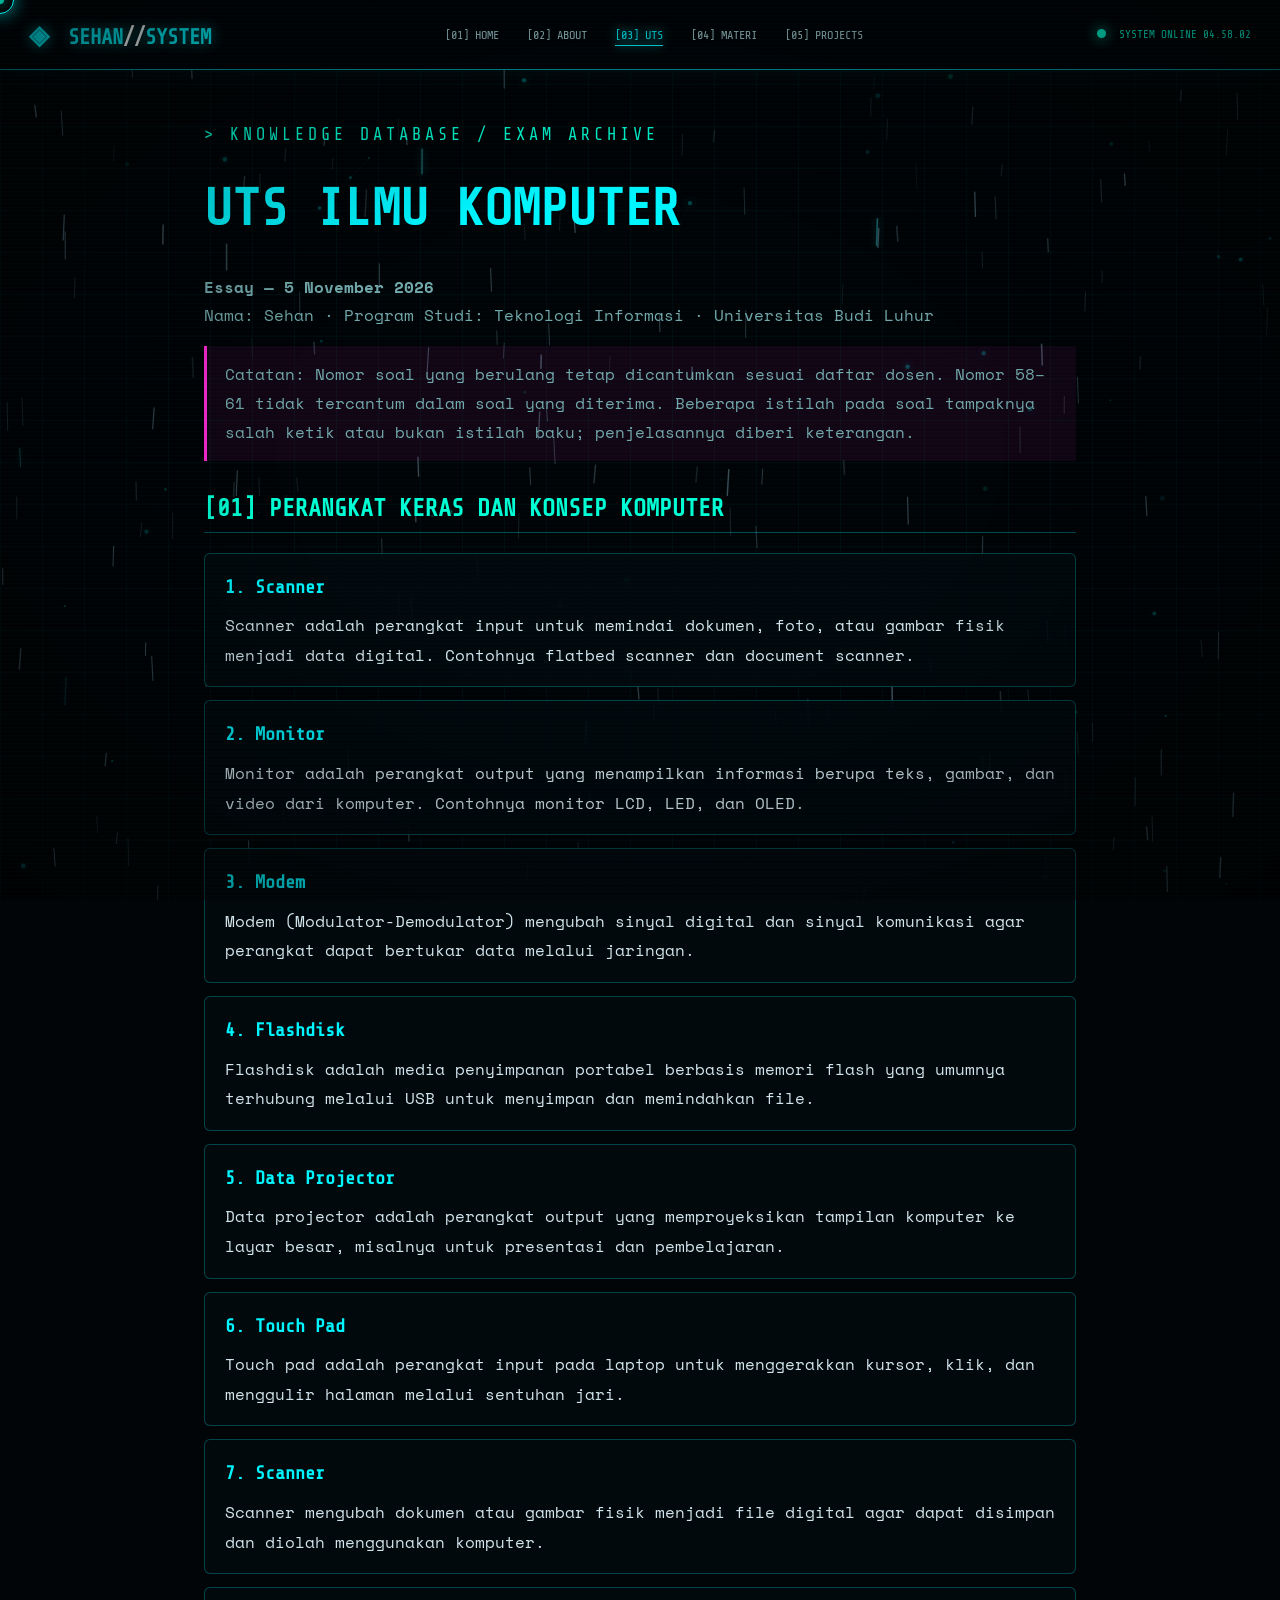
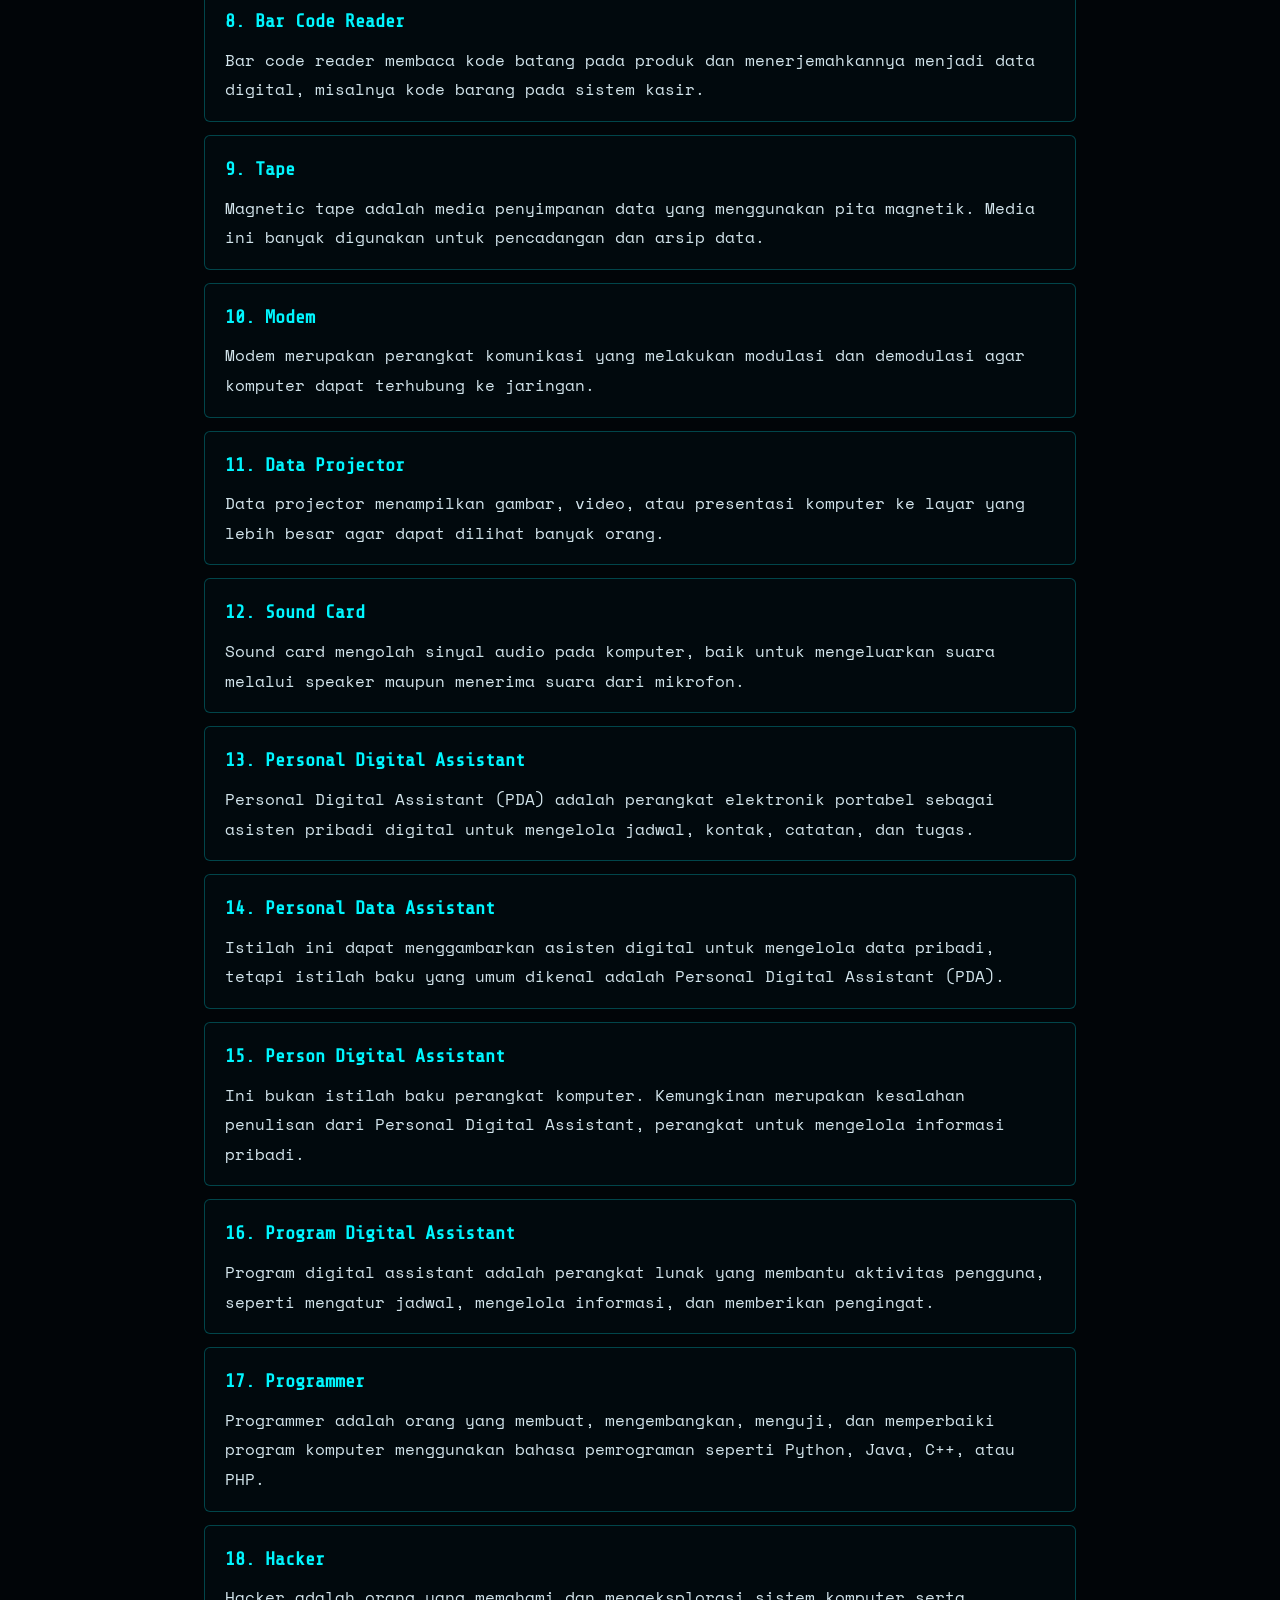
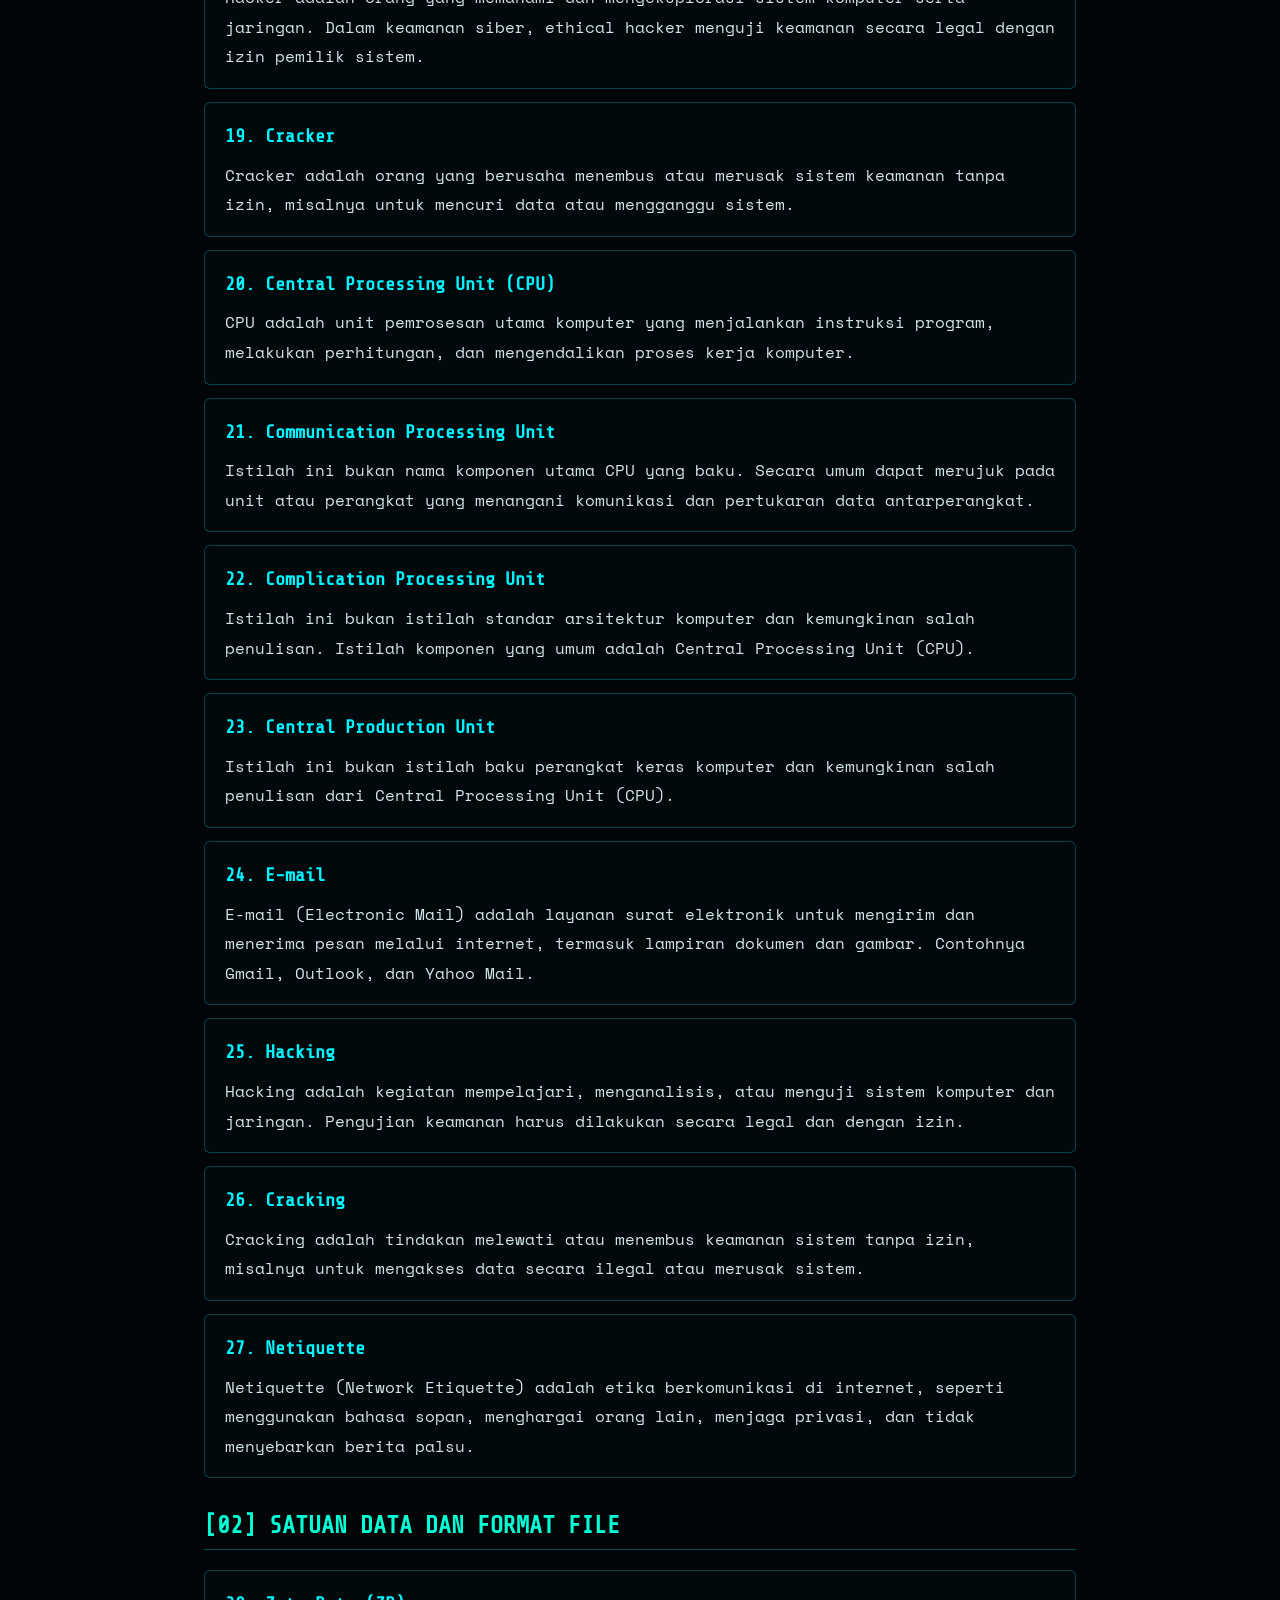
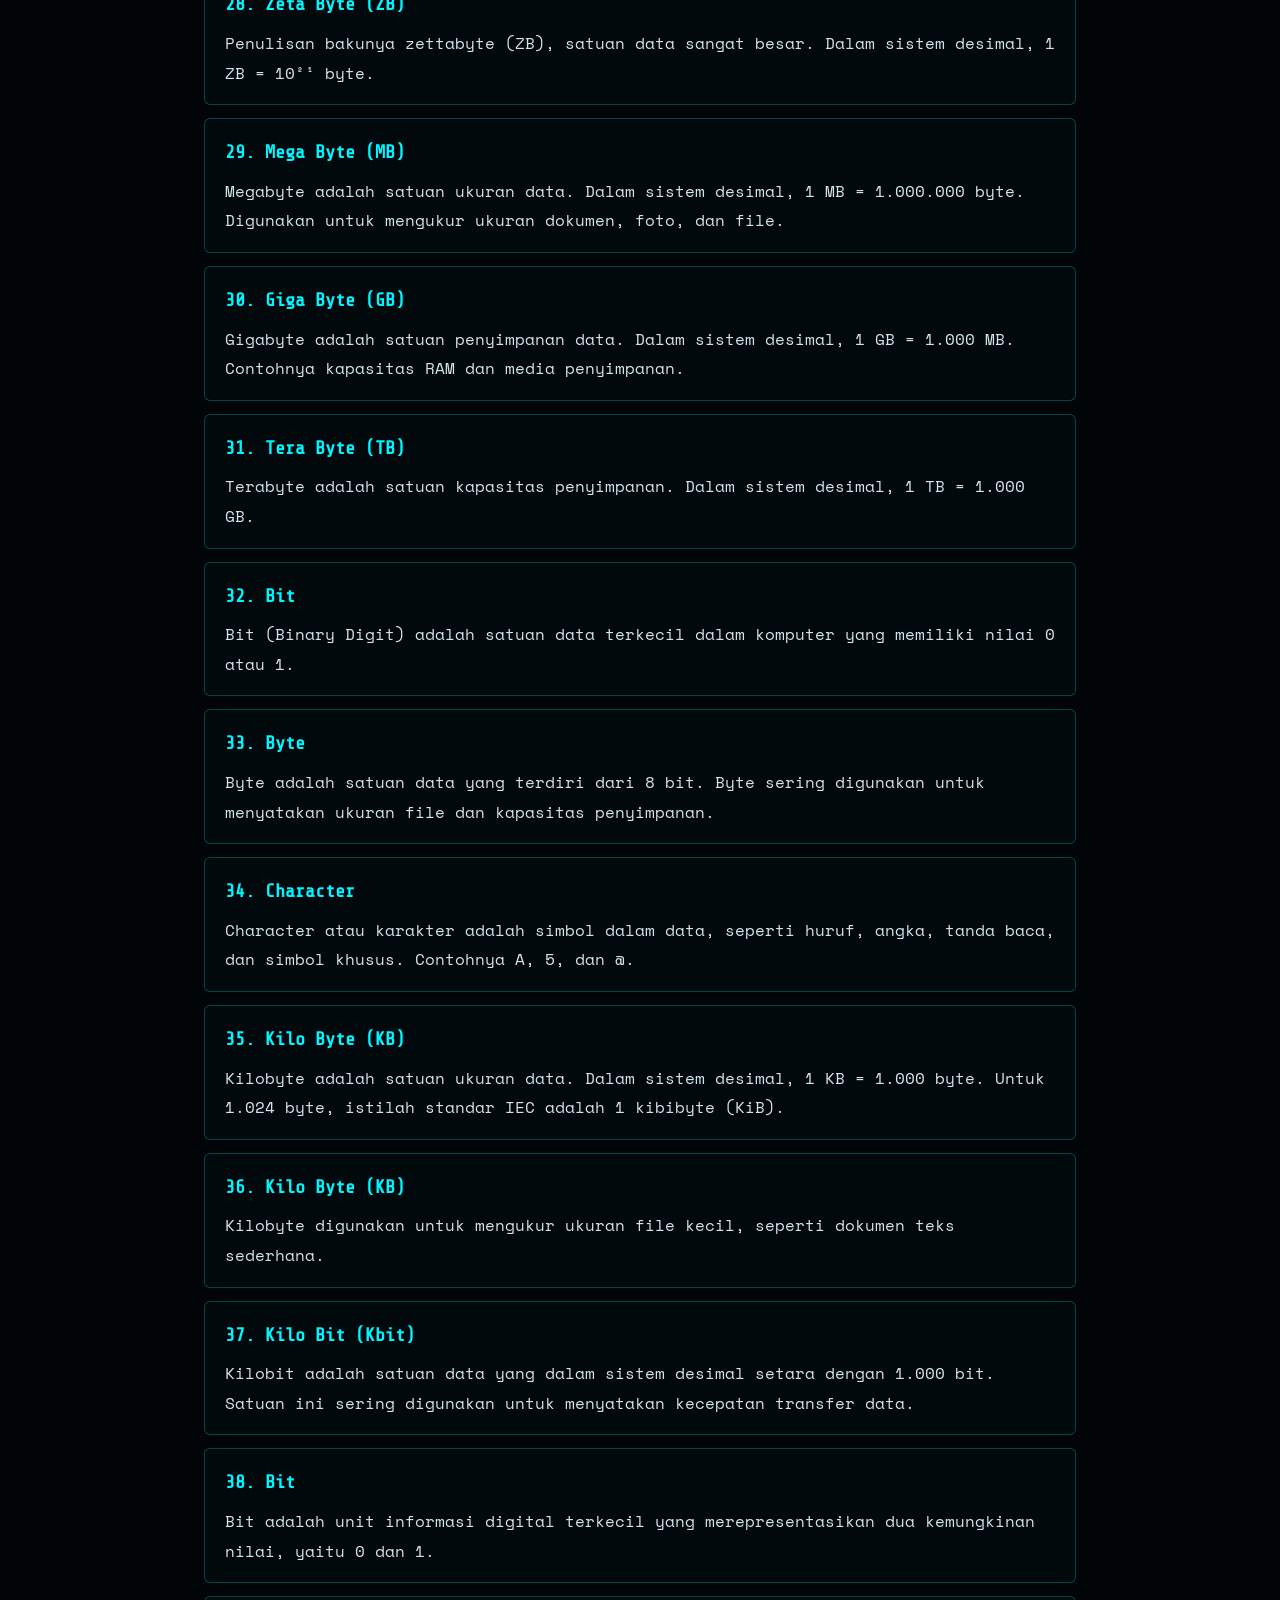
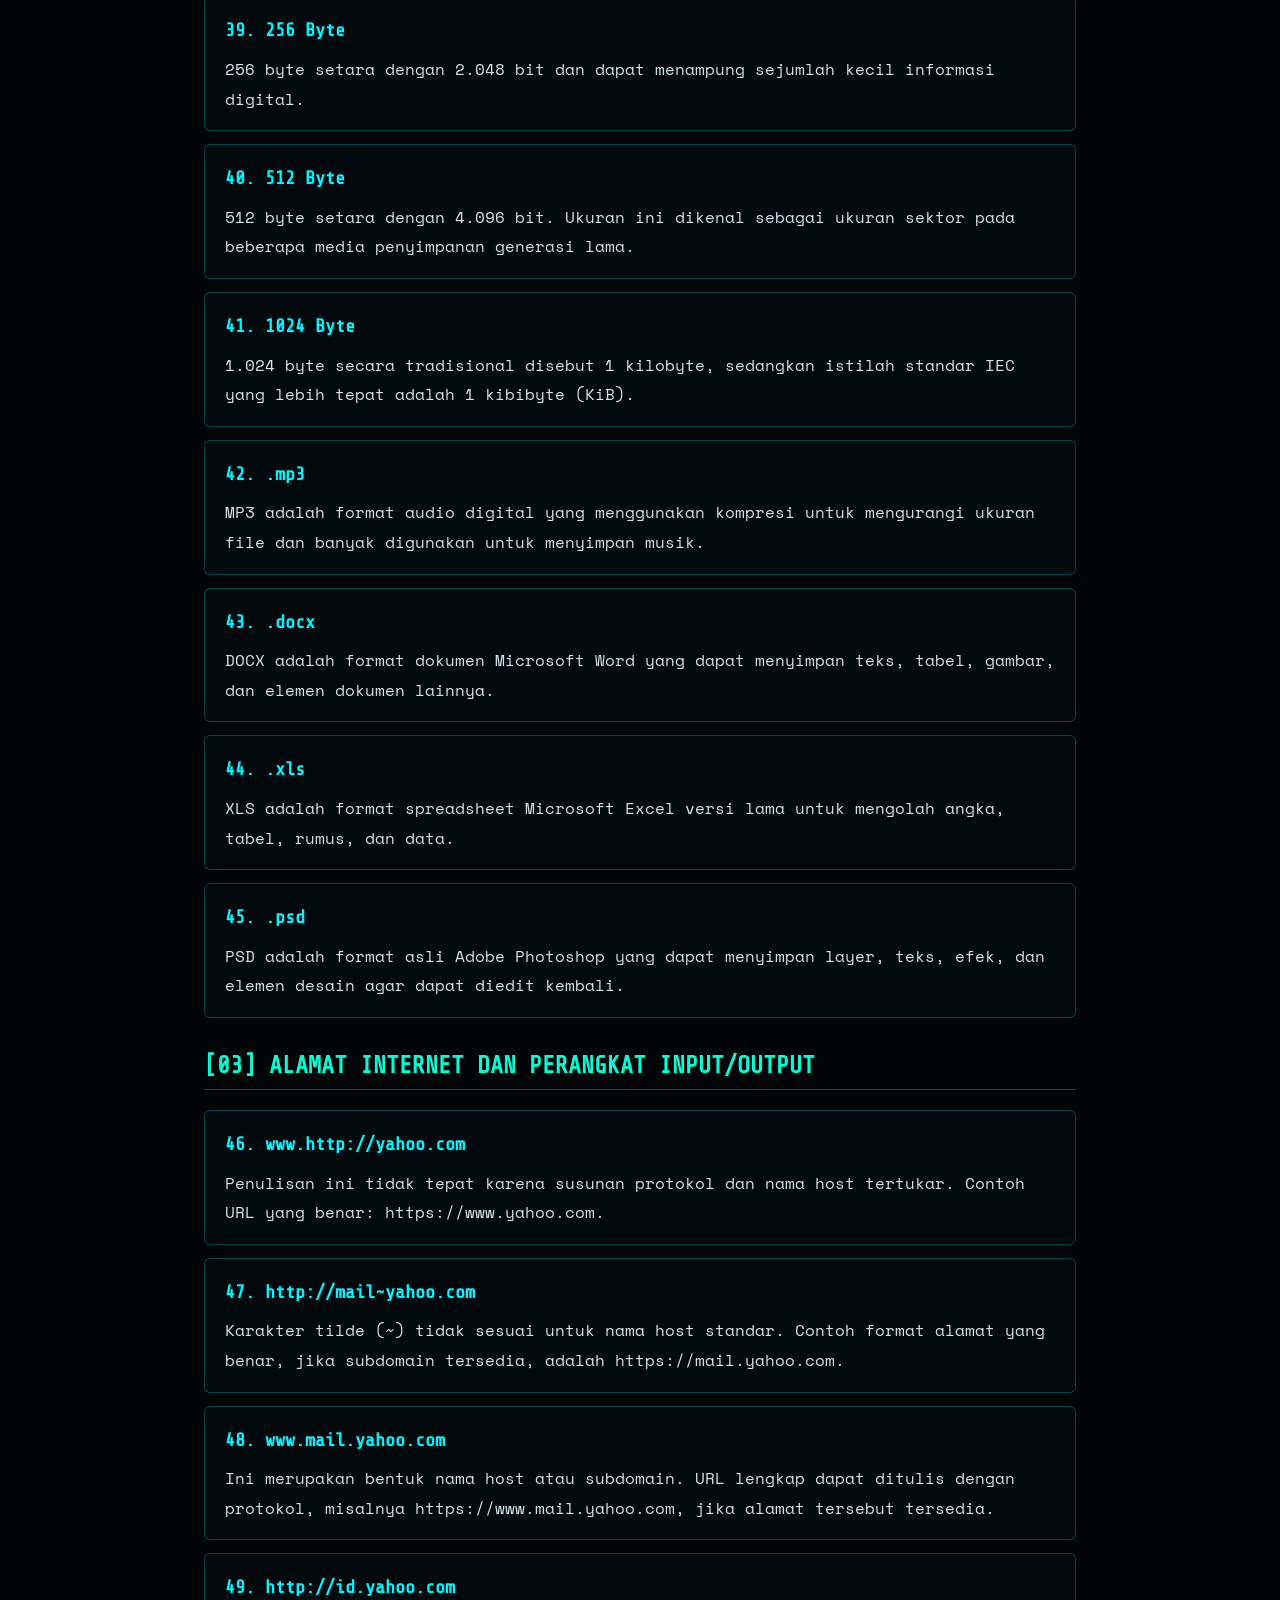
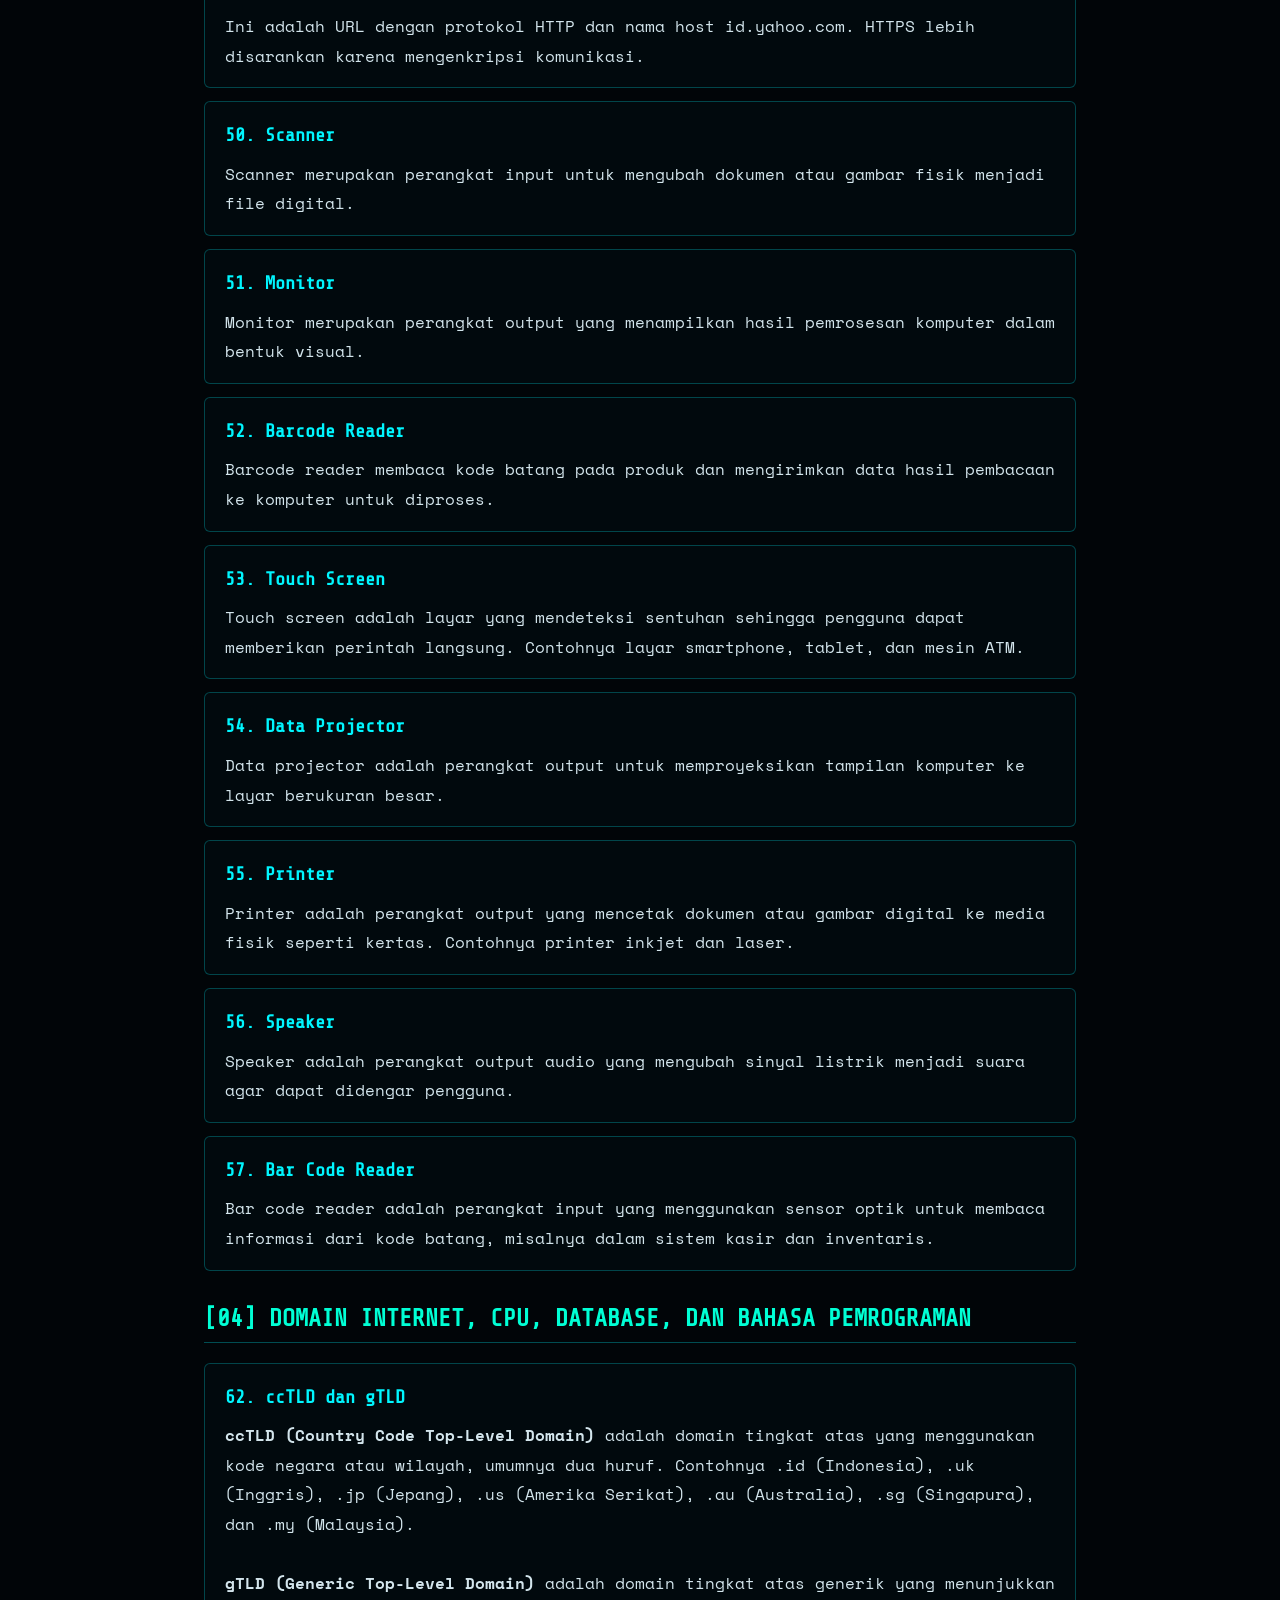
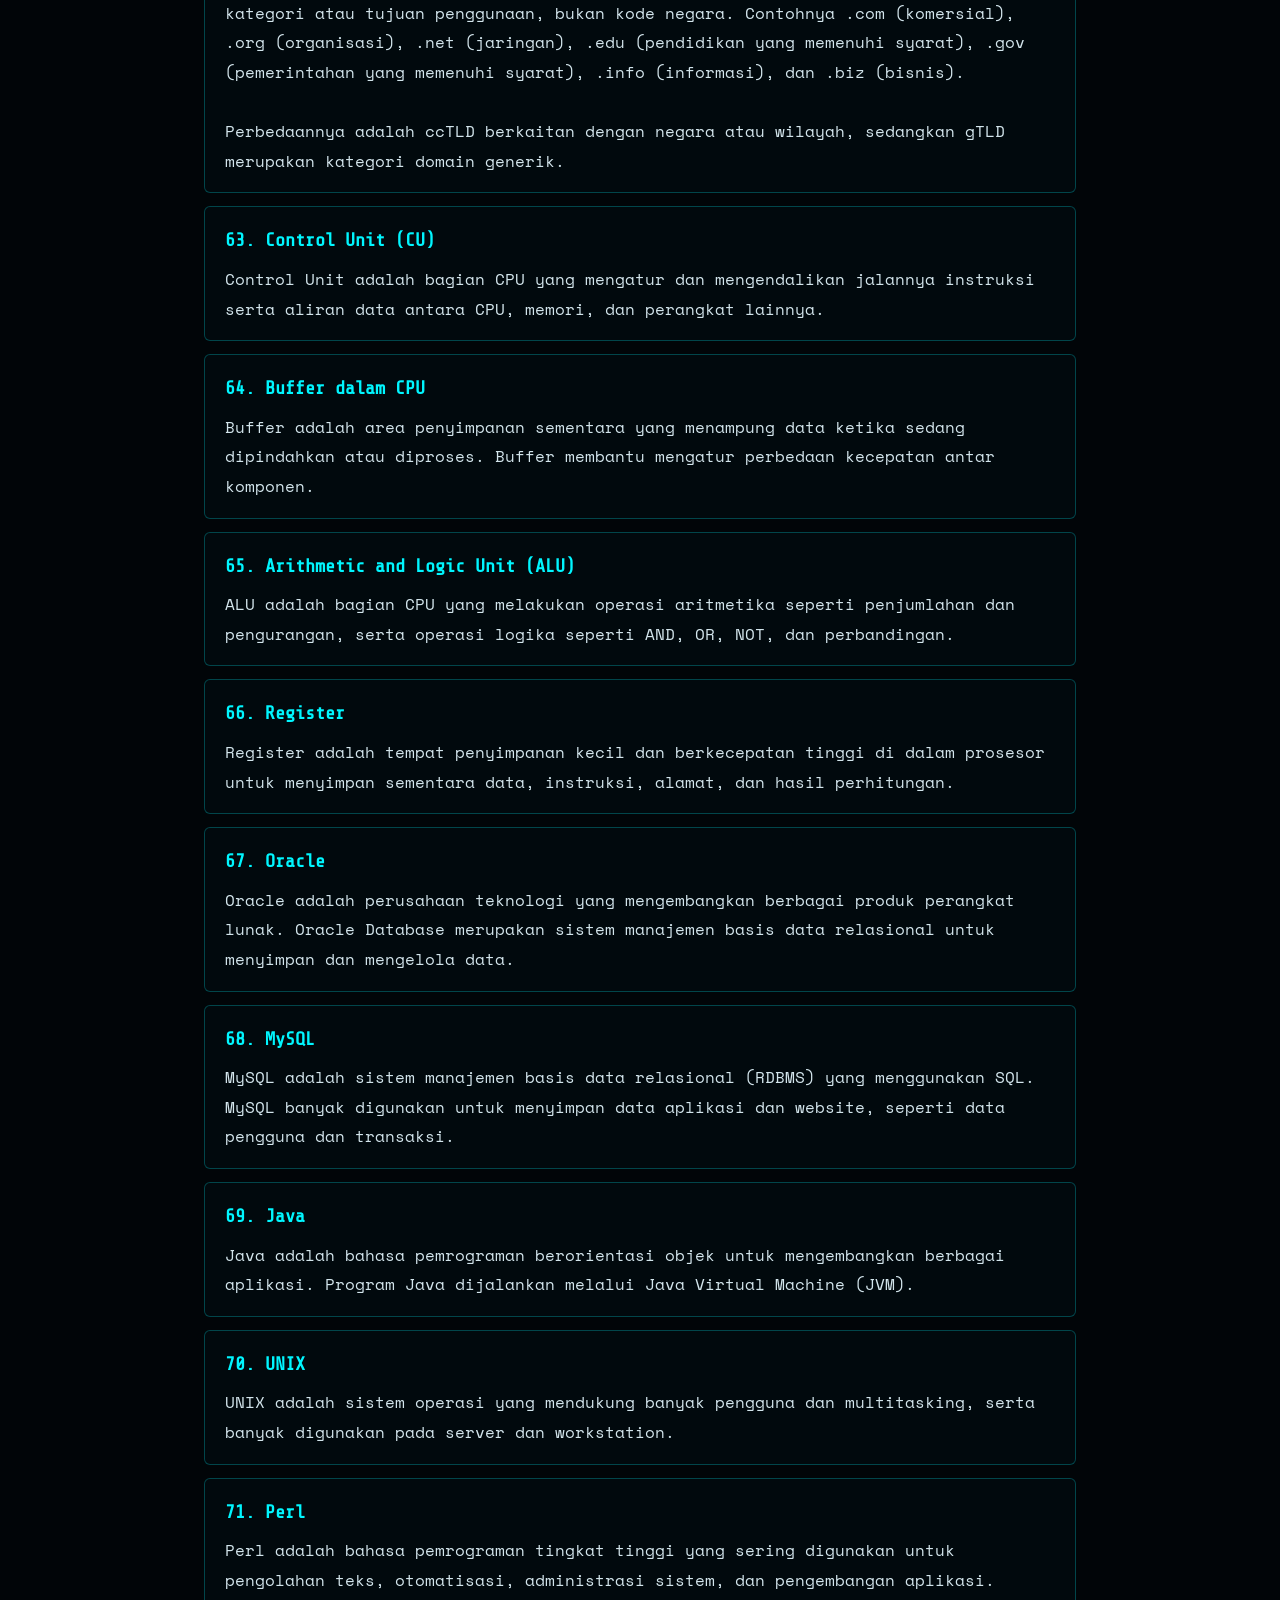
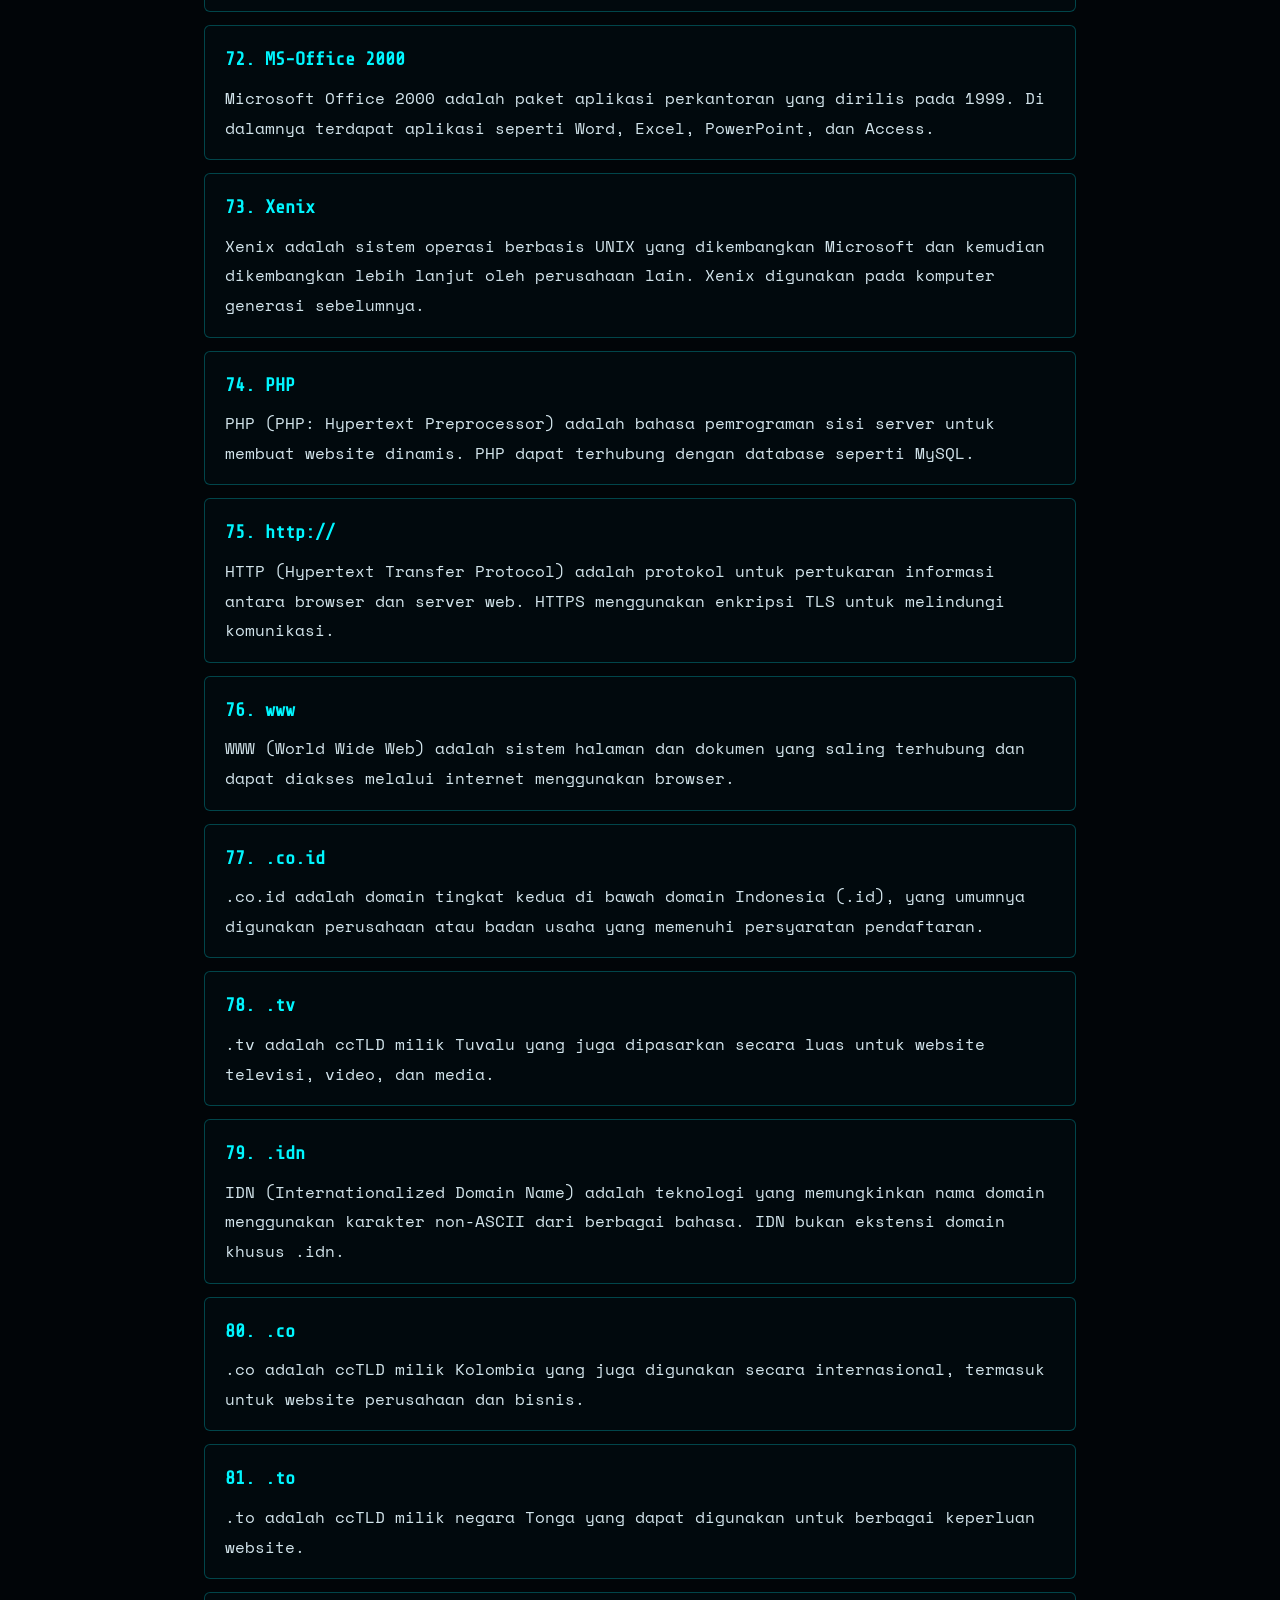
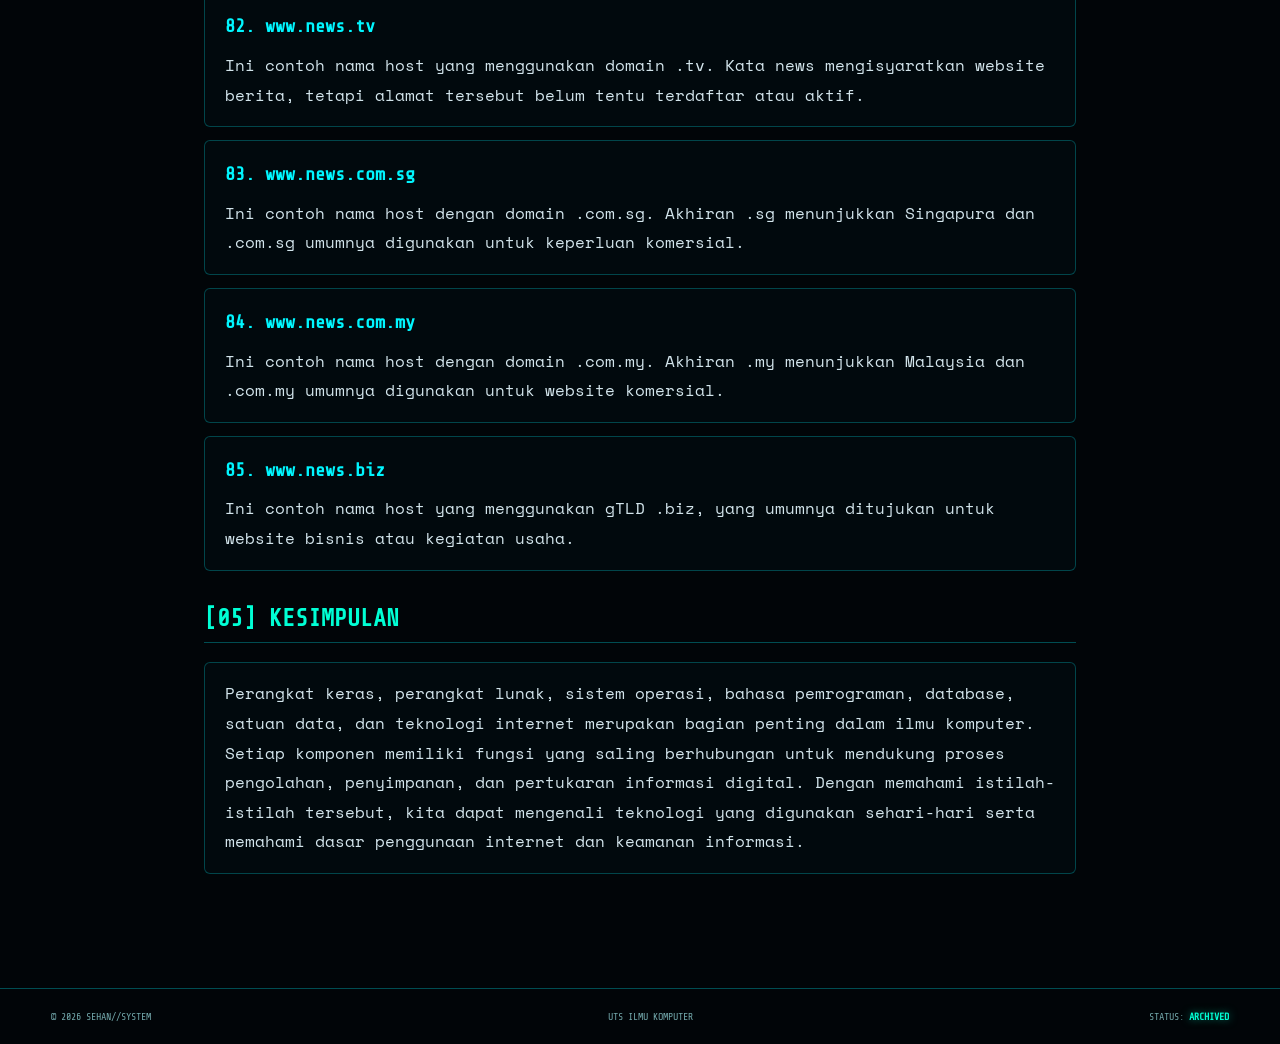
<file: uts-ilmu-komputer.html>
<!DOCTYPE html>
<html lang="id">
<head>
<meta charset="UTF-8"><meta name="viewport" content="width=device-width, initial-scale=1.0">
<meta name="description" content="Jawaban Essay UTS Ilmu Komputer — SEHAN//SYSTEM">
<title>UTS ILMU KOMPUTER — SEHAN//SYSTEM</title>
<link rel="preconnect" href="https://fonts.googleapis.com"><link rel="preconnect" href="https://fonts.gstatic.com" crossorigin>
<link href="https://fonts.googleapis.com/css2?family=Share+Tech+Mono&family=Space+Mono:wght@400;700&display=swap" rel="stylesheet">
<link rel="stylesheet" href="style.css">
<style>
.exam{max-width:1000px;margin:0 auto;padding:55px 5% 80px}.exam h1{font-family:"Share Tech Mono",monospace;color:var(--cyan);font-size:clamp(30px,5vw,52px)}.exam .lead{color:var(--muted);line-height:1.8}.exam section{margin:34px 0}.exam h2{font-family:"Share Tech Mono",monospace;color:var(--teal);border-bottom:1px solid rgba(0,246,255,.3);padding-bottom:10px}.exam article{background:rgba(2,10,15,.9);border:1px solid rgba(0,246,255,.25);border-radius:6px;padding:16px 20px;margin:13px 0;line-height:1.85}.exam article h3{font-family:"Share Tech Mono",monospace;color:var(--cyan);margin:0 0 7px}.exam article p{margin:0;color:#d3e5ec}.exam .notice{border-left:3px solid var(--pink);padding:14px 18px;background:rgba(255,43,214,.07);color:var(--muted);line-height:1.8}.exam footer{display:flex;justify-content:space-between;gap:12px;flex-wrap:wrap;color:var(--muted);padding:25px 5%;border-top:1px solid rgba(0,246,255,.2)}
</style></head>
<body>
<canvas id="matrix"></canvas><canvas id="particles"></canvas><canvas id="rain"></canvas><div class="grid"></div><div class="scanlines"></div><div class="vignette"></div><div id="cursor-glow"></div><div id="cursor-trail"></div>
<header class="navbar"><a class="brand" href="index.html"><span class="brand-mark">◈</span> SEHAN<span class="dim">//</span>SYSTEM</a>
<nav><a href="index.html">[01] HOME</a><a href="about.html">[02] ABOUT</a><a class="active" href="uts-ilmu-komputer.html">[03] UTS</a><a href="index.html#materi">[04] MATERI</a><a href="index.html#projects">[05] PROJECTS</a></nav><div class="online"><i></i> SYSTEM ONLINE <span id="clock">--:--:--</span></div></header>
<main class="exam">
<p class="eyebrow">&gt; KNOWLEDGE DATABASE / EXAM ARCHIVE</p><h1>UTS ILMU KOMPUTER</h1>
<p class="lead"><b>Essay — 5 November 2026</b><br>Nama: Sehan · Program Studi: Teknologi Informasi · Universitas Budi Luhur</p>
<div class="notice">Catatan: Nomor soal yang berulang tetap dicantumkan sesuai daftar dosen. Nomor 58–61 tidak tercantum dalam soal yang diterima. Beberapa istilah pada soal tampaknya salah ketik atau bukan istilah baku; penjelasannya diberi keterangan.</div>
<section><h2>[01] PERANGKAT KERAS DAN KONSEP KOMPUTER</h2>
<article><h3>1. Scanner</h3><p>Scanner adalah perangkat input untuk memindai dokumen, foto, atau gambar fisik menjadi data digital. Contohnya flatbed scanner dan document scanner.</p></article>
<article><h3>2. Monitor</h3><p>Monitor adalah perangkat output yang menampilkan informasi berupa teks, gambar, dan video dari komputer. Contohnya monitor LCD, LED, dan OLED.</p></article>
<article><h3>3. Modem</h3><p>Modem (Modulator-Demodulator) mengubah sinyal digital dan sinyal komunikasi agar perangkat dapat bertukar data melalui jaringan.</p></article>
<article><h3>4. Flashdisk</h3><p>Flashdisk adalah media penyimpanan portabel berbasis memori flash yang umumnya terhubung melalui USB untuk menyimpan dan memindahkan file.</p></article>
<article><h3>5. Data Projector</h3><p>Data projector adalah perangkat output yang memproyeksikan tampilan komputer ke layar besar, misalnya untuk presentasi dan pembelajaran.</p></article>
<article><h3>6. Touch Pad</h3><p>Touch pad adalah perangkat input pada laptop untuk menggerakkan kursor, klik, dan menggulir halaman melalui sentuhan jari.</p></article>
<article><h3>7. Scanner</h3><p>Scanner mengubah dokumen atau gambar fisik menjadi file digital agar dapat disimpan dan diolah menggunakan komputer.</p></article>
<article><h3>8. Bar Code Reader</h3><p>Bar code reader membaca kode batang pada produk dan menerjemahkannya menjadi data digital, misalnya kode barang pada sistem kasir.</p></article>
<article><h3>9. Tape</h3><p>Magnetic tape adalah media penyimpanan data yang menggunakan pita magnetik. Media ini banyak digunakan untuk pencadangan dan arsip data.</p></article>
<article><h3>10. Modem</h3><p>Modem merupakan perangkat komunikasi yang melakukan modulasi dan demodulasi agar komputer dapat terhubung ke jaringan.</p></article>
<article><h3>11. Data Projector</h3><p>Data projector menampilkan gambar, video, atau presentasi komputer ke layar yang lebih besar agar dapat dilihat banyak orang.</p></article>
<article><h3>12. Sound Card</h3><p>Sound card mengolah sinyal audio pada komputer, baik untuk mengeluarkan suara melalui speaker maupun menerima suara dari mikrofon.</p></article>
<article><h3>13. Personal Digital Assistant</h3><p>Personal Digital Assistant (PDA) adalah perangkat elektronik portabel sebagai asisten pribadi digital untuk mengelola jadwal, kontak, catatan, dan tugas.</p></article>
<article><h3>14. Personal Data Assistant</h3><p>Istilah ini dapat menggambarkan asisten digital untuk mengelola data pribadi, tetapi istilah baku yang umum dikenal adalah Personal Digital Assistant (PDA).</p></article>
<article><h3>15. Person Digital Assistant</h3><p>Ini bukan istilah baku perangkat komputer. Kemungkinan merupakan kesalahan penulisan dari Personal Digital Assistant, perangkat untuk mengelola informasi pribadi.</p></article>
<article><h3>16. Program Digital Assistant</h3><p>Program digital assistant adalah perangkat lunak yang membantu aktivitas pengguna, seperti mengatur jadwal, mengelola informasi, dan memberikan pengingat.</p></article>
<article><h3>17. Programmer</h3><p>Programmer adalah orang yang membuat, mengembangkan, menguji, dan memperbaiki program komputer menggunakan bahasa pemrograman seperti Python, Java, C++, atau PHP.</p></article>
<article><h3>18. Hacker</h3><p>Hacker adalah orang yang memahami dan mengeksplorasi sistem komputer serta jaringan. Dalam keamanan siber, ethical hacker menguji keamanan secara legal dengan izin pemilik sistem.</p></article>
<article><h3>19. Cracker</h3><p>Cracker adalah orang yang berusaha menembus atau merusak sistem keamanan tanpa izin, misalnya untuk mencuri data atau mengganggu sistem.</p></article>
<article><h3>20. Central Processing Unit (CPU)</h3><p>CPU adalah unit pemrosesan utama komputer yang menjalankan instruksi program, melakukan perhitungan, dan mengendalikan proses kerja komputer.</p></article>
<article><h3>21. Communication Processing Unit</h3><p>Istilah ini bukan nama komponen utama CPU yang baku. Secara umum dapat merujuk pada unit atau perangkat yang menangani komunikasi dan pertukaran data antarperangkat.</p></article>
<article><h3>22. Complication Processing Unit</h3><p>Istilah ini bukan istilah standar arsitektur komputer dan kemungkinan salah penulisan. Istilah komponen yang umum adalah Central Processing Unit (CPU).</p></article>
<article><h3>23. Central Production Unit</h3><p>Istilah ini bukan istilah baku perangkat keras komputer dan kemungkinan salah penulisan dari Central Processing Unit (CPU).</p></article>
<article><h3>24. E-mail</h3><p>E-mail (Electronic Mail) adalah layanan surat elektronik untuk mengirim dan menerima pesan melalui internet, termasuk lampiran dokumen dan gambar. Contohnya Gmail, Outlook, dan Yahoo Mail.</p></article>
<article><h3>25. Hacking</h3><p>Hacking adalah kegiatan mempelajari, menganalisis, atau menguji sistem komputer dan jaringan. Pengujian keamanan harus dilakukan secara legal dan dengan izin.</p></article>
<article><h3>26. Cracking</h3><p>Cracking adalah tindakan melewati atau menembus keamanan sistem tanpa izin, misalnya untuk mengakses data secara ilegal atau merusak sistem.</p></article>
<article><h3>27. Netiquette</h3><p>Netiquette (Network Etiquette) adalah etika berkomunikasi di internet, seperti menggunakan bahasa sopan, menghargai orang lain, menjaga privasi, dan tidak menyebarkan berita palsu.</p></article>
</section>
<section><h2>[02] SATUAN DATA DAN FORMAT FILE</h2>
<article><h3>28. Zeta Byte (ZB)</h3><p>Penulisan bakunya zettabyte (ZB), satuan data sangat besar. Dalam sistem desimal, 1 ZB = 10²¹ byte.</p></article>
<article><h3>29. Mega Byte (MB)</h3><p>Megabyte adalah satuan ukuran data. Dalam sistem desimal, 1 MB = 1.000.000 byte. Digunakan untuk mengukur ukuran dokumen, foto, dan file.</p></article>
<article><h3>30. Giga Byte (GB)</h3><p>Gigabyte adalah satuan penyimpanan data. Dalam sistem desimal, 1 GB = 1.000 MB. Contohnya kapasitas RAM dan media penyimpanan.</p></article>
<article><h3>31. Tera Byte (TB)</h3><p>Terabyte adalah satuan kapasitas penyimpanan. Dalam sistem desimal, 1 TB = 1.000 GB.</p></article>
<article><h3>32. Bit</h3><p>Bit (Binary Digit) adalah satuan data terkecil dalam komputer yang memiliki nilai 0 atau 1.</p></article>
<article><h3>33. Byte</h3><p>Byte adalah satuan data yang terdiri dari 8 bit. Byte sering digunakan untuk menyatakan ukuran file dan kapasitas penyimpanan.</p></article>
<article><h3>34. Character</h3><p>Character atau karakter adalah simbol dalam data, seperti huruf, angka, tanda baca, dan simbol khusus. Contohnya A, 5, dan @.</p></article>
<article><h3>35. Kilo Byte (KB)</h3><p>Kilobyte adalah satuan ukuran data. Dalam sistem desimal, 1 KB = 1.000 byte. Untuk 1.024 byte, istilah standar IEC adalah 1 kibibyte (KiB).</p></article>
<article><h3>36. Kilo Byte (KB)</h3><p>Kilobyte digunakan untuk mengukur ukuran file kecil, seperti dokumen teks sederhana.</p></article>
<article><h3>37. Kilo Bit (Kbit)</h3><p>Kilobit adalah satuan data yang dalam sistem desimal setara dengan 1.000 bit. Satuan ini sering digunakan untuk menyatakan kecepatan transfer data.</p></article>
<article><h3>38. Bit</h3><p>Bit adalah unit informasi digital terkecil yang merepresentasikan dua kemungkinan nilai, yaitu 0 dan 1.</p></article>
<article><h3>39. 256 Byte</h3><p>256 byte setara dengan 2.048 bit dan dapat menampung sejumlah kecil informasi digital.</p></article>
<article><h3>40. 512 Byte</h3><p>512 byte setara dengan 4.096 bit. Ukuran ini dikenal sebagai ukuran sektor pada beberapa media penyimpanan generasi lama.</p></article>
<article><h3>41. 1024 Byte</h3><p>1.024 byte secara tradisional disebut 1 kilobyte, sedangkan istilah standar IEC yang lebih tepat adalah 1 kibibyte (KiB).</p></article>
<article><h3>42. .mp3</h3><p>MP3 adalah format audio digital yang menggunakan kompresi untuk mengurangi ukuran file dan banyak digunakan untuk menyimpan musik.</p></article>
<article><h3>43. .docx</h3><p>DOCX adalah format dokumen Microsoft Word yang dapat menyimpan teks, tabel, gambar, dan elemen dokumen lainnya.</p></article>
<article><h3>44. .xls</h3><p>XLS adalah format spreadsheet Microsoft Excel versi lama untuk mengolah angka, tabel, rumus, dan data.</p></article>
<article><h3>45. .psd</h3><p>PSD adalah format asli Adobe Photoshop yang dapat menyimpan layer, teks, efek, dan elemen desain agar dapat diedit kembali.</p></article>
</section>
<section><h2>[03] ALAMAT INTERNET DAN PERANGKAT INPUT/OUTPUT</h2>
<article><h3>46. www.http://yahoo.com</h3><p>Penulisan ini tidak tepat karena susunan protokol dan nama host tertukar. Contoh URL yang benar: https://www.yahoo.com.</p></article>
<article><h3>47. http://mail~yahoo.com</h3><p>Karakter tilde (~) tidak sesuai untuk nama host standar. Contoh format alamat yang benar, jika subdomain tersedia, adalah https://mail.yahoo.com.</p></article>
<article><h3>48. www.mail.yahoo.com</h3><p>Ini merupakan bentuk nama host atau subdomain. URL lengkap dapat ditulis dengan protokol, misalnya https://www.mail.yahoo.com, jika alamat tersebut tersedia.</p></article>
<article><h3>49. http://id.yahoo.com</h3><p>Ini adalah URL dengan protokol HTTP dan nama host id.yahoo.com. HTTPS lebih disarankan karena mengenkripsi komunikasi.</p></article>
<article><h3>50. Scanner</h3><p>Scanner merupakan perangkat input untuk mengubah dokumen atau gambar fisik menjadi file digital.</p></article>
<article><h3>51. Monitor</h3><p>Monitor merupakan perangkat output yang menampilkan hasil pemrosesan komputer dalam bentuk visual.</p></article>
<article><h3>52. Barcode Reader</h3><p>Barcode reader membaca kode batang pada produk dan mengirimkan data hasil pembacaan ke komputer untuk diproses.</p></article>
<article><h3>53. Touch Screen</h3><p>Touch screen adalah layar yang mendeteksi sentuhan sehingga pengguna dapat memberikan perintah langsung. Contohnya layar smartphone, tablet, dan mesin ATM.</p></article>
<article><h3>54. Data Projector</h3><p>Data projector adalah perangkat output untuk memproyeksikan tampilan komputer ke layar berukuran besar.</p></article>
<article><h3>55. Printer</h3><p>Printer adalah perangkat output yang mencetak dokumen atau gambar digital ke media fisik seperti kertas. Contohnya printer inkjet dan laser.</p></article>
<article><h3>56. Speaker</h3><p>Speaker adalah perangkat output audio yang mengubah sinyal listrik menjadi suara agar dapat didengar pengguna.</p></article>
<article><h3>57. Bar Code Reader</h3><p>Bar code reader adalah perangkat input yang menggunakan sensor optik untuk membaca informasi dari kode batang, misalnya dalam sistem kasir dan inventaris.</p></article>
</section>
<section><h2>[04] DOMAIN INTERNET, CPU, DATABASE, DAN BAHASA PEMROGRAMAN</h2>
<article><h3>62. ccTLD dan gTLD</h3><p><b>ccTLD (Country Code Top-Level Domain)</b> adalah domain tingkat atas yang menggunakan kode negara atau wilayah, umumnya dua huruf. Contohnya .id (Indonesia), .uk (Inggris), .jp (Jepang), .us (Amerika Serikat), .au (Australia), .sg (Singapura), dan .my (Malaysia).<br><br><b>gTLD (Generic Top-Level Domain)</b> adalah domain tingkat atas generik yang menunjukkan kategori atau tujuan penggunaan, bukan kode negara. Contohnya .com (komersial), .org (organisasi), .net (jaringan), .edu (pendidikan yang memenuhi syarat), .gov (pemerintahan yang memenuhi syarat), .info (informasi), dan .biz (bisnis).<br><br>Perbedaannya adalah ccTLD berkaitan dengan negara atau wilayah, sedangkan gTLD merupakan kategori domain generik.</p></article>
<article><h3>63. Control Unit (CU)</h3><p>Control Unit adalah bagian CPU yang mengatur dan mengendalikan jalannya instruksi serta aliran data antara CPU, memori, dan perangkat lainnya.</p></article>
<article><h3>64. Buffer dalam CPU</h3><p>Buffer adalah area penyimpanan sementara yang menampung data ketika sedang dipindahkan atau diproses. Buffer membantu mengatur perbedaan kecepatan antar komponen.</p></article>
<article><h3>65. Arithmetic and Logic Unit (ALU)</h3><p>ALU adalah bagian CPU yang melakukan operasi aritmetika seperti penjumlahan dan pengurangan, serta operasi logika seperti AND, OR, NOT, dan perbandingan.</p></article>
<article><h3>66. Register</h3><p>Register adalah tempat penyimpanan kecil dan berkecepatan tinggi di dalam prosesor untuk menyimpan sementara data, instruksi, alamat, dan hasil perhitungan.</p></article>
<article><h3>67. Oracle</h3><p>Oracle adalah perusahaan teknologi yang mengembangkan berbagai produk perangkat lunak. Oracle Database merupakan sistem manajemen basis data relasional untuk menyimpan dan mengelola data.</p></article>
<article><h3>68. MySQL</h3><p>MySQL adalah sistem manajemen basis data relasional (RDBMS) yang menggunakan SQL. MySQL banyak digunakan untuk menyimpan data aplikasi dan website, seperti data pengguna dan transaksi.</p></article>
<article><h3>69. Java</h3><p>Java adalah bahasa pemrograman berorientasi objek untuk mengembangkan berbagai aplikasi. Program Java dijalankan melalui Java Virtual Machine (JVM).</p></article>
<article><h3>70. UNIX</h3><p>UNIX adalah sistem operasi yang mendukung banyak pengguna dan multitasking, serta banyak digunakan pada server dan workstation.</p></article>
<article><h3>71. Perl</h3><p>Perl adalah bahasa pemrograman tingkat tinggi yang sering digunakan untuk pengolahan teks, otomatisasi, administrasi sistem, dan pengembangan aplikasi.</p></article>
<article><h3>72. MS-Office 2000</h3><p>Microsoft Office 2000 adalah paket aplikasi perkantoran yang dirilis pada 1999. Di dalamnya terdapat aplikasi seperti Word, Excel, PowerPoint, dan Access.</p></article>
<article><h3>73. Xenix</h3><p>Xenix adalah sistem operasi berbasis UNIX yang dikembangkan Microsoft dan kemudian dikembangkan lebih lanjut oleh perusahaan lain. Xenix digunakan pada komputer generasi sebelumnya.</p></article>
<article><h3>74. PHP</h3><p>PHP (PHP: Hypertext Preprocessor) adalah bahasa pemrograman sisi server untuk membuat website dinamis. PHP dapat terhubung dengan database seperti MySQL.</p></article>
<article><h3>75. http://</h3><p>HTTP (Hypertext Transfer Protocol) adalah protokol untuk pertukaran informasi antara browser dan server web. HTTPS menggunakan enkripsi TLS untuk melindungi komunikasi.</p></article>
<article><h3>76. www</h3><p>WWW (World Wide Web) adalah sistem halaman dan dokumen yang saling terhubung dan dapat diakses melalui internet menggunakan browser.</p></article>
<article><h3>77. .co.id</h3><p>.co.id adalah domain tingkat kedua di bawah domain Indonesia (.id), yang umumnya digunakan perusahaan atau badan usaha yang memenuhi persyaratan pendaftaran.</p></article>
<article><h3>78. .tv</h3><p>.tv adalah ccTLD milik Tuvalu yang juga dipasarkan secara luas untuk website televisi, video, dan media.</p></article>
<article><h3>79. .idn</h3><p>IDN (Internationalized Domain Name) adalah teknologi yang memungkinkan nama domain menggunakan karakter non-ASCII dari berbagai bahasa. IDN bukan ekstensi domain khusus .idn.</p></article>
<article><h3>80. .co</h3><p>.co adalah ccTLD milik Kolombia yang juga digunakan secara internasional, termasuk untuk website perusahaan dan bisnis.</p></article>
<article><h3>81. .to</h3><p>.to adalah ccTLD milik negara Tonga yang dapat digunakan untuk berbagai keperluan website.</p></article>
<article><h3>82. www.news.tv</h3><p>Ini contoh nama host yang menggunakan domain .tv. Kata news mengisyaratkan website berita, tetapi alamat tersebut belum tentu terdaftar atau aktif.</p></article>
<article><h3>83. www.news.com.sg</h3><p>Ini contoh nama host dengan domain .com.sg. Akhiran .sg menunjukkan Singapura dan .com.sg umumnya digunakan untuk keperluan komersial.</p></article>
<article><h3>84. www.news.com.my</h3><p>Ini contoh nama host dengan domain .com.my. Akhiran .my menunjukkan Malaysia dan .com.my umumnya digunakan untuk website komersial.</p></article>
<article><h3>85. www.news.biz</h3><p>Ini contoh nama host yang menggunakan gTLD .biz, yang umumnya ditujukan untuk website bisnis atau kegiatan usaha.</p></article>
</section>
<section><h2>[05] KESIMPULAN</h2><article><p>Perangkat keras, perangkat lunak, sistem operasi, bahasa pemrograman, database, satuan data, dan teknologi internet merupakan bagian penting dalam ilmu komputer. Setiap komponen memiliki fungsi yang saling berhubungan untuk mendukung proses pengolahan, penyimpanan, dan pertukaran informasi digital. Dengan memahami istilah-istilah tersebut, kita dapat mengenali teknologi yang digunakan sehari-hari serta memahami dasar penggunaan internet dan keamanan informasi.</p></article></section>
</main>
<footer><span>© 2026 SEHAN//SYSTEM</span><span>UTS ILMU KOMPUTER</span><span>STATUS: <b class="neon">ARCHIVED</b></span></footer>
<script src="script.js"></script></body></html>
</file>
<file: style.css>
@import url('https://fonts.googleapis.com/css2?family=Share+Tech+Mono&family=Space+Mono:wght@400;700&display=swap');

:root {
  --bg: #010508;
  --panel: rgba(2, 10, 15, 0.88);
  --cyan: #00f6ff;
  --teal: #00ffd5;
  --pink: #ff2bd6;
  --text: #d8ffff;
  --muted: #73a9ac;
  --glow: 0 0 18px rgba(0, 246, 255, 0.45);
}

* {
  box-sizing: border-box;
}

html {
  scroll-behavior: smooth;
}

body {
  margin: 0;
  background: var(--bg);
  color: var(--text);
  font-family: "Space Mono", monospace;
  overflow-x: hidden;
  cursor: none;
}

a {
  color: inherit;
}

/* ========== BACKGROUND LAYERS ========== */
.grid {
  position: fixed;
  inset: 0;
  z-index: -4;
  background-image:
    linear-gradient(rgba(0, 246, 255, 0.04) 1px, transparent 1px),
    linear-gradient(90deg, rgba(0, 246, 255, 0.04) 1px, transparent 1px);
  background-size: 42px 42px;
  pointer-events: none;
  animation: grid-move 20s linear infinite;
}

.scanlines {
  position: fixed;
  inset: 0;
  z-index: 50;
  pointer-events: none;
  background: repeating-linear-gradient(
    to bottom,
    transparent 0,
    transparent 3px,
    rgba(0, 255, 213, 0.03) 4px
  );
  animation: scan 8s linear infinite;
}

.vignette {
  position: fixed;
  inset: 0;
  z-index: 40;
  pointer-events: none;
  background: radial-gradient(ellipse at center, transparent 40%, rgba(0, 0, 0, 0.55) 100%);
}

#matrix,
#particles,
#rain {
  position: fixed;
  inset: 0;
  width: 100%;
  height: 100%;
  z-index: -5;
  pointer-events: none;
}

#matrix {
  opacity: 0.10;
}

#particles {
  opacity: 0.45;
  z-index: -3;
}

#rain {
  opacity: 0.65;
  z-index: -2;
  mix-blend-mode: screen;
}

/* ========== CUSTOM CURSOR ========== */
#cursor-glow {
  position: fixed;
  width: 28px;
  height: 28px;
  border-radius: 50%;
  border: 1px solid var(--cyan);
  box-shadow: 0 0 18px rgba(0, 246, 255, 0.6);
  pointer-events: none;
  z-index: 9999;
  transform: translate(-50%, -50%);
  transition: width 0.15s, height 0.15s, border-color 0.15s;
  mix-blend-mode: screen;
}

#cursor-trail {
  position: fixed;
  width: 8px;
  height: 8px;
  border-radius: 50%;
  background: var(--teal);
  box-shadow: 0 0 12px var(--teal);
  pointer-events: none;
  z-index: 9998;
  transform: translate(-50%, -50%);
  opacity: 0.7;
}

body:hover #cursor-glow {
  width: 36px;
  height: 36px;
}

/* ========== NAVBAR ========== */
.navbar {
  height: 70px;
  padding: 0 2.3vw;
  display: flex;
  align-items: center;
  gap: 30px;
  justify-content: space-between;
  position: sticky;
  top: 0;
  z-index: 20;
  background: rgba(0, 6, 10, 0.92);
  border-bottom: 1px solid rgba(0, 246, 255, 0.6);
  box-shadow: 0 0 22px rgba(0, 246, 255, 0.08);
  backdrop-filter: blur(8px);
}

.brand {
  font: 700 21px "Share Tech Mono";
  text-decoration: none;
  color: var(--cyan);
  white-space: nowrap;
  text-shadow: 0 0 14px rgba(0, 246, 255, 0.6);
  transition: 0.25s;
}

.brand:hover {
  text-shadow: 0 0 22px var(--cyan), 0 0 40px rgba(0, 246, 255, 0.4);
}

.brand-mark {
  font-size: 26px;
  margin-right: 8px;
  display: inline-block;
  animation: spin-slow 12s linear infinite;
}

.dim {
  color: #fff;
}

nav {
  display: flex;
  gap: 28px;
  align-items: center;
}

nav a {
  font: 12px "Share Tech Mono";
  text-decoration: none;
  color: #9bc4c7;
  white-space: nowrap;
  position: relative;
  transition: 0.2s;
}

nav a::after {
  content: "";
  position: absolute;
  left: 0;
  bottom: -4px;
  width: 0;
  height: 1px;
  background: var(--cyan);
  box-shadow: 0 0 8px var(--cyan);
  transition: width 0.25s;
}

nav a:hover::after,
nav a.active::after {
  width: 100%;
}

nav a:hover,
nav a.active {
  color: var(--cyan);
  text-shadow: 0 0 12px var(--cyan);
}

.online {
  font: 11px "Share Tech Mono";
  color: var(--teal);
  white-space: nowrap;
}

.online i {
  display: inline-block;
  width: 9px;
  height: 9px;
  border-radius: 50%;
  background: var(--teal);
  box-shadow: 0 0 14px var(--teal);
  margin-right: 7px;
  animation: pulse 1.4s infinite;
}

/* ========== HERO ========== */
.hero {
  min-height: 560px;
  position: relative;
  overflow: hidden;
  border-bottom: 1px solid rgba(0, 246, 255, 0.35);
  display: flex;
  align-items: center;
  padding: 70px 2.5vw;
}

.hero-bg {
  position: absolute;
  inset: 0;
  background-image: url("assets/cyberpunk-reference.png");
  background-size: cover;
  background-position: center 30%;
  filter: saturate(1.35) contrast(1.2) brightness(1.05);
  z-index: -4;
  animation: city-pulse 8s ease-in-out infinite;
}

/* Neon glow overlay on the city */
.hero-bg::after {
  content: "";
  position: absolute;
  inset: 0;
  background:
    radial-gradient(ellipse at 65% 45%, rgba(0, 246, 255, 0.18) 0%, transparent 45%),
    radial-gradient(ellipse at 75% 55%, rgba(255, 43, 214, 0.12) 0%, transparent 40%),
    radial-gradient(ellipse at 50% 70%, rgba(0, 255, 213, 0.08) 0%, transparent 50%);
  mix-blend-mode: screen;
  pointer-events: none;
  animation: neon-flicker 4s ease-in-out infinite;
}

.hero-vignette {
  position: absolute;
  inset: 0;
  z-index: -1;
  background:
    linear-gradient(90deg, rgba(0, 4, 7, 0.90) 0%, rgba(0, 4, 7, 0.45) 32%, rgba(0, 4, 7, 0.08) 58%, rgba(0, 4, 7, 0.70) 100%),
    linear-gradient(0deg, rgba(0, 5, 8, 0.55), transparent 42%, rgba(0, 4, 7, 0.35));
  pointer-events: none;
}

.terminal,
.identity-panel,
.status-panel,
.card,
.mission {
  border: 1px solid rgba(0, 246, 255, 0.55);
  background: var(--panel);
  box-shadow:
    inset 0 0 30px rgba(0, 246, 255, 0.03),
    0 0 20px rgba(0, 246, 255, 0.06);
  transition: border-color 0.3s, box-shadow 0.3s;
}

.terminal:hover,
.identity-panel:hover,
.status-panel:hover,
.card:hover {
  border-color: rgba(0, 246, 255, 0.9);
  box-shadow:
    inset 0 0 35px rgba(0, 246, 255, 0.06),
    0 0 28px rgba(0, 246, 255, 0.15);
}

.terminal {
  position: absolute;
  left: 1.2vw;
  top: 30px;
  width: 220px;
  padding: 16px;
  color: var(--teal);
  font: 12px/1.65 "Share Tech Mono";
  overflow: hidden;
}

.terminal-head {
  padding-bottom: 9px;
  margin-bottom: 10px;
  border-bottom: 1px solid rgba(0, 246, 255, 0.3);
  color: var(--cyan);
}

.cursor,
.blink {
  animation: blink 0.7s infinite;
}

.identity-panel {
  position: absolute;
  left: 1.2vw;
  top: 175px;
  width: 220px;
  padding: 14px;
  display: flex;
  gap: 12px;
  font: 10px/1.65 "Share Tech Mono";
  color: var(--cyan);
}

.identity-panel b {
  display: block;
}

.icon {
  font-size: 34px;
}

.pulse-icon {
  animation: pulse-glow 2.2s ease-in-out infinite;
}

.left-tags {
  position: absolute;
  left: 1.3vw;
  bottom: 35px;
  display: flex;
  flex-direction: column;
  gap: 6px;
  color: var(--cyan);
  font: 12px "Share Tech Mono";
}

.left-tags .tag {
  opacity: 0.75;
  transition: 0.25s;
  transform: translateX(0);
}

.left-tags .tag:hover {
  opacity: 1;
  transform: translateX(6px);
  text-shadow: 0 0 10px var(--cyan);
}

.hero-copy {
  width: 560px;
  margin-left: 250px;
  z-index: 2;
}

.eyebrow {
  color: var(--teal);
  letter-spacing: 4px;
  font: 17px "Share Tech Mono";
  margin: 0 0 7px;
  animation: fade-in-up 0.8s ease-out;
}

.glitch {
  position: relative;
  font: 700 clamp(72px, 9vw, 118px)/0.86 "Share Tech Mono";
  letter-spacing: 3px;
  margin: 8px 0 18px;
  color: #f4ffff;
  text-shadow: 5px 0 var(--cyan), -4px 0 var(--pink);
  animation: flicker 5s infinite, glitch 4s infinite;
}

.glitch::before,
.glitch::after {
  content: attr(data-text);
  position: absolute;
  top: 0;
  left: 0;
  width: 100%;
  height: 100%;
  opacity: 0.8;
}

.glitch::before {
  color: var(--cyan);
  animation: glitch-1 2.5s infinite linear alternate-reverse;
  clip-path: polygon(0 0, 100% 0, 100% 35%, 0 35%);
  transform: translate(-3px, 0);
}

.glitch::after {
  color: var(--pink);
  animation: glitch-2 2.8s infinite linear alternate-reverse;
  clip-path: polygon(0 65%, 100% 65%, 100% 100%, 0 100%);
  transform: translate(3px, 0);
}

.hero-copy h2 {
  font: 700 18px "Share Tech Mono";
  margin: 0;
}

.hero-copy h2 strong {
  color: var(--cyan);
  text-shadow: 0 0 12px var(--cyan);
}

.uni {
  color: var(--cyan);
  font-weight: 700;
  letter-spacing: 1px;
}

.quote {
  border-left: 2px solid var(--teal);
  padding-left: 14px;
  color: #c5e8ea;
  line-height: 1.55;
  font-size: 13px;
  margin: 25px 0;
  position: relative;
}

.quote::before {
  content: "";
  position: absolute;
  left: -2px;
  top: 0;
  width: 2px;
  height: 0;
  background: var(--cyan);
  box-shadow: 0 0 10px var(--cyan);
  animation: quote-line 3s ease-in-out infinite;
}

.actions {
  display: flex;
  gap: 15px;
  flex-wrap: wrap;
}

.btn {
  display: inline-block;
  padding: 12px 22px;
  border: 1px solid var(--cyan);
  text-decoration: none;
  color: var(--cyan);
  font: 12px "Share Tech Mono";
  background: rgba(0, 246, 255, 0.03);
  transition: 0.25s;
  position: relative;
  overflow: hidden;
}

.btn::before {
  content: "";
  position: absolute;
  top: 0;
  left: -100%;
  width: 100%;
  height: 100%;
  background: linear-gradient(90deg, transparent, rgba(0, 246, 255, 0.25), transparent);
  transition: left 0.45s;
}

.btn:hover::before {
  left: 100%;
}

.btn:hover {
  transform: translateY(-3px);
  box-shadow: 0 0 26px rgba(0, 246, 255, 0.4);
  background: var(--cyan);
  color: #001014;
}

.btn.primary {
  background: var(--teal);
  color: #001014;
  box-shadow: 0 0 20px rgba(0, 255, 213, 0.35);
  border-color: var(--teal);
}

.btn.primary:hover {
  background: #fff;
  box-shadow: 0 0 30px rgba(0, 255, 213, 0.5);
}

.cyber-message {
  position: absolute;
  right: 7vw;
  top: 80px;
  color: var(--teal);
  font: 15px/1.7 "Share Tech Mono";
  letter-spacing: 2px;
  text-shadow: 0 0 10px rgba(0, 255, 213, 0.4);
  display: flex;
  flex-direction: column;
  gap: 2px;
}

.cyber-message .line {
  opacity: 0;
  animation: type-line 0.6s forwards;
}

.cyber-message .line:nth-child(1) { animation-delay: 0.8s; }
.cyber-message .line:nth-child(2) { animation-delay: 1.3s; }
.cyber-message .line:nth-child(3) { animation-delay: 1.8s; }

.social-rail {
  position: absolute;
  right: 1.1vw;
  top: 95px;
  display: flex;
  flex-direction: column;
  gap: 12px;
  padding: 10px;
  border: 1px solid rgba(0, 246, 255, 0.55);
  border-radius: 10px;
  background: rgba(0, 8, 12, 0.6);
}

.social-rail a {
  width: 28px;
  height: 28px;
  display: grid;
  place-items: center;
  text-decoration: none;
  color: var(--cyan);
  font: bold 15px "Share Tech Mono";
  transition: 0.2s;
  border-radius: 4px;
}

.social-rail a:hover {
  color: #fff;
  text-shadow: 0 0 14px var(--cyan);
  background: rgba(0, 246, 255, 0.15);
  transform: scale(1.1);
}

.status-panel {
  position: absolute;
  right: 1.5vw;
  bottom: 28px;
  width: 210px;
  padding: 14px;
}

.status-panel h3 {
  font: 14px "Share Tech Mono";
  color: var(--teal);
  margin: 0 0 13px;
}

.status-row {
  display: grid;
  grid-template-columns: 34px 1fr 33px;
  gap: 7px;
  align-items: center;
  font: 10px "Share Tech Mono";
  margin: 10px 0;
}

.status-row div,
.skill > div {
  height: 7px;
  background: #08242b;
  border: 1px solid rgba(0, 246, 255, 0.25);
  overflow: hidden;
  position: relative;
}

.status-row i,
.skill i {
  display: block;
  height: 100%;
  background: linear-gradient(90deg, var(--cyan), var(--teal));
  box-shadow: 0 0 10px var(--cyan);
  animation: load 1.4s ease-out;
  position: relative;
}

.status-row i::after,
.skill i::after {
  content: "";
  position: absolute;
  top: 0;
  left: 0;
  right: 0;
  bottom: 0;
  background: linear-gradient(90deg, transparent, rgba(255, 255, 255, 0.35), transparent);
  animation: shimmer 2.2s infinite;
}

/* ========== DASHBOARD ========== */
.dashboard {
  max-width: 1240px;
  margin: 18px auto 0;
  padding: 0 15px;
  display: grid;
  grid-template-columns: 1.15fr 1fr 1fr;
  gap: 18px;
}

.card {
  padding: 22px;
  min-height: 300px;
  position: relative;
  overflow: hidden;
}

.card::before {
  content: "";
  position: absolute;
  top: 0;
  left: -100%;
  width: 60%;
  height: 100%;
  background: linear-gradient(90deg, transparent, rgba(0, 246, 255, 0.04), transparent);
  transition: left 0.6s;
  pointer-events: none;
}

.card:hover::before {
  left: 120%;
}

.card h2 {
  font: 16px "Share Tech Mono";
  color: var(--cyan);
  margin: 0 0 20px;
  text-shadow: 0 0 8px rgba(0, 246, 255, 0.3);
}

.card p {
  font-size: 12px;
  line-height: 1.7;
  color: #b5dfe2;
}

.about-content {
  display: grid;
  grid-template-columns: 150px 1fr;
  gap: 18px;
}

.portrait {
  min-height: 200px;
  border: 1px solid var(--cyan);
  background: linear-gradient(135deg, #02080d, #0b1920 45%, #02151c);
  display: flex;
  align-items: flex-end;
  padding: 10px;
  color: var(--cyan);
  font: 10px "Share Tech Mono";
  box-shadow:
    inset 0 0 30px rgba(0, 246, 255, 0.08),
    0 0 16px rgba(0, 246, 255, 0.15);
  position: relative;
  overflow: hidden;
}

.portrait-img {
  position: absolute;
  inset: 0;
  width: 100%;
  height: 100%;
  object-fit: cover;
  object-position: center top;
  /* Efek pucat + cyber */
  filter: grayscale(0.55) brightness(1.15) contrast(1.05) saturate(0.35);
  z-index: 0;
}

/* Overlay cyan tipis biar lebih cyber & pucat */
.portrait-overlay {
  position: absolute;
  inset: 0;
  background:
    linear-gradient(180deg, rgba(0, 20, 30, 0.15) 0%, rgba(0, 40, 50, 0.45) 100%),
    radial-gradient(ellipse at center, transparent 30%, rgba(0, 10, 20, 0.4) 100%);
  mix-blend-mode: multiply;
  z-index: 1;
  pointer-events: none;
}

.portrait-overlay::after {
  content: "";
  position: absolute;
  inset: 0;
  background: linear-gradient(
    180deg,
    transparent 0%,
    rgba(0, 246, 255, 0.06) 50%,
    transparent 100%
  );
  mix-blend-mode: screen;
}

.portrait-scan {
  position: absolute;
  top: 0;
  left: 0;
  width: 100%;
  height: 3px;
  background: linear-gradient(90deg, transparent, var(--cyan), transparent);
  box-shadow: 0 0 12px var(--cyan);
  animation: scan-vertical 3s linear infinite;
  z-index: 2;
}

.portrait span {
  position: relative;
  z-index: 3;
  text-shadow: 0 0 8px rgba(0, 0, 0, 0.9);
  background: rgba(0, 8, 12, 0.65);
  padding: 3px 6px;
  border: 1px solid rgba(0, 246, 255, 0.35);
}

.facts {
  list-style: none;
  padding: 0;
  margin: 14px 0;
  color: var(--cyan);
  font-size: 11px;
  line-height: 2;
}

.skill {
  display: grid;
  grid-template-columns: 1fr 42px;
  gap: 6px;
  margin: 14px 0;
  font-size: 11px;
}

.skill b {
  color: var(--teal);
}

.skill > div {
  grid-column: 1 / -1;
}

.project {
  display: flex;
  align-items: center;
  gap: 12px;
  padding: 12px 0;
  border-bottom: 1px solid rgba(0, 246, 255, 0.18);
  text-decoration: none;
  transition: 0.25s;
}

.project:hover {
  transform: translateX(8px);
  color: var(--cyan);
}

.project:hover .project-icon {
  box-shadow: 0 0 16px var(--cyan);
  background: rgba(0, 246, 255, 0.12);
}

.project-icon {
  width: 42px;
  height: 42px;
  border: 1px solid var(--cyan);
  display: grid;
  place-items: center;
  font-size: 20px;
  transition: 0.25s;
  flex-shrink: 0;
}

.project div {
  flex: 1;
}

.project strong,
.project small {
  display: block;
}

.project strong {
  font-size: 12px;
}

.project small {
  font-size: 9px;
  color: var(--muted);
  margin-top: 4px;
}

.project em {
  font-size: 25px;
  color: var(--cyan);
  font-style: normal;
  transition: 0.25s;
}

.project:hover em {
  transform: translateX(4px);
}

/* ========== MISSION ========== */
.mission {
  max-width: 1100px;
  margin: 25px auto 45px;
  padding: 18px 25px;
  display: flex;
  justify-content: space-between;
  align-items: center;
  gap: 20px;
}

.mini-terminal {
  font: 10px/1.6 "Share Tech Mono";
  color: var(--teal);
}

.mission h2 {
  font: 24px "Share Tech Mono";
  letter-spacing: 3px;
  color: #fff;
  text-shadow: 0 0 12px var(--cyan);
  margin: 0;
}

/* ========== FOOTER ========== */
footer {
  border-top: 1px solid rgba(0, 246, 255, 0.3);
  padding: 22px 4vw;
  display: flex;
  justify-content: space-between;
  gap: 15px;
  color: var(--muted);
  font: 10px "Share Tech Mono";
}

footer b,
.neon {
  color: var(--teal);
  text-shadow: 0 0 8px rgba(0, 255, 213, 0.5);
}

/* ========== ABOUT PAGE ========== */
.about-page {
  max-width: 1100px;
  margin: auto;
  padding: 85px 25px;
  min-height: calc(100vh - 140px);
}

.about-page h1 {
  font-size: clamp(58px, 9vw, 105px);
}

.about-grid {
  display: grid;
  grid-template-columns: 1fr 1fr;
  gap: 18px;
  margin: 25px 0;
}

.quote-line {
  color: var(--cyan) !important;
  border-left: 2px solid var(--cyan);
  padding-left: 14px;
}

/* ========== ANIMATIONS ========== */
@keyframes pulse {
  50% { opacity: 0.25; }
}

@keyframes blink {
  50% { opacity: 0; }
}

@keyframes load {
  from { width: 0; }
}

@keyframes flicker {
  0%, 18%, 22%, 63%, 64%, 65%, 100% { opacity: 1; }
  20%, 62% { opacity: 0.75; }
}

@keyframes glitch {
  0%, 90%, 100% { transform: translate(0); }
  91% { transform: translate(-3px, 2px); }
  92% { transform: translate(3px, -2px); }
  93% { transform: translate(-2px, 0); }
}

@keyframes glitch-1 {
  0% { transform: translate(0); }
  20% { transform: translate(-4px, 2px); }
  40% { transform: translate(3px, -1px); }
  60% { transform: translate(-2px, 3px); }
  80% { transform: translate(4px, 0); }
  100% { transform: translate(0); }
}

@keyframes glitch-2 {
  0% { transform: translate(0); }
  25% { transform: translate(3px, -2px); }
  50% { transform: translate(-4px, 1px); }
  75% { transform: translate(2px, 3px); }
  100% { transform: translate(0); }
}

@keyframes pulse-glow {
  0%, 100% {
    text-shadow: 0 0 8px var(--cyan);
    opacity: 1;
  }
  50% {
    text-shadow: 0 0 20px var(--cyan), 0 0 35px rgba(0, 246, 255, 0.5);
    opacity: 0.85;
  }
}

@keyframes shimmer {
  0% { transform: translateX(-100%); }
  100% { transform: translateX(100%); }
}

@keyframes scan-vertical {
  0% { top: -5%; }
  100% { top: 105%; }
}

@keyframes quote-line {
  0%, 100% { height: 0; top: 0; }
  50% { height: 100%; top: 0; }
}

@keyframes fade-in-up {
  from {
    opacity: 0;
    transform: translateY(12px);
  }
  to {
    opacity: 1;
    transform: translateY(0);
  }
}

@keyframes type-line {
  from {
    opacity: 0;
    transform: translateX(-10px);
  }
  to {
    opacity: 1;
    transform: translateX(0);
  }
}

@keyframes grid-move {
  0% { background-position: 0 0; }
  100% { background-position: 42px 42px; }
}

@keyframes scan {
  0% { background-position: 0 0; }
  100% { background-position: 0 100%; }
}

@keyframes spin-slow {
  from { transform: rotate(0deg); }
  to { transform: rotate(360deg); }
}

@keyframes city-pulse {
  0%, 100% {
    filter: saturate(1.35) contrast(1.2) brightness(1.05);
  }
  50% {
    filter: saturate(1.5) contrast(1.25) brightness(1.15);
  }
}

@keyframes neon-flicker {
  0%, 100% { opacity: 1; }
  40% { opacity: 0.85; }
  42% { opacity: 1; }
  60% { opacity: 0.9; }
  62% { opacity: 1; }
}

/* ========== RESPONSIVE ========== */
@media (max-width: 1050px) {
  nav { gap: 12px; }
  .terminal,
  .identity-panel,
  .left-tags { display: none; }
  .hero-copy { margin-left: 0; }
  .cyber-message { right: 8vw; }
  .dashboard { grid-template-columns: 1fr; }
  .mission { margin: 25px 15px 40px; }
}

@media (max-width: 700px) {
  body { cursor: auto; }
  #cursor-glow,
  #cursor-trail { display: none; }

  .navbar {
    height: auto;
    padding: 14px;
    flex-wrap: wrap;
  }

  .brand { font-size: 18px; }

  nav {
    order: 3;
    width: 100%;
    overflow: auto;
  }

  .online { display: none; }

  .hero {
    min-height: 650px;
    padding: 60px 20px;
    align-items: center;
  }

  .hero-copy { width: 100%; }
  .glitch { font-size: 65px; }

  .cyber-message,
  .social-rail,
  .status-panel { display: none; }

  .hero-copy h2 { font-size: 14px; }
  .quote { font-size: 11px; }

  .dashboard { padding: 0 12px; }
  .about-content { grid-template-columns: 1fr; }
  .about-grid { grid-template-columns: 1fr; }

  .mission {
    flex-direction: column;
    align-items: flex-start;
  }

  .mission h2 { font-size: 19px; }

  footer { flex-direction: column; }
}
</file>
